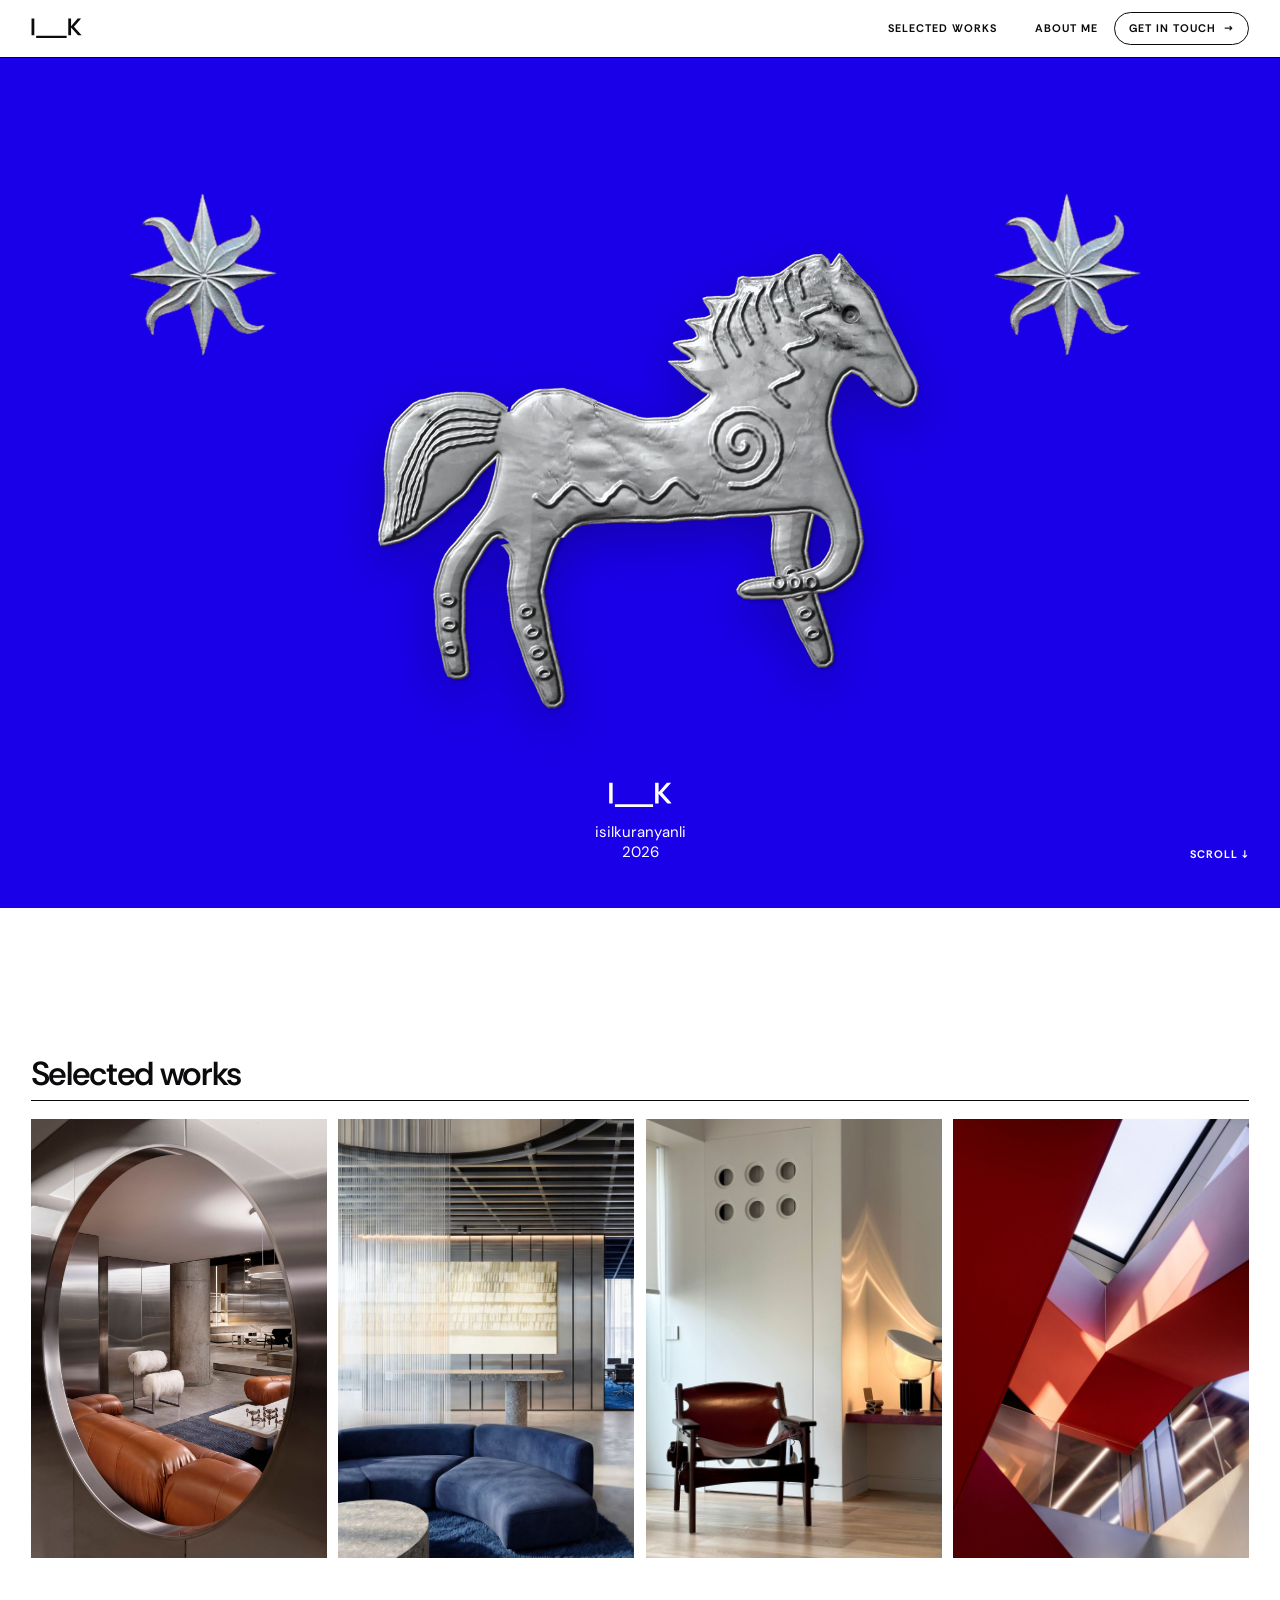
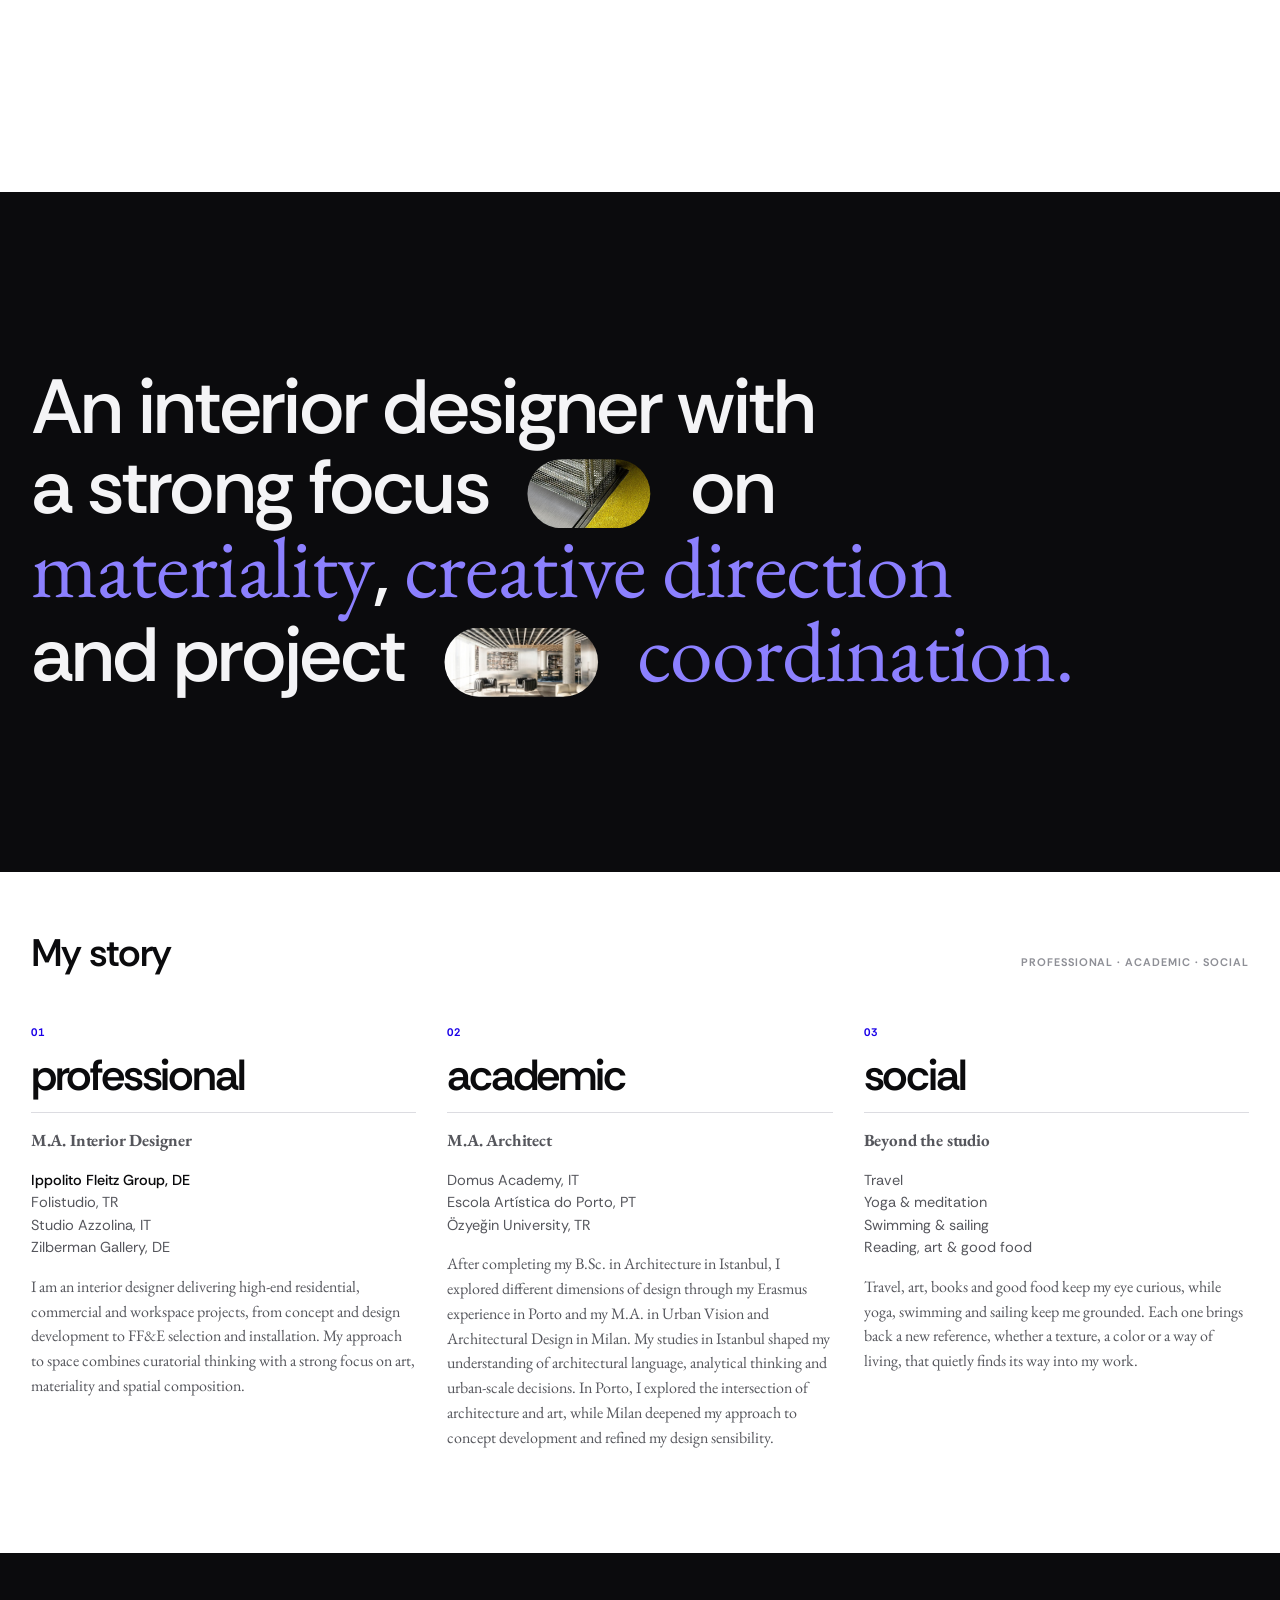
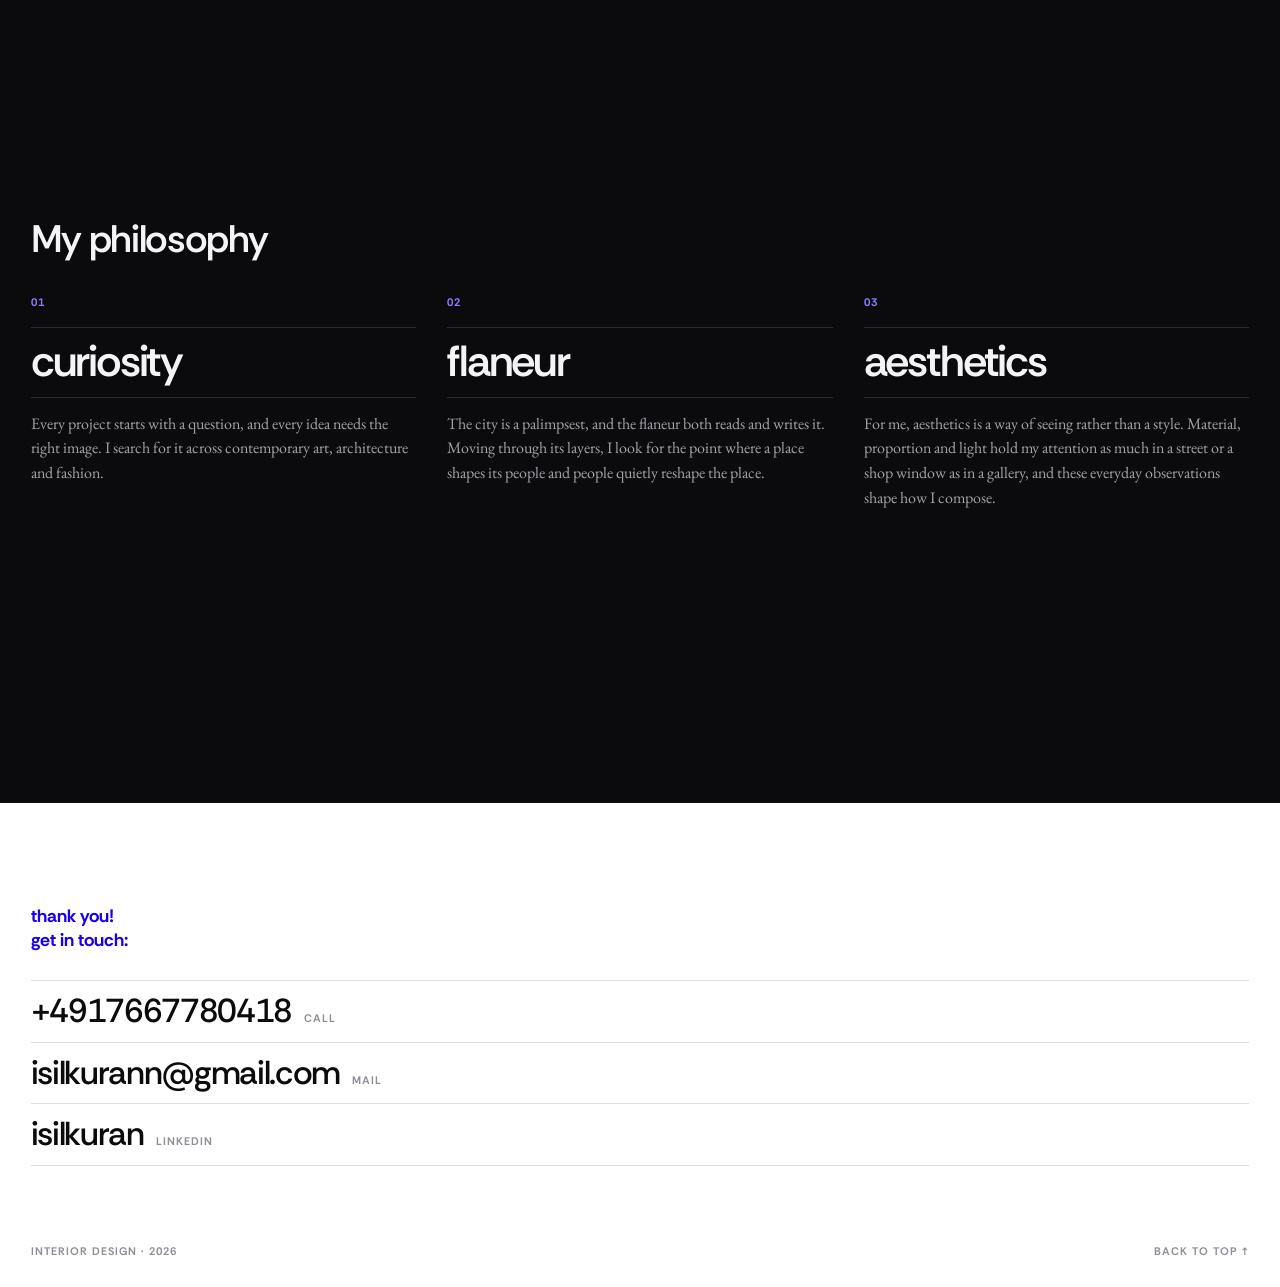
<file: index.html>
<!doctype html>
<html lang="en">
<head>
<meta charset="utf-8">
<meta name="viewport" content="width=device-width,initial-scale=1,viewport-fit=cover">
<title>ısılkuranyanlı · Interior Design Portfolio</title>
<meta name="description" content="Işıl Kuran Yanlı, interior designer. Selected works in retail, workplace and residential interiors.">
<link rel="preconnect" href="https://fonts.googleapis.com">
<link rel="preconnect" href="https://fonts.gstatic.com" crossorigin>
<link rel="stylesheet" href="https://fonts.googleapis.com/css2?family=Rethink+Sans:wght@400;500;600;700;800&family=DM+Sans:opsz,wght@9..40,400;9..40,800&family=EB+Garamond:ital,wght@0,400;0,500;1,400&display=swap">
<link rel="stylesheet" href="site.css">
<style>:root{color-scheme:light;padding-top:env(safe-area-inset-top,0px);padding-bottom:env(safe-area-inset-bottom,0px)}body{margin:0}img{max-width:100%}[hidden]{display:none!important}</style>
</head>
<body>
<nav class="nav" aria-label="Main">
  <div class="wrap in label">
    <a class="logo" href="index.html" aria-label="ısılkuranyanlı, home"><h1><svg class="logo-mark" viewBox="68.2 44.4 46.4 18.6" role="img" aria-label="ısılkuranyanlı"><path fill="currentColor" d="M 68.679688 60 L 68.679688 44.878906 L 71.210938 44.878906 L 71.210938 60 Z M 72.886719 62.5625 L 72.886719 60.578125 L 86.746094 60.578125 L 86.746094 62.5625 Z M 86.75 62.5625 L 86.75 60.578125 L 100.609375 60.578125 L 100.609375 62.5625 Z M 102.082031 60 L 102.082031 44.878906 L 104.613281 44.878906 L 104.613281 51.894531 L 110.648438 44.878906 L 113.757812 44.878906 L 107.257812 52.292969 L 114.199219 60 L 110.984375 60 L 104.613281 52.945312 L 104.613281 60 Z"/></svg></h1></a>
    <ul>
      <li><a href="#work">Selected works</a></li>
      <li><a href="#about">About me</a></li>
    </ul>
    <a class="pill" href="#contact">Get in touch <span class="ar">→</span></a>
  </div>
</nav>

<main>
  <section class="hz" id="hz" aria-label="Portfolio 2026">
    <div class="hz-stage" id="hzStage">
      <img class="hz-star" src="img/horse/star-l.webp" alt="" style="left:-4.751%;top:0.000%;width:17.496%">
      <img class="hz-star" src="img/horse/star-r.webp" alt="" style="left:79.663%;top:0.000%;width:15.631%">
      <img class="hz-horse" id="hzHorse" src="img/horse/h0.webp" alt="Hand-embossed silver tin horse with spiral and zigzag motifs, cut out like a collage" style="left:17.673%;top:12.069%;width:56.128%">
    </div>
    <div class="hz-brand">
      <svg class="hz-logo" viewBox="68.2 44.4 46.4 18.6" aria-hidden="true"><path fill="currentColor" d="M 68.679688 60 L 68.679688 44.878906 L 71.210938 44.878906 L 71.210938 60 Z M 72.886719 62.5625 L 72.886719 60.578125 L 86.746094 60.578125 L 86.746094 62.5625 Z M 86.75 62.5625 L 86.75 60.578125 L 100.609375 60.578125 L 100.609375 62.5625 Z M 102.082031 60 L 102.082031 44.878906 L 104.613281 44.878906 L 104.613281 51.894531 L 110.648438 44.878906 L 113.757812 44.878906 L 107.257812 52.292969 L 114.199219 60 L 110.984375 60 L 104.613281 52.945312 L 104.613281 60 Z"/></svg>
      <p>isilkuranyanli<br>2026</p>
    </div>
    <a class="hz-scroll label" href="#work">Scroll ↓</a>
  </section>



  <section id="work" class="pjs wrap" aria-label="Selected works">
    <div class="pjs-h"><h2 class="pjs-title">Selected works</h2></div>
    <div class="pjs-grid">
      <a class="pj" id="w-mozaik" href="mozaik.html">
        <figure><img src="img/cover-02.jpg" alt="Mozaik Design Showroom seen through a stainless steel circular opening" style="object-position:50% 50%"></figure>
        <div class="pj-cap">
          <span class="pj-n label">01</span>
          <h3 class="pj-t">Mozaik Design Showroom</h3>
          <span class="pj-m">Retail · Istanbul</span>
          <span class="pj-y label">2023–2025</span>
        </div>
      </a>
      <a class="pj" id="w-abdi-ibrahim" href="abdi-ibrahim.html">
        <figure><img src="img/cover-01.jpg" alt="Abdi Ibrahim workplace lounge with blue curved sofa and glass tube partition" style="object-position:30% 50%"></figure>
        <div class="pj-cap">
          <span class="pj-n label">02</span>
          <h3 class="pj-t">Abdi Ibrahim Workplace</h3>
          <span class="pj-m">Workplace · Istanbul</span>
          <span class="pj-y label">2026–ongoing</span>
        </div>
      </a>
      <a class="pj" id="w-kanyon" href="kanyon.html">
        <figure><img src="img/cover-03.jpg" alt="Kanyon Residence leather armchair beside a glowing table lamp" style="object-position:50% 50%"></figure>
        <div class="pj-cap">
          <span class="pj-n label">03</span>
          <h3 class="pj-t">Kanyon Residence</h3>
          <span class="pj-m">Residence · Istanbul</span>
          <span class="pj-y label">2022–2023</span>
        </div>
      </a>
      <a class="pj" id="w-publicis" href="publicis.html">
        <figure><img src="img/cover-04.jpg" alt="Publicis Group HQ red stair void under a skylight" style="object-position:50% 50%"></figure>
        <div class="pj-cap">
          <span class="pj-n label">04</span>
          <h3 class="pj-t">Publicis Group HQ</h3>
          <span class="pj-m">Workplace · Shanghai</span>
          <span class="pj-y label">2024</span>
        </div>
      </a>
    </div>
  </section>


  <!-- ===== ABOUT ===== -->
  <section id="about" aria-label="About me">
  <div class="dark about-stmt" role="region" aria-label="Statement">
    <div class="wrap statement">
      <p>An interior designer with a strong focus <span class="inl a"><img src="img/statement-a.jpg" alt=""></span> on <em>materiality</em>, <em>creative direction</em> and project <span class="inl b"><img src="img/statement-b.jpg" alt=""></span> <em>coordination.</em></p>
    </div>
  </div>
    <div class="wrap">


      <div class="part"><h3>My story</h3><span class="label">professional · academic · social</span></div>
      <div class="cols">
        <div class="col">
          <span class="label ix">01</span>
          <p class="word">professional</p>
          <p class="role">M.A. Interior Designer</p>
          <ul><li class="lead">Ippolito Fleitz Group, DE</li><li>Folistudio, TR</li><li>Studio Azzolina, IT</li><li>Zilberman Gallery, DE</li></ul>
          <p>I am an interior designer delivering high-end residential, commercial and workspace projects, from concept and design development to FF&amp;E selection and installation. My approach to space combines curatorial thinking with a strong focus on art, materiality and spatial composition.</p>
        </div>
        <div class="col">
          <span class="label ix">02</span>
          <p class="word">academic</p>
          <p class="role">M.A. Architect</p>
          <ul><li>Domus Academy, IT</li><li>Escola Artística do Porto, PT</li><li>Özyeğin University, TR</li></ul>
          <p>After completing my B.Sc. in Architecture in Istanbul, I explored different dimensions of design through my Erasmus experience in Porto and my M.A. in Urban Vision and Architectural Design in Milan. My studies in Istanbul shaped my understanding of architectural language, analytical thinking and urban-scale decisions. In Porto, I explored the intersection of architecture and art, while Milan deepened my approach to concept development and refined my design sensibility.</p>
        </div>
        <div class="col">
          <span class="label ix">03</span>
          <p class="word">social</p>
          <p class="role">Beyond the studio</p>
          <ul><li>Travel</li><li>Yoga &amp; meditation</li><li>Swimming &amp; sailing</li><li>Reading, art &amp; good food</li></ul>
          <p>Travel, art, books and good food keep my eye curious, while yoga, swimming and sailing keep me grounded. Each one brings back a new reference, whether a texture, a color or a way of living, that quietly finds its way into my work.</p>
        </div>
      </div>
    </div>

    <div class="dark">
      <div class="wrap philo">
        <div class="part part-plain"><h3>My philosophy</h3></div>
        <div class="cols">
          <div class="col">
            <span class="label ix">01</span>
            <p class="word">curiosity</p>
            <p>Every project starts with a question, and every idea needs the right image. I search for it across contemporary art, architecture and fashion.</p>
          </div>
          <div class="col">
            <span class="label ix">02</span>
            <p class="word">flaneur</p>
            <p>The city is a palimpsest, and the flaneur both reads and writes it. Moving through its layers, I look for the point where a place shapes its people and people quietly reshape the place.</p>
          </div>
          <div class="col">
            <span class="label ix">03</span>
            <p class="word">aesthetics</p>
            <p>For me, aesthetics is a way of seeing rather than a style. Material, proportion and light hold my attention as much in a street or a shop window as in a gallery, and these everyday observations shape how I compose.</p>
          </div>
        </div>
      </div>
    </div>
  </section>

  <section class="wrap contact" id="contact" aria-label="Contact">
    <p class="hi">thank you!<br>get in touch:</p>
    <ul>
      <li><span class="v">+4917667780418</span><span class="k label">Call</span></li>
      <li><span class="v">isilkurann@gmail.com</span><span class="k label">Mail</span></li>
      <li><a class="v" href="https://www.linkedin.com/in/isilkuran" target="_blank" rel="noopener" data-cur="Open">isilkuran</a><span class="k label">LinkedIn</span></li>
    </ul>
    <div class="foot label"><span>Interior design · 2026</span><a href="#top" onclick="window.scrollTo({top:0});return false;">Back to top ↑</a></div>
  </section>
</main>

<div class="cur label" aria-hidden="true"><span id="curTxt">View</span></div>

<script src="site.js"></script>
</body>
</html>
</file>
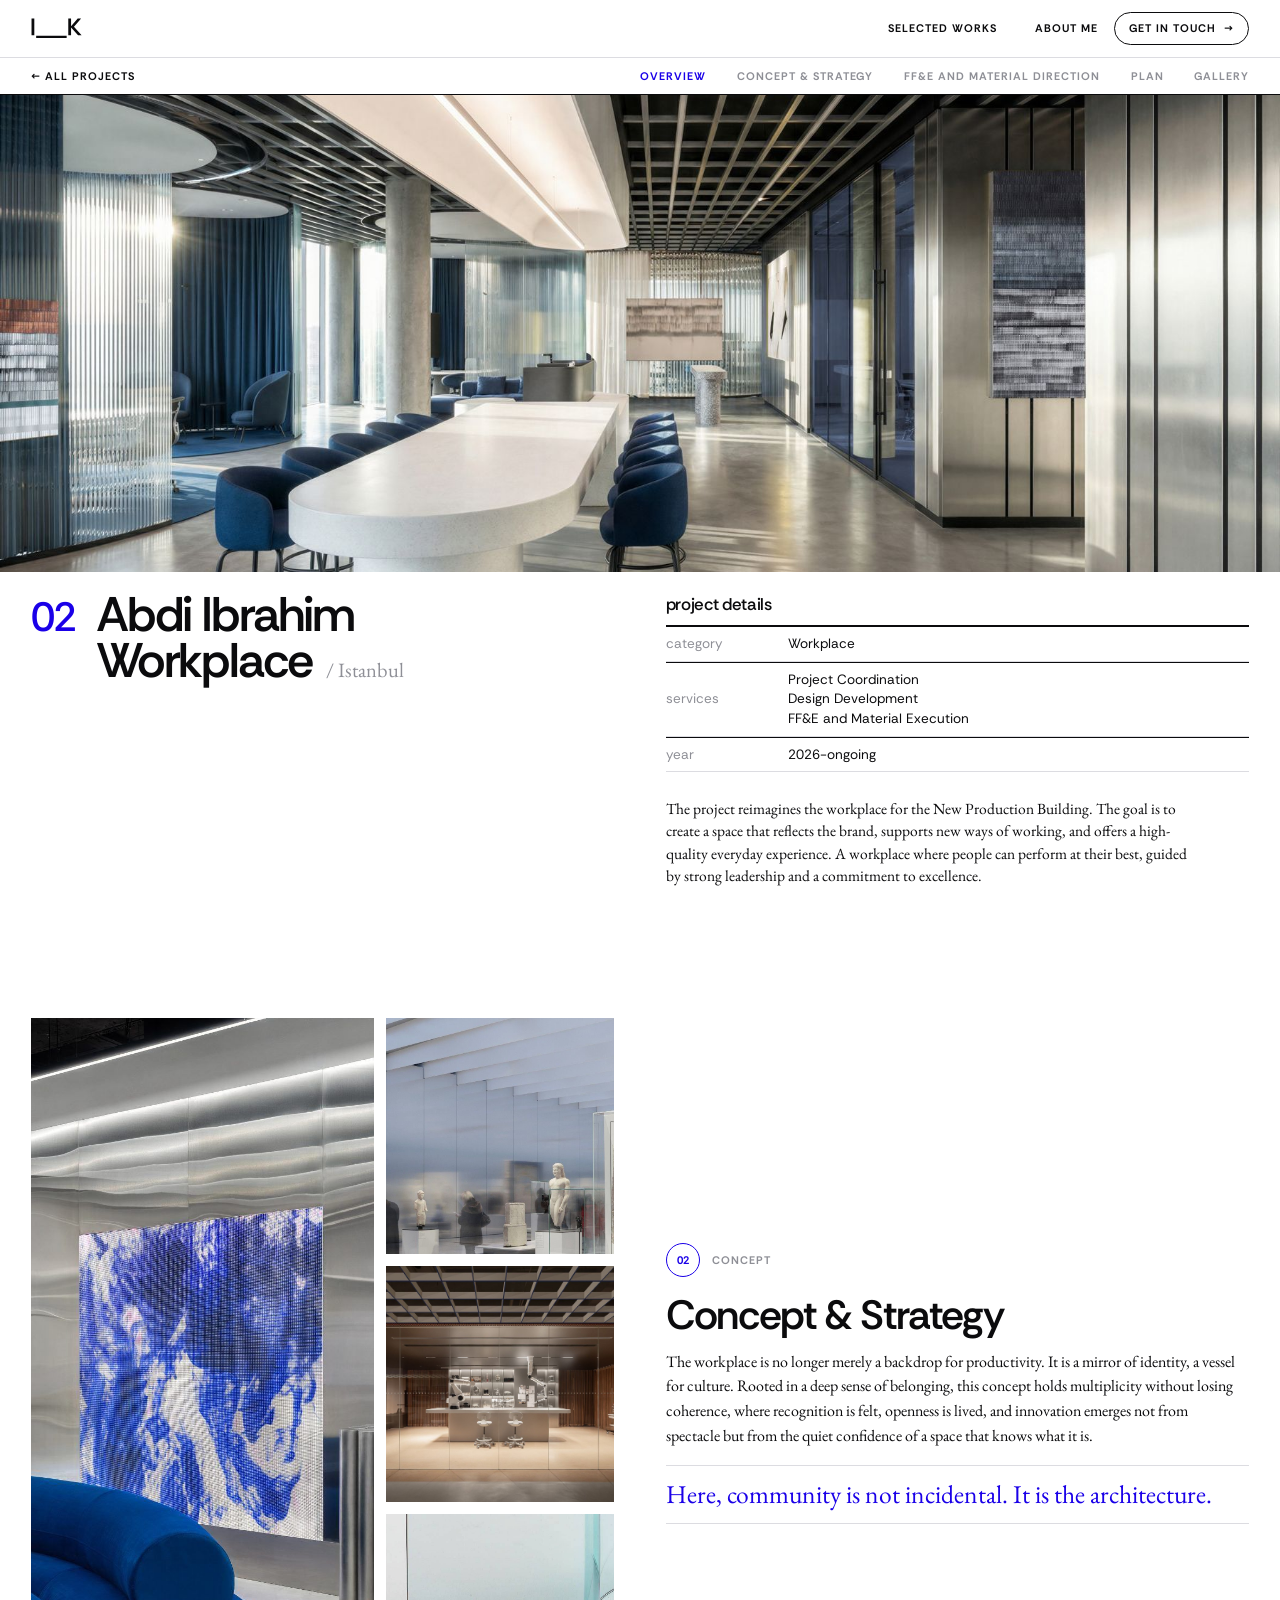
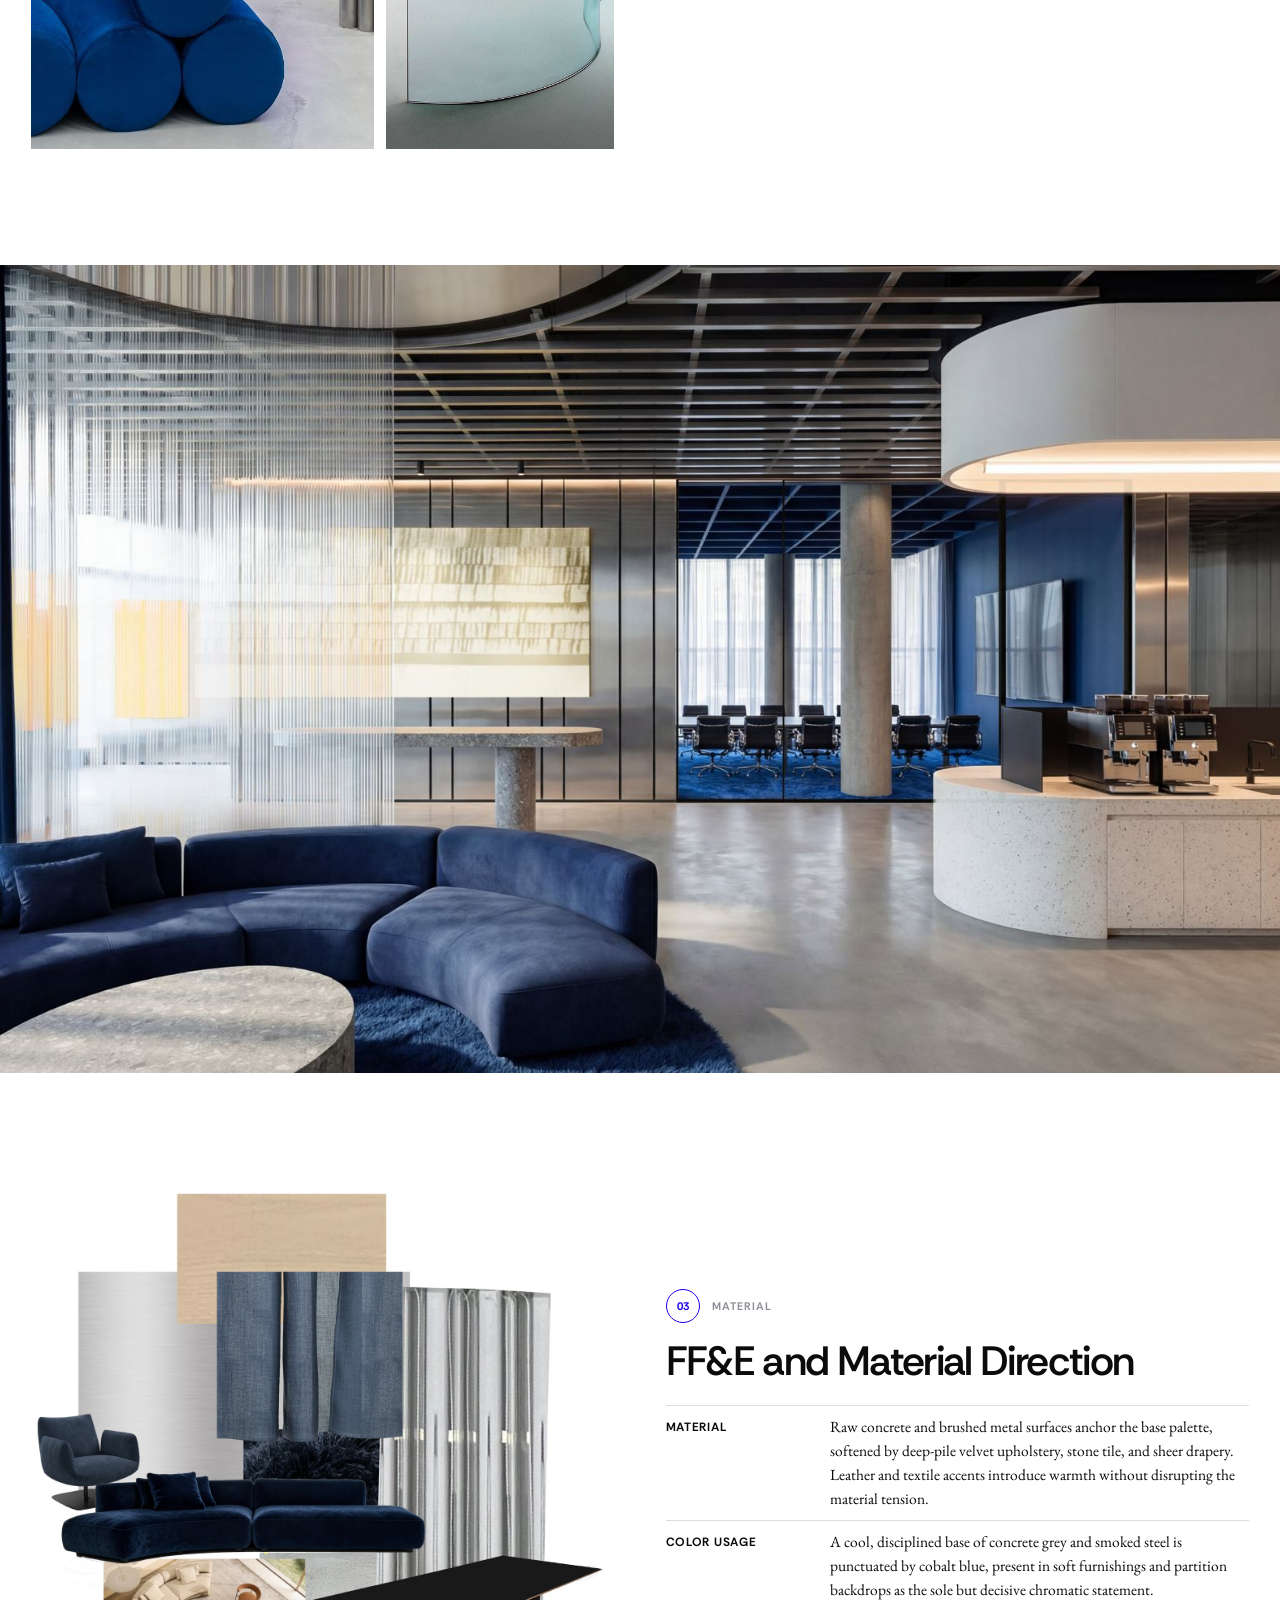
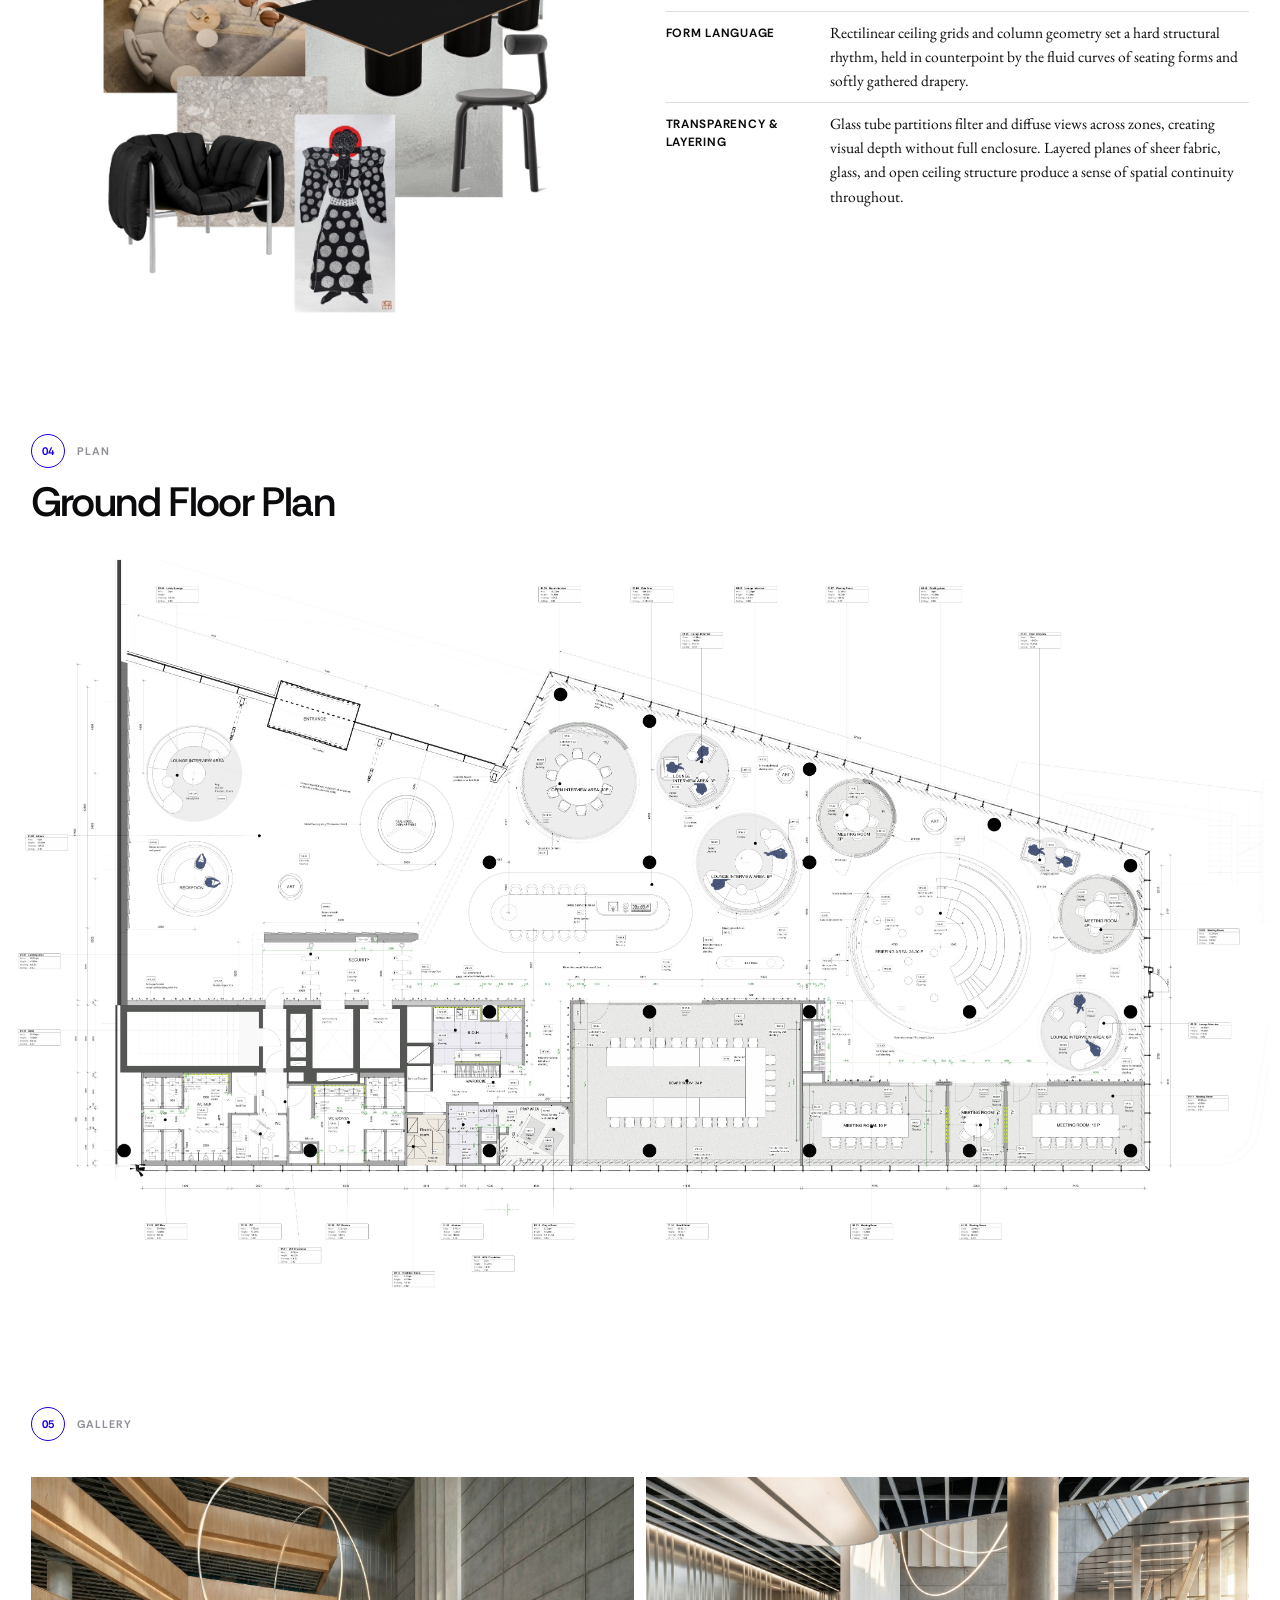
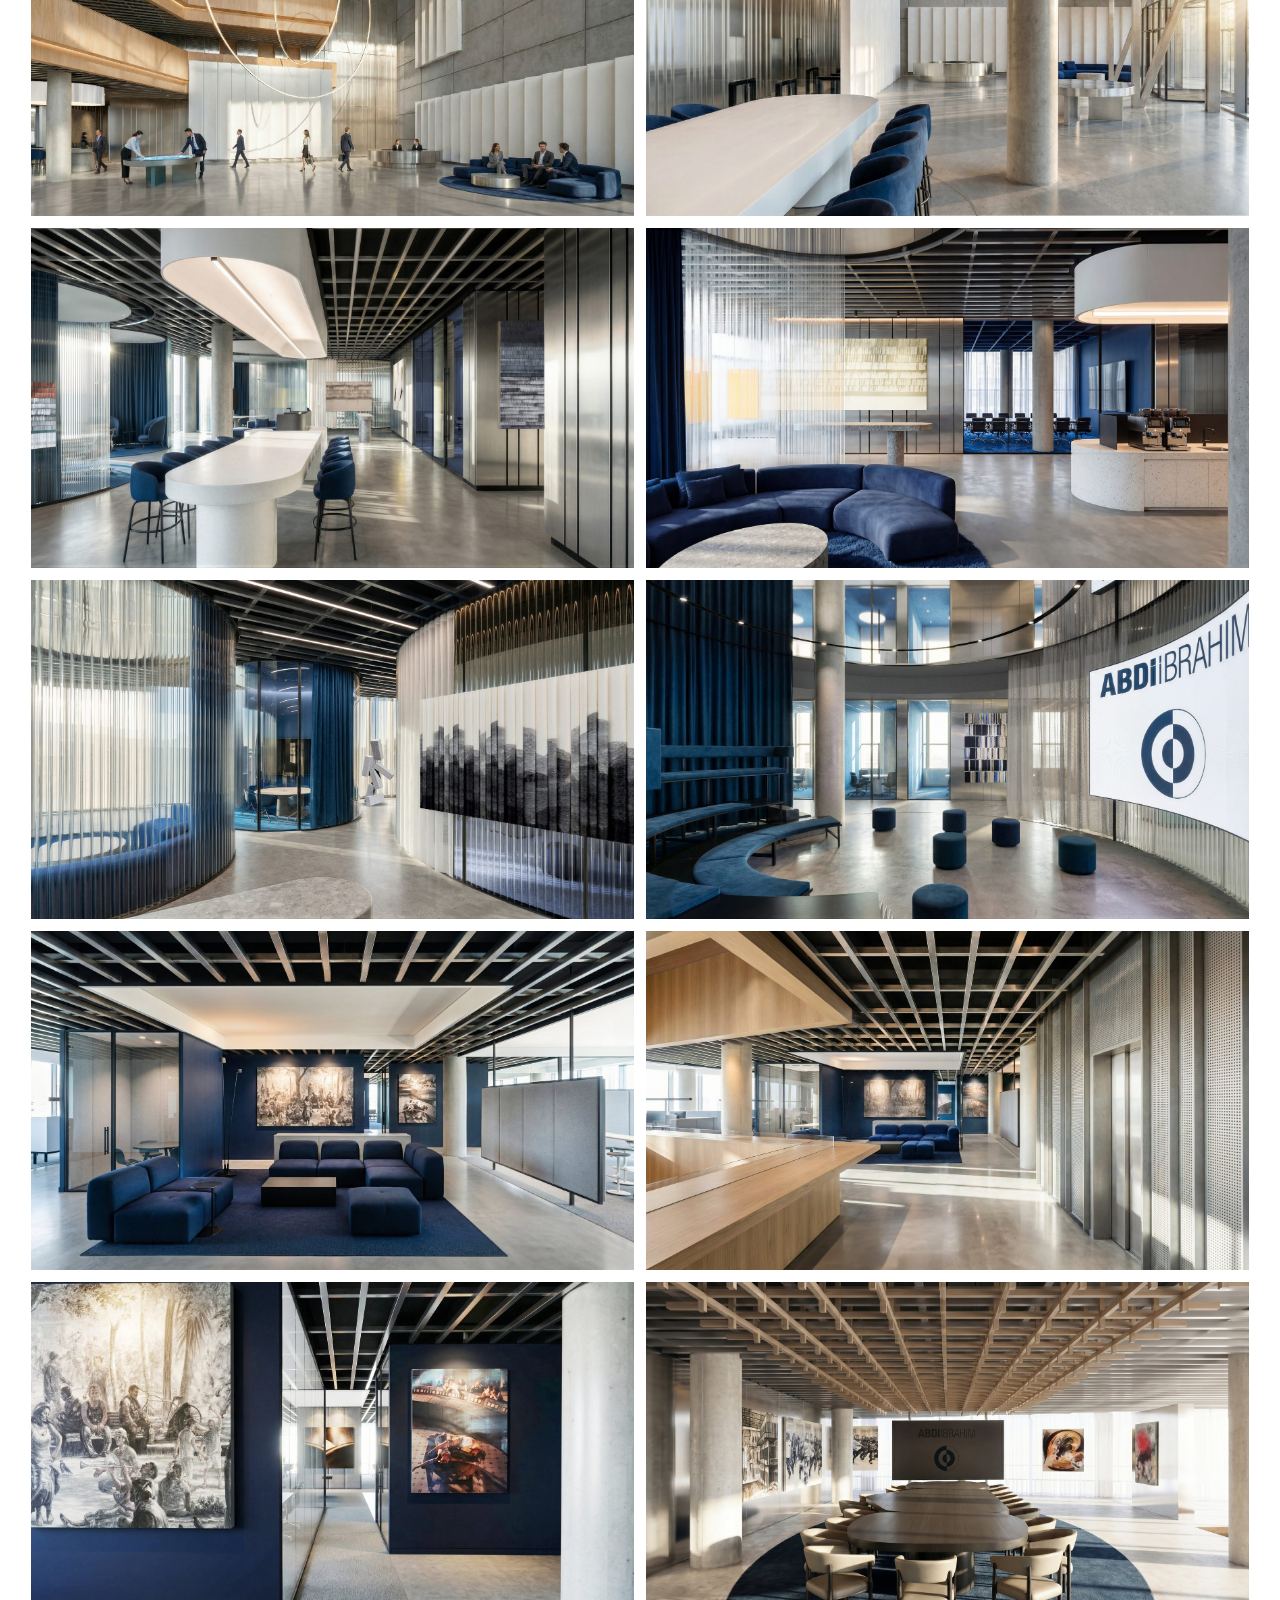
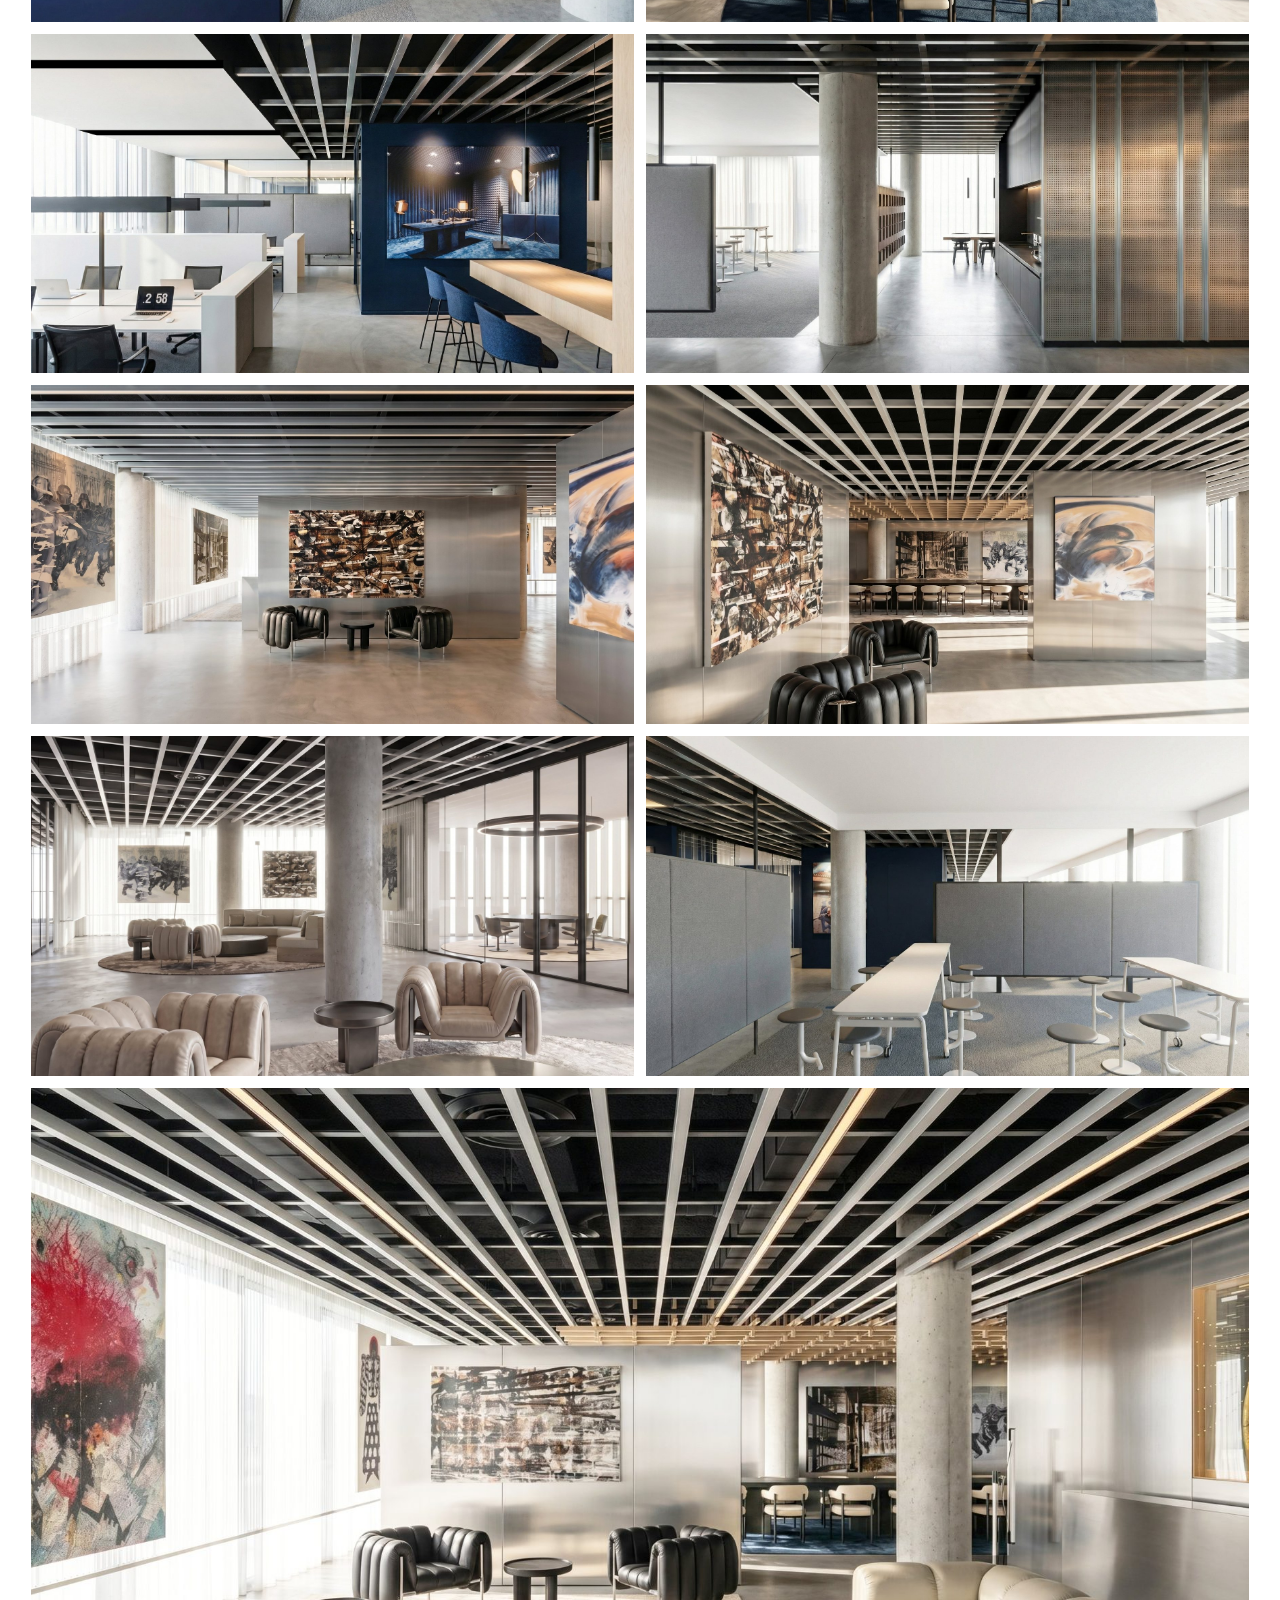
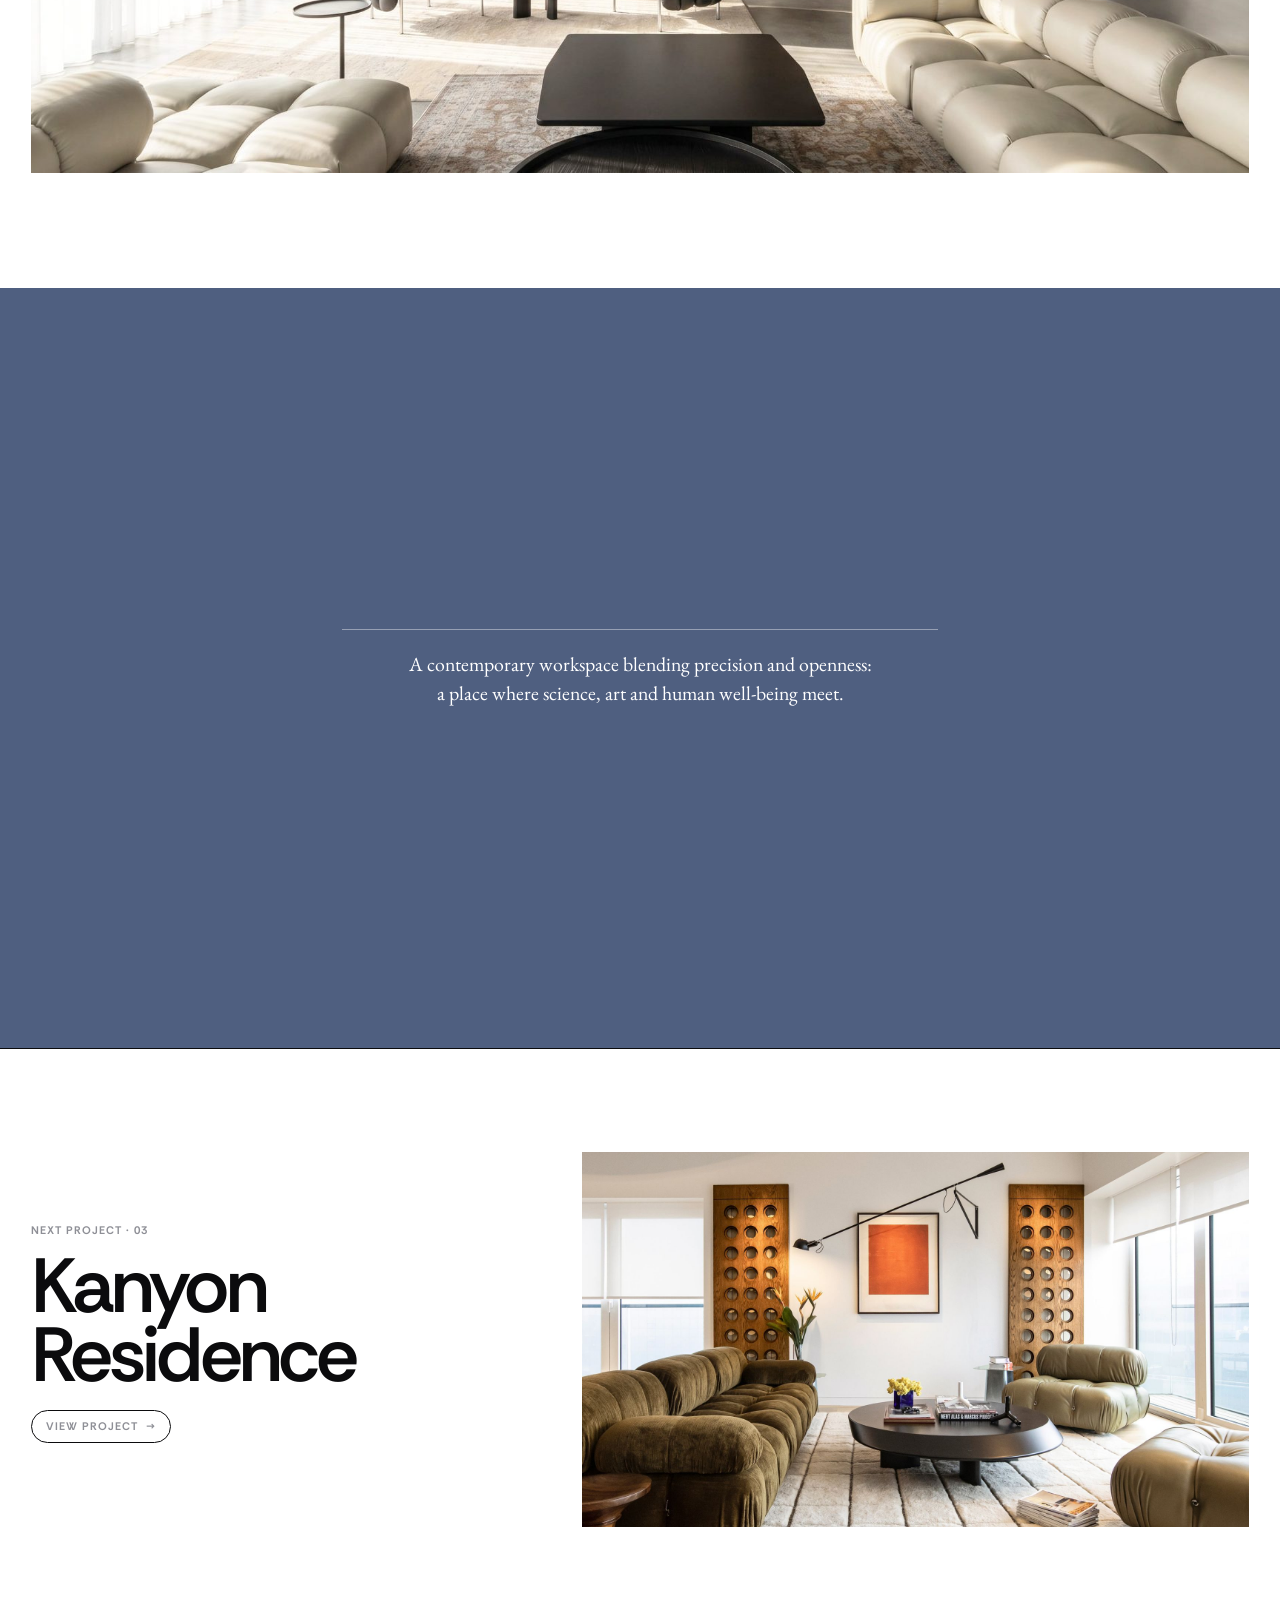
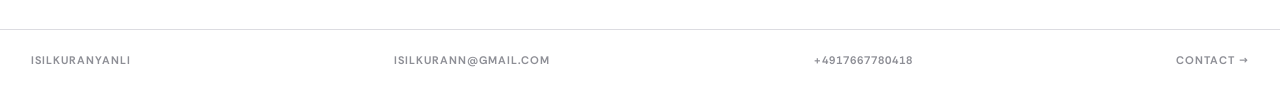
<file: abdi-ibrahim.html>
<!doctype html>
<html lang="en"><head><meta charset="utf-8"><meta name="viewport" content="width=device-width,initial-scale=1,viewport-fit=cover">
<title>Abdi Ibrahim Workplace</title>
<link rel="preconnect" href="https://fonts.googleapis.com">
<link rel="preconnect" href="https://fonts.gstatic.com" crossorigin>
<link rel="stylesheet" href="https://fonts.googleapis.com/css2?family=Rethink+Sans:wght@400;500;600;700;800&family=DM+Sans:opsz,wght@9..40,800&family=EB+Garamond:ital,wght@0,400;0,500;1,400&display=swap">
<link rel="stylesheet" href="site.css">
<style>:root{padding-top:env(safe-area-inset-top,0px);padding-bottom:env(safe-area-inset-bottom,0px)}body{margin:0}[hidden]{display:none!important}</style>
</head><body>
<nav class="nav" aria-label="Main">
  <div class="wrap in label">
    <a class="logo" href="index.html" aria-label="ısılkuranyanlı, home"><h1><svg class="logo-mark" viewBox="68.2 44.4 46.4 18.6" role="img" aria-label="ısılkuranyanlı"><path fill="currentColor" d="M 68.679688 60 L 68.679688 44.878906 L 71.210938 44.878906 L 71.210938 60 Z M 72.886719 62.5625 L 72.886719 60.578125 L 86.746094 60.578125 L 86.746094 62.5625 Z M 86.75 62.5625 L 86.75 60.578125 L 100.609375 60.578125 L 100.609375 62.5625 Z M 102.082031 60 L 102.082031 44.878906 L 104.613281 44.878906 L 104.613281 51.894531 L 110.648438 44.878906 L 113.757812 44.878906 L 107.257812 52.292969 L 114.199219 60 L 110.984375 60 L 104.613281 52.945312 L 104.613281 60 Z"/></svg></h1></a>
    <ul>
      <li><a href="index.html#work">Selected works</a></li>
      <li><a href="index.html#about">About me</a></li>
    </ul>
    <a class="pill" href="index.html#contact">Get in touch <span class="ar">→</span></a>
  </div>
  <div class="wrap sub label">
    <a class="back" href="index.html#work">← All projects</a>
    <a href="#overview">Overview</a>
    <a href="#concept">Concept &amp; Strategy</a>
    <a href="#ffe">FF&amp;E and Material Direction</a>
    <a href="#plan">Plan</a>
    <a href="#gallery">Gallery</a>
  </div>
</nav>
<main>
  <article class="chap" aria-labelledby="t02">

    
  <section id="overview" class="ov-big">
    <figure class="ch-open"><img src="img/a-hero.jpg" alt="Abdi Ibrahim workplace with long white table, blue chairs and fluted glass"></figure>
<div class="wrap ch-head">
      <div><div class="ch-num">02</div><h2 class="ch-title" id="t02">Abdi Ibrahim<br> Workplace <span class="city">/ Istanbul</span></h2></div>
      <dl class="facts">
        <div class="hd">project details</div>
        <div class="row"><dt>category</dt><dd>Workplace</dd></div>
        <div class="row"><dt>services</dt><dd>Project Coordination<br>Design Development<br>FF&amp;E and Material Execution</dd></div>
        <div class="row"><dt>year</dt><dd>2026-ongoing</dd></div>
        <p class="desc">The project reimagines the workplace for the New Production Building. The goal is to create a space that reflects the brand, supports new ways of working, and offers a high-quality everyday experience. A workplace where people can perform at their best, guided by strong leadership and a commitment to excellence.</p>
      </dl>
    </div>
  </section>

  <section id="concept">
    <div class="wrap sp">
      <div class="m4">
        <figure><img src="img/a-mood-big.jpg" alt="Blue tubular sofa before a blue artwork"></figure>
        <figure><img src="img/a-mood1.jpg" alt="Mood image"></figure>
        <figure><img src="img/a-mood2.jpg" alt="Mood image"></figure>
        <figure><img src="img/a-mood3.jpg" alt="Mood image"></figure>
      </div>
      <div>
        <div class="feat-kicker label"><span class="feat-n">02</span><span>Concept</span></div>
        <h3>Concept &amp; Strategy</h3>
        <div class="prose"><p>The workplace is no longer merely a backdrop for productivity. It is a mirror of identity, a vessel for culture. Rooted in a deep sense of belonging, this concept holds multiplicity without losing coherence, where recognition is felt, openness is lived, and innovation emerges not from spectacle but from the quiet confidence of a space that knows what it is.</p></div>
        <blockquote class="feat-quote">Here, community is not incidental. It is the architecture.</blockquote>
      </div>
    </div>
  </section>

  <section id="community">
    <figure class="full screen"><img src="img/a-full.jpg" alt="Lounge with blue curved sofa, fluted glass, steel wall and blue boardroom"></figure>
  </section>

  <section id="ffe">
    <div class="wrap sp">
      <figure class="collage"><img src="img/a-ffe.jpg" alt="FF&amp;E moodboard with blue velvet sofa, armchair, black table, drapery, stone and artwork" style="object-fit:contain;height:auto"></figure>
      <div>
        <div class="feat-kicker label"><span class="feat-n">03</span><span>Material</span></div>
        <h3>FF&amp;E and Material Direction</h3>
        <dl class="notes">
          <div><dt>Material</dt><dd>Raw concrete and brushed metal surfaces anchor the base palette, softened by deep-pile velvet upholstery, stone tile, and sheer drapery. Leather and textile accents introduce warmth without disrupting the material tension.</dd></div>
          <div><dt>Color usage</dt><dd>A cool, disciplined base of concrete grey and smoked steel is punctuated by cobalt blue, present in soft furnishings and partition backdrops as the sole but decisive chromatic statement.</dd></div>
          <div><dt>Form language</dt><dd>Rectilinear ceiling grids and column geometry set a hard structural rhythm, held in counterpoint by the fluid curves of seating forms and softly gathered drapery.</dd></div>
          <div><dt>Transparency &amp; layering</dt><dd>Glass tube partitions filter and diffuse views across zones, creating visual depth without full enclosure. Layered planes of sheer fabric, glass, and open ceiling structure produce a sense of spatial continuity throughout.</dd></div>
        </dl>
      </div>
    </div>
  </section>

  <section id="plan">
    <div class="wrap plan-sec">
      <div class="plan-head">
        <div><div class="feat-kicker label"><span class="feat-n">04</span><span>Plan</span></div>
        <h3>Ground Floor Plan</h3></div>
      </div>
    </div>
    <figure class="plan-full"><img src="img/a-plan.jpg" width="4317" height="2528" alt="Ground floor plan with reception, lounge interview areas, briefing amphitheatre, boardroom and meeting rooms"></figure>
  </section>

  <section id="gallery">
    <div class="wrap gal-head"><div class="feat-kicker label"><span class="feat-n">05</span><span>Gallery</span></div></div>
    <div class="wrap mgal">
      <div class="gduo">
        <figure><img src="img/ag-01.jpg" alt="Full-height atrium with suspended ring lights and people crossing" loading="lazy"></figure>
        <figure><img src="img/ag-02.jpg" alt="Long white table with blue stools beside a concrete column" loading="lazy"></figure>
        <figure><img src="img/ag-06.jpg" alt="White bar table with blue stools under a linear ceiling" loading="lazy"></figure>
        <figure><img src="img/ag-03.jpg" alt="Curved blue sofa lounge with coffee bar and fluted glass" loading="lazy"></figure>
        <figure><img src="img/ag-04.jpg" alt="Curved fluted glass rooms with blue curtain and artwork" loading="lazy"></figure>
        <figure><img src="img/ag-05.jpg" alt="Amphitheatre steps with blue poufs and Abdi Ibrahim screen" loading="lazy"></figure>
        <figure><img src="img/ag-08.jpg" alt="Blue lounge with modular sofas and two artworks" loading="lazy"></figure>
        <figure><img src="img/ag-07.jpg" alt="Oak stair landing looking into a blue lounge" loading="lazy"></figure>
        <figure><img src="img/ag-09.jpg" alt="Blue walls with large artworks along a glass corridor" loading="lazy"></figure>
        <figure><img src="img/ag-11.jpg" alt="Boardroom under a wooden ceiling grid with Abdi Ibrahim screen" loading="lazy"></figure>
        <figure><img src="img/ag-10.jpg" alt="Open desks beside a blue meeting box with artwork" loading="lazy"></figure>
        <figure><img src="img/ag-17.jpg" alt="Concrete column and brushed steel pantry" loading="lazy"></figure>
        <figure><img src="img/ag-13.jpg" alt="Black puff chairs before a collage artwork on a steel wall" loading="lazy"></figure>
        <figure><img src="img/ag-14.jpg" alt="Black leather chairs with view into the boardroom" loading="lazy"></figure>
        <figure><img src="img/ag-16.jpg" alt="Beige lounge with round glass meeting room behind" loading="lazy"></figure>
        <figure><img src="img/ag-18.jpg" alt="Grey acoustic panels with white tables and stools" loading="lazy"></figure>
      </div>
      <figure class="wide"><img src="img/ag-12.jpg" alt="Cream sofas and black chairs among expressive paintings" loading="lazy"></figure>
    </div>
    <div class="moz-end abdi solo">
      <p>A contemporary workspace blending precision and openness: a place where science, art and human well-being meet.</p>
    </div>
  </section>

  </article>

  <a class="wrap next" href="kanyon.html" data-cur="Next">
    <div><div class="label">Next project · 03</div><h2>Kanyon Residence</h2><span class="pill label">View project <span class="ar">→</span></span></div>
    <figure><img src="img/k-living.jpg" alt="Kanyon Residence living room with olive sofa and perforated oak panels"></figure>
  </a>

  <footer class="wrap minifoot label">
    <a href="index.html">ısılkuranyanlı</a>
    <span>isilkurann@gmail.com</span>
    <span>+4917667780418</span>
    <a href="index.html#contact">Contact →</a>
  </footer>
</main>
<div class="lb" id="lb" hidden role="dialog" aria-modal="true" aria-label="Drawing"><button type="button" class="lb-x label" id="lbX">Close ✕</button><div class="lb-in" id="lbIn"><img id="lbImg" alt=""></div><span class="lb-tip label">Select drawing to zoom</span></div>
<div class="cur label" aria-hidden="true"><span id="curTxt">View</span></div>
<script src="site.js"></script>
</body></html>
</file>
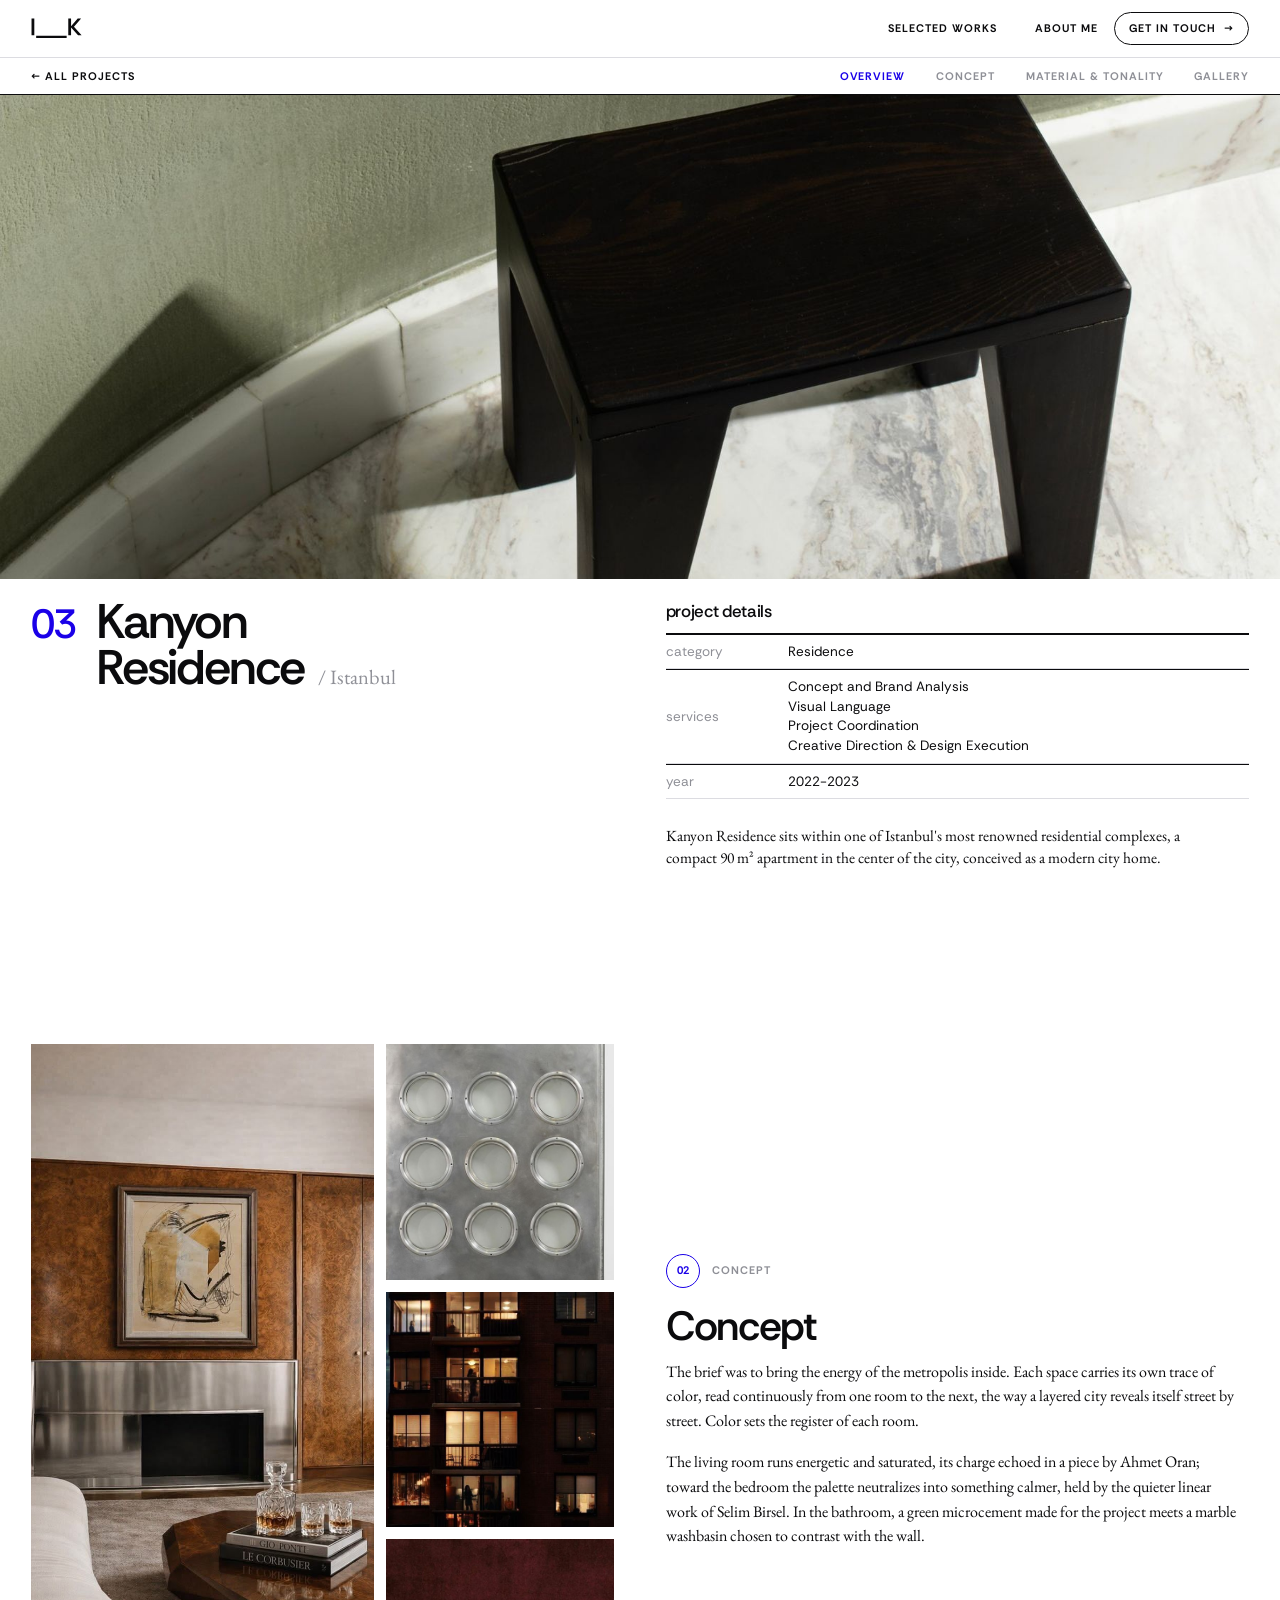
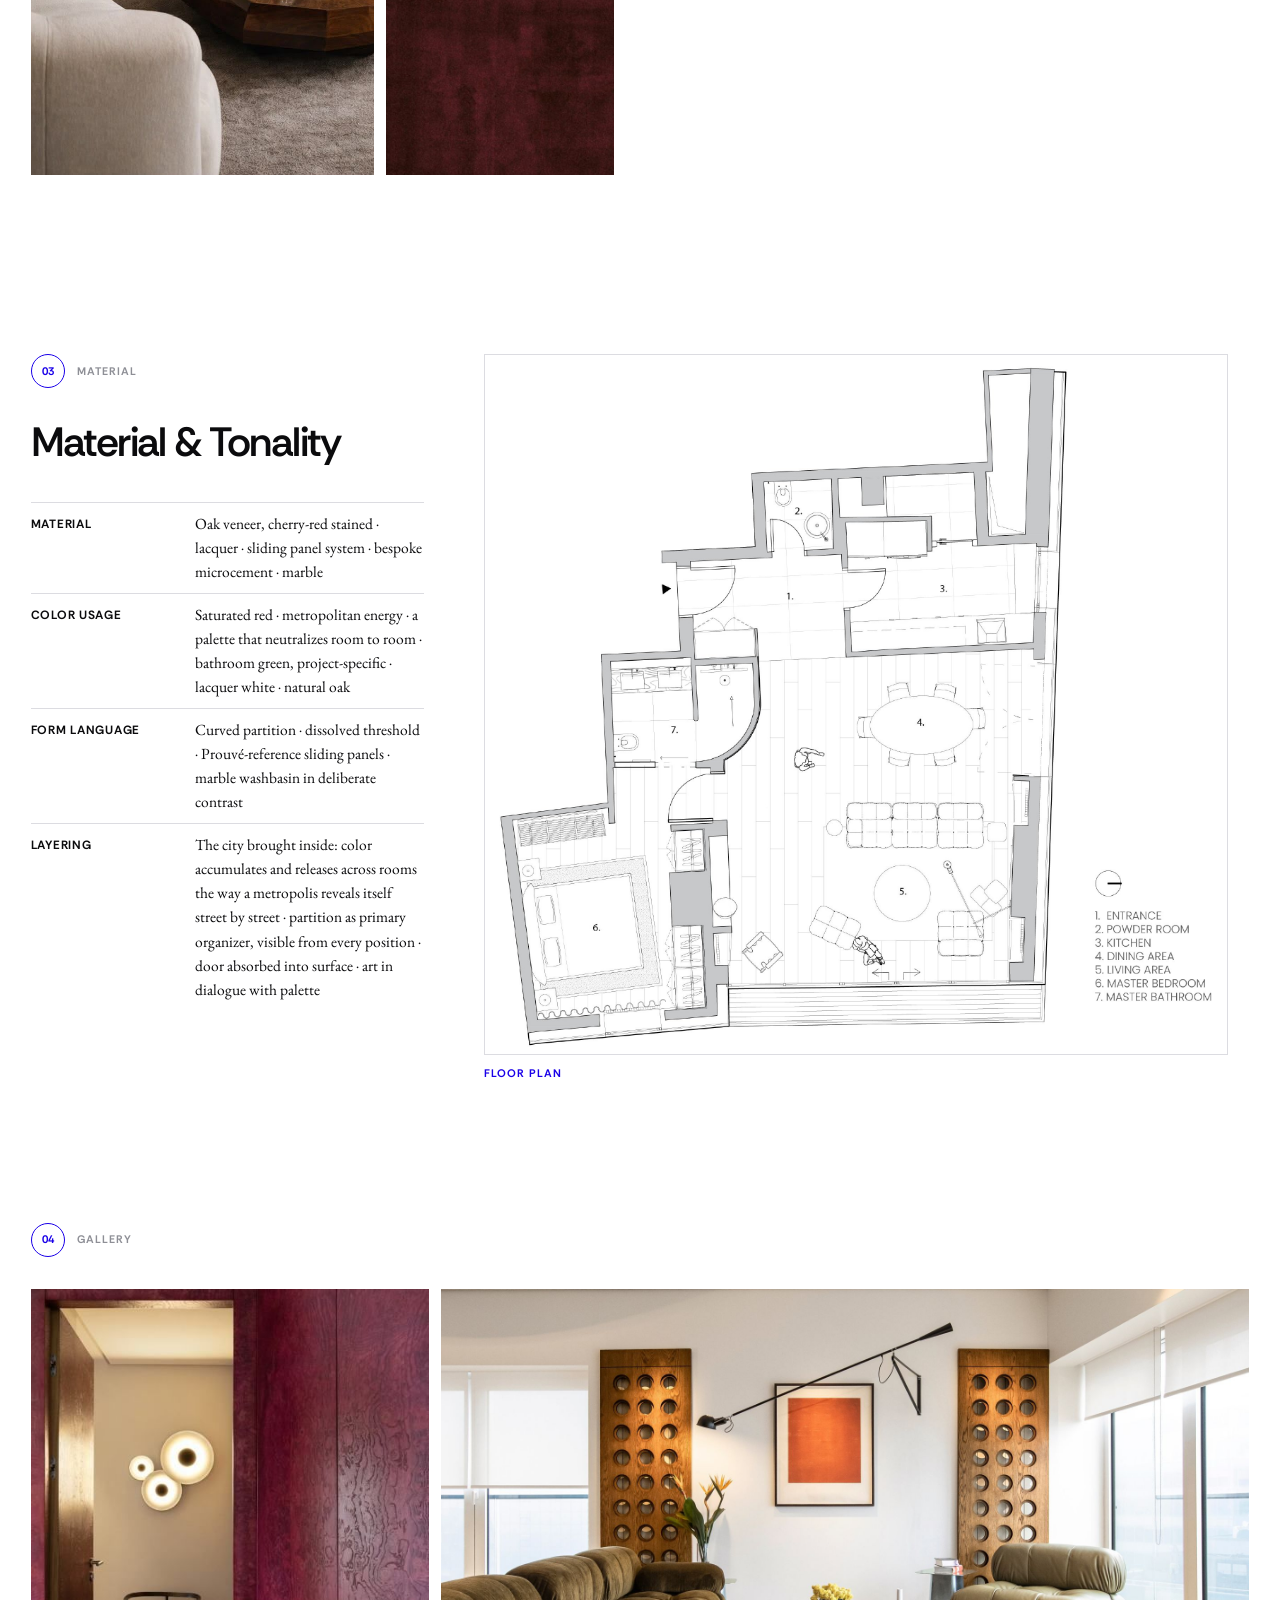
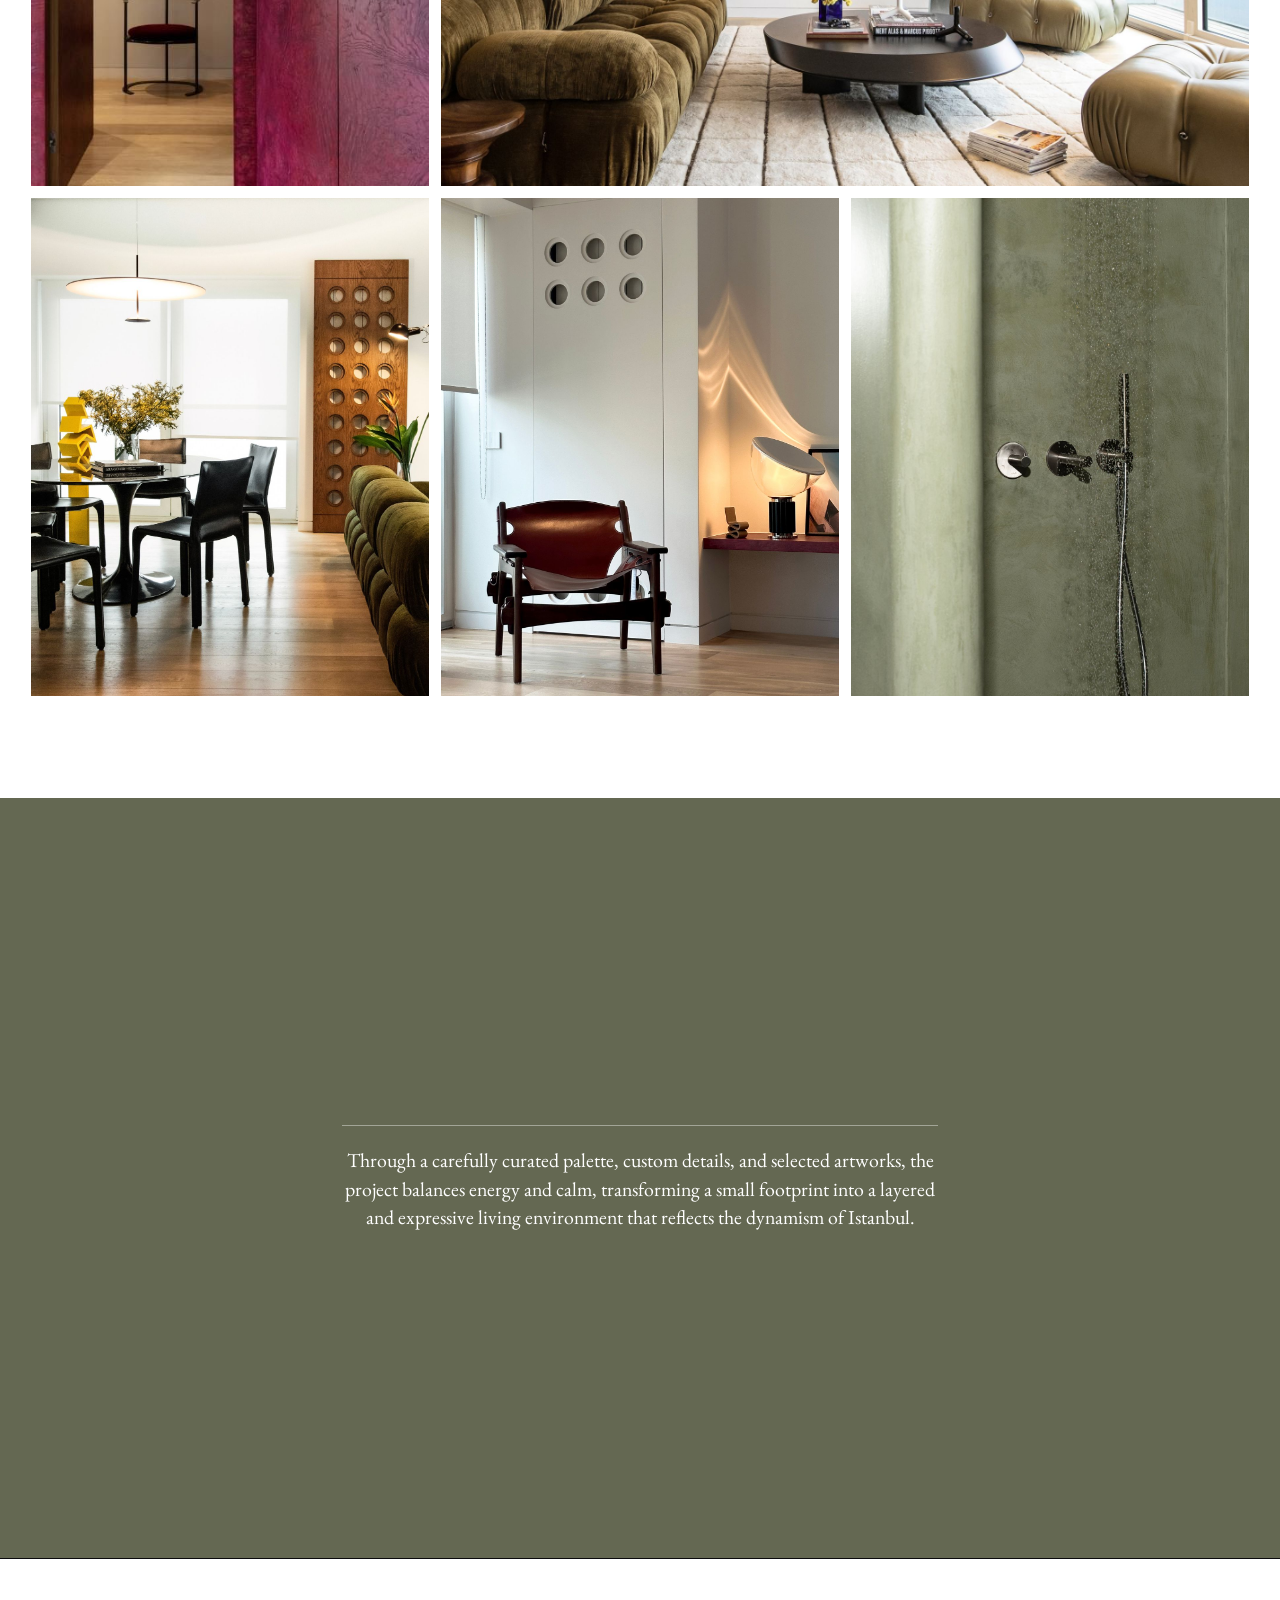
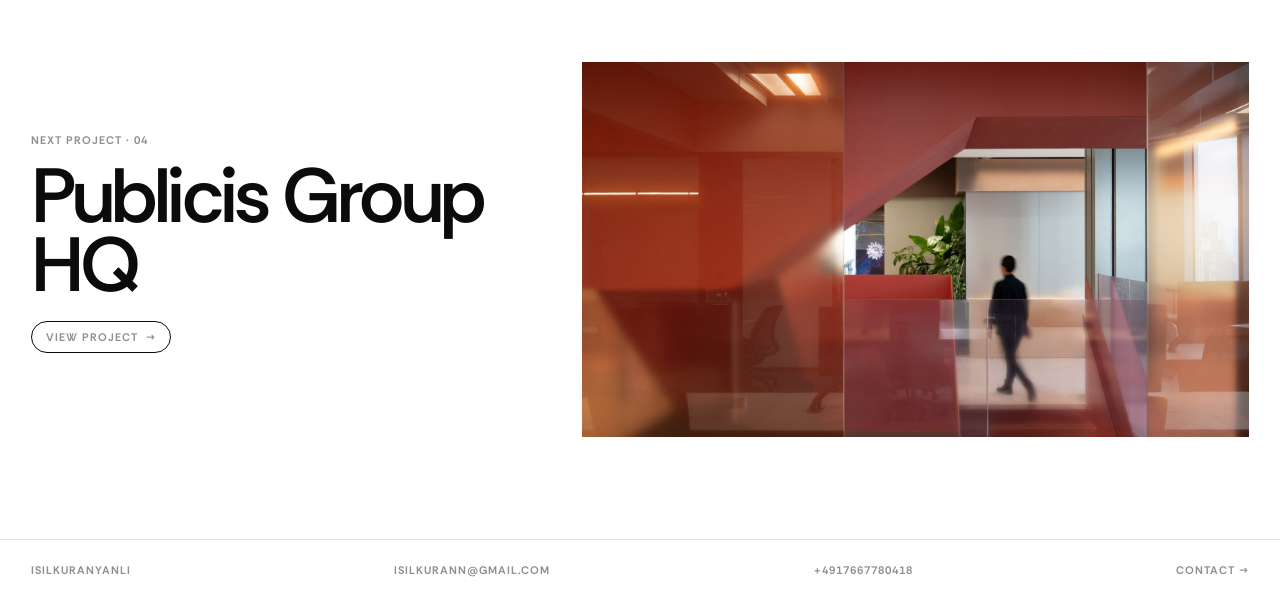
<file: kanyon.html>
<!doctype html>
<html lang="en"><head><meta charset="utf-8"><meta name="viewport" content="width=device-width,initial-scale=1,viewport-fit=cover">
<title>Kanyon Residence</title>
<link rel="preconnect" href="https://fonts.googleapis.com">
<link rel="preconnect" href="https://fonts.gstatic.com" crossorigin>
<link rel="stylesheet" href="https://fonts.googleapis.com/css2?family=Rethink+Sans:wght@400;500;600;700;800&family=DM+Sans:opsz,wght@9..40,800&family=EB+Garamond:ital,wght@0,400;0,500;1,400&display=swap">
<link rel="stylesheet" href="site.css">
<style>:root{padding-top:env(safe-area-inset-top,0px);padding-bottom:env(safe-area-inset-bottom,0px)}body{margin:0}[hidden]{display:none!important}</style>
</head><body>
<nav class="nav" aria-label="Main">
  <div class="wrap in label">
    <a class="logo" href="index.html" aria-label="ısılkuranyanlı, home"><h1><svg class="logo-mark" viewBox="68.2 44.4 46.4 18.6" role="img" aria-label="ısılkuranyanlı"><path fill="currentColor" d="M 68.679688 60 L 68.679688 44.878906 L 71.210938 44.878906 L 71.210938 60 Z M 72.886719 62.5625 L 72.886719 60.578125 L 86.746094 60.578125 L 86.746094 62.5625 Z M 86.75 62.5625 L 86.75 60.578125 L 100.609375 60.578125 L 100.609375 62.5625 Z M 102.082031 60 L 102.082031 44.878906 L 104.613281 44.878906 L 104.613281 51.894531 L 110.648438 44.878906 L 113.757812 44.878906 L 107.257812 52.292969 L 114.199219 60 L 110.984375 60 L 104.613281 52.945312 L 104.613281 60 Z"/></svg></h1></a>
    <ul>
      <li><a href="index.html#work">Selected works</a></li>
      <li><a href="index.html#about">About me</a></li>
    </ul>
    <a class="pill" href="index.html#contact">Get in touch <span class="ar">→</span></a>
  </div>
  <div class="wrap sub label">
    <a class="back" href="index.html#work">← All projects</a>
    <a href="#overview">Overview</a>
    <a href="#concept">Concept</a>
    <a href="#material">Material &amp; Tonality</a>
    <a href="#gallery">Gallery</a>
  </div>
</nav>
<main>
  <article class="chap" aria-labelledby="t03">

    
  <section id="overview" class="ov-big">
    <figure class="ch-open"><img src="img/k-hero.jpg" alt="Dark wooden stool on marble against green plaster" style="object-position:50% 65%"></figure>
<div class="wrap ch-head">
      <div><div class="ch-num">03</div><h2 class="ch-title" id="t03">Kanyon<br> Residence <span class="city">/ Istanbul</span></h2></div>
      <dl class="facts">
        <div class="hd">project details</div>
        <div class="row"><dt>category</dt><dd>Residence</dd></div>
        <div class="row"><dt>services</dt><dd>Concept and Brand Analysis<br>Visual Language<br>Project Coordination<br>Creative Direction &amp; Design Execution</dd></div>
        <div class="row"><dt>year</dt><dd>2022-2023</dd></div>
        <p class="desc">Kanyon Residence sits within one of Istanbul's most renowned residential complexes, a compact 90 m² apartment in the center of the city, conceived as a modern city home.</p>
      </dl>
    </div>
  </section>

  <section id="concept">
    <div class="wrap sp">
      <div class="m4">
        <figure><img src="img/k-mood-big.jpg" alt="Burl wood panelled living room with steel fireplace"></figure>
        <figure><img src="img/k-mood1-crop.jpg" alt="Brushed steel panel with nine porthole openings"></figure>
        <figure><img src="img/k-mood2.jpg" alt="Mood image"></figure>
        <figure><img src="img/k-mood3.jpg" alt="Mood image"></figure>
      </div>
      <div>
        <div class="feat-kicker label"><span class="feat-n">02</span><span>Concept</span></div>
        <h3>Concept</h3>
        <div class="prose"><p>The brief was to bring the energy of the metropolis inside. Each space carries its own trace of color, read continuously from one room to the next, the way a layered city reveals itself street by street. Color sets the register of each room.</p><p>The living room runs energetic and saturated, its charge echoed in a piece by Ahmet Oran; toward the bedroom the palette neutralizes into something calmer, held by the quieter linear work of Selim Birsel. In the bathroom, a green microcement made for the project meets a marble washbasin chosen to contrast with the wall.</p></div>
      </div>
    </div>
  </section>

  <section id="material">
    <div class="wrap sp axo">
      <div class="axo-txt">
        <div class="feat-kicker label"><span class="feat-n">03</span><span>Material</span></div>
        <h3>Material &amp; Tonality</h3>
        <dl class="notes">
          <div><dt>Material</dt><dd>Oak veneer, cherry-red stained · lacquer · sliding panel system · bespoke microcement · marble</dd></div>
          <div><dt>Color usage</dt><dd>Saturated red · metropolitan energy · a palette that neutralizes room to room · bathroom green, project-specific · lacquer white · natural oak</dd></div>
          <div><dt>Form language</dt><dd>Curved partition · dissolved threshold · Prouvé-reference sliding panels · marble washbasin in deliberate contrast</dd></div>
          <div><dt>Layering</dt><dd>The city brought inside: color accumulates and releases across rooms the way a metropolis reveals itself street by street · partition as primary organizer, visible from every position · door absorbed into surface · art in dialogue with palette</dd></div>
        </dl>
      </div>
      <div class="axo-col">
        <div class="plan-wrap">
          <figure class="axo-fig">
            <div class="mag">
              <img src="img/k-plan.jpg" alt="Floor plan of the apartment with seven numbered rooms">
            </div>
          </figure>
          <span class="label axo-hint">Floor plan</span>
        </div>
      </div>
    </div>
  </section>

  <section id="gallery">
    <div class="wrap gal-head"><div class="feat-kicker label"><span class="feat-n">04</span><span>Gallery</span></div></div>
    <div class="wrap mgal">
      <div class="duo12">
        <figure><img src="img/k-hall.jpg" alt="Burgundy plaster hallway with wall lights"></figure>
        <figure><img src="img/k-living.jpg" alt="Living room with olive modular sofa, perforated oak panels and black coffee table"></figure>
      </div>
      <div class="trio">
        <figure><img src="img/k-dining.jpg" alt="Dining area with black chairs, yellow sculpture and oak panel"></figure>
        <figure><img src="img/k-chair.jpg" alt="Leather armchair, round wall openings and glowing table lamp"></figure>
        <figure><img src="img/k-shower.jpg" alt="Green microcement shower with steel fittings"></figure>
      </div>
    </div>
    <div class="moz-end kan solo">
      <p>Through a carefully curated palette, custom details, and selected artworks, the project balances energy and calm, transforming a small footprint into a layered and expressive living environment that reflects the dynamism of Istanbul.</p>
    </div>
  </section>

  </article>

  <a class="wrap next" href="publicis.html" data-cur="Next">
    <div><div class="label">Next project · 04</div><h2>Publicis Group HQ</h2><span class="pill label">View project <span class="ar">→</span></span></div>
    <figure><img src="img/p-hero.jpg" alt="Publicis Group HQ office with red glass partitions and a person walking"></figure>
  </a>

  <footer class="wrap minifoot label">
    <a href="index.html">ısılkuranyanlı</a>
    <span>isilkurann@gmail.com</span>
    <span>+4917667780418</span>
    <a href="index.html#contact">Contact →</a>
  </footer>
</main>
<div class="cur label" aria-hidden="true"><span id="curTxt">View</span></div>
<script src="site.js"></script>
</body></html>
</file>
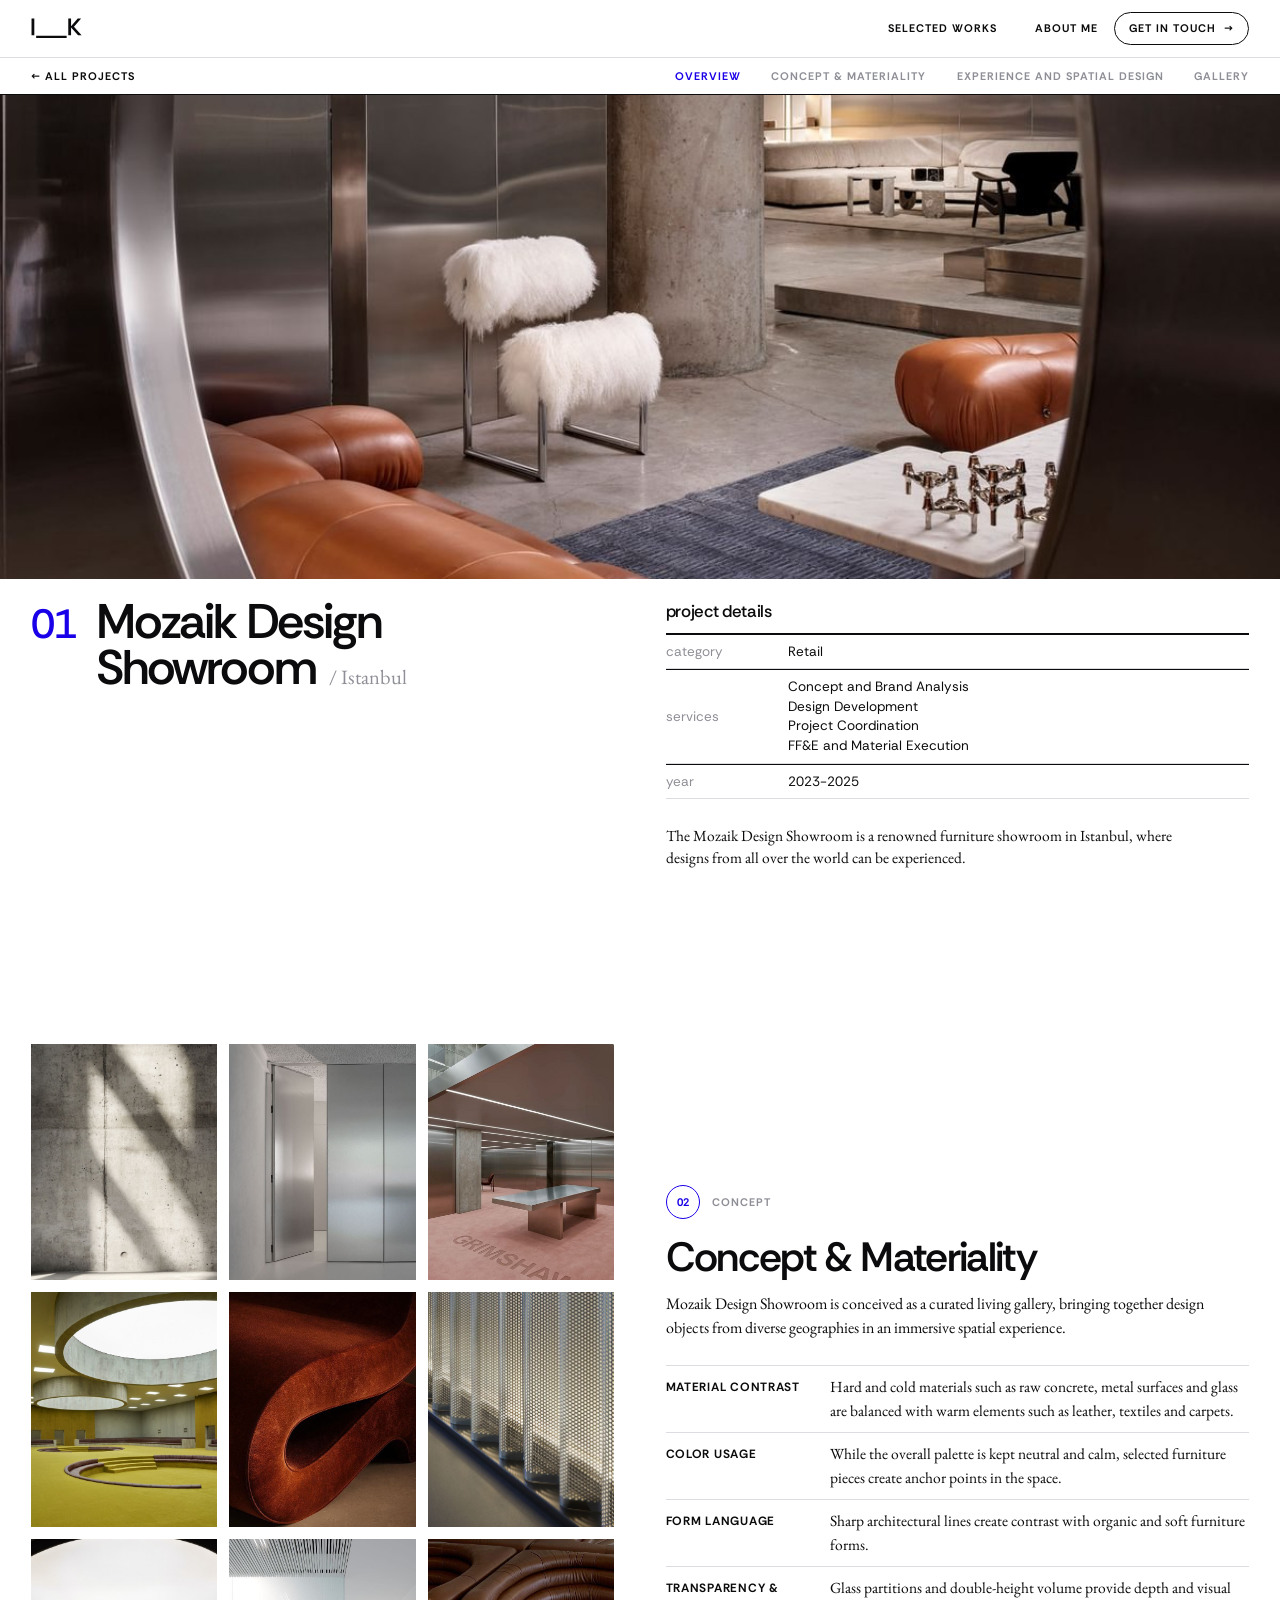
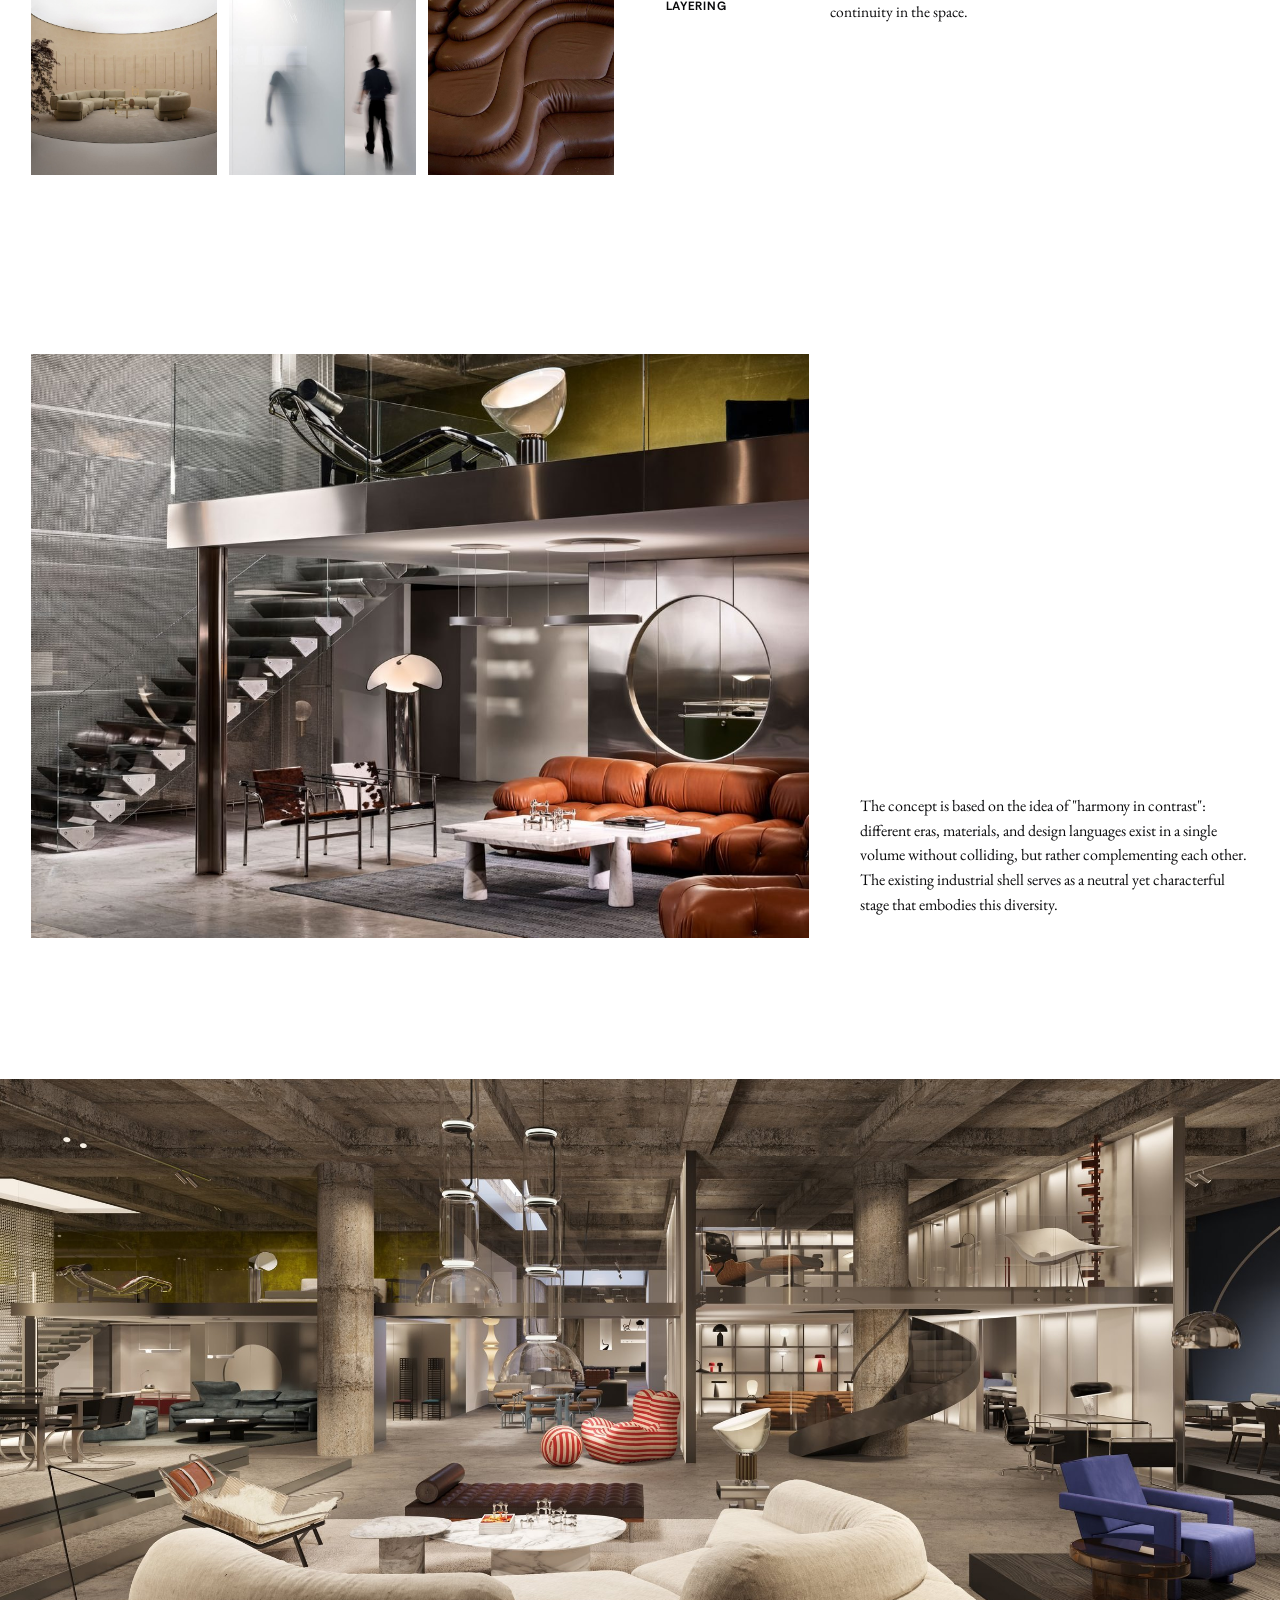
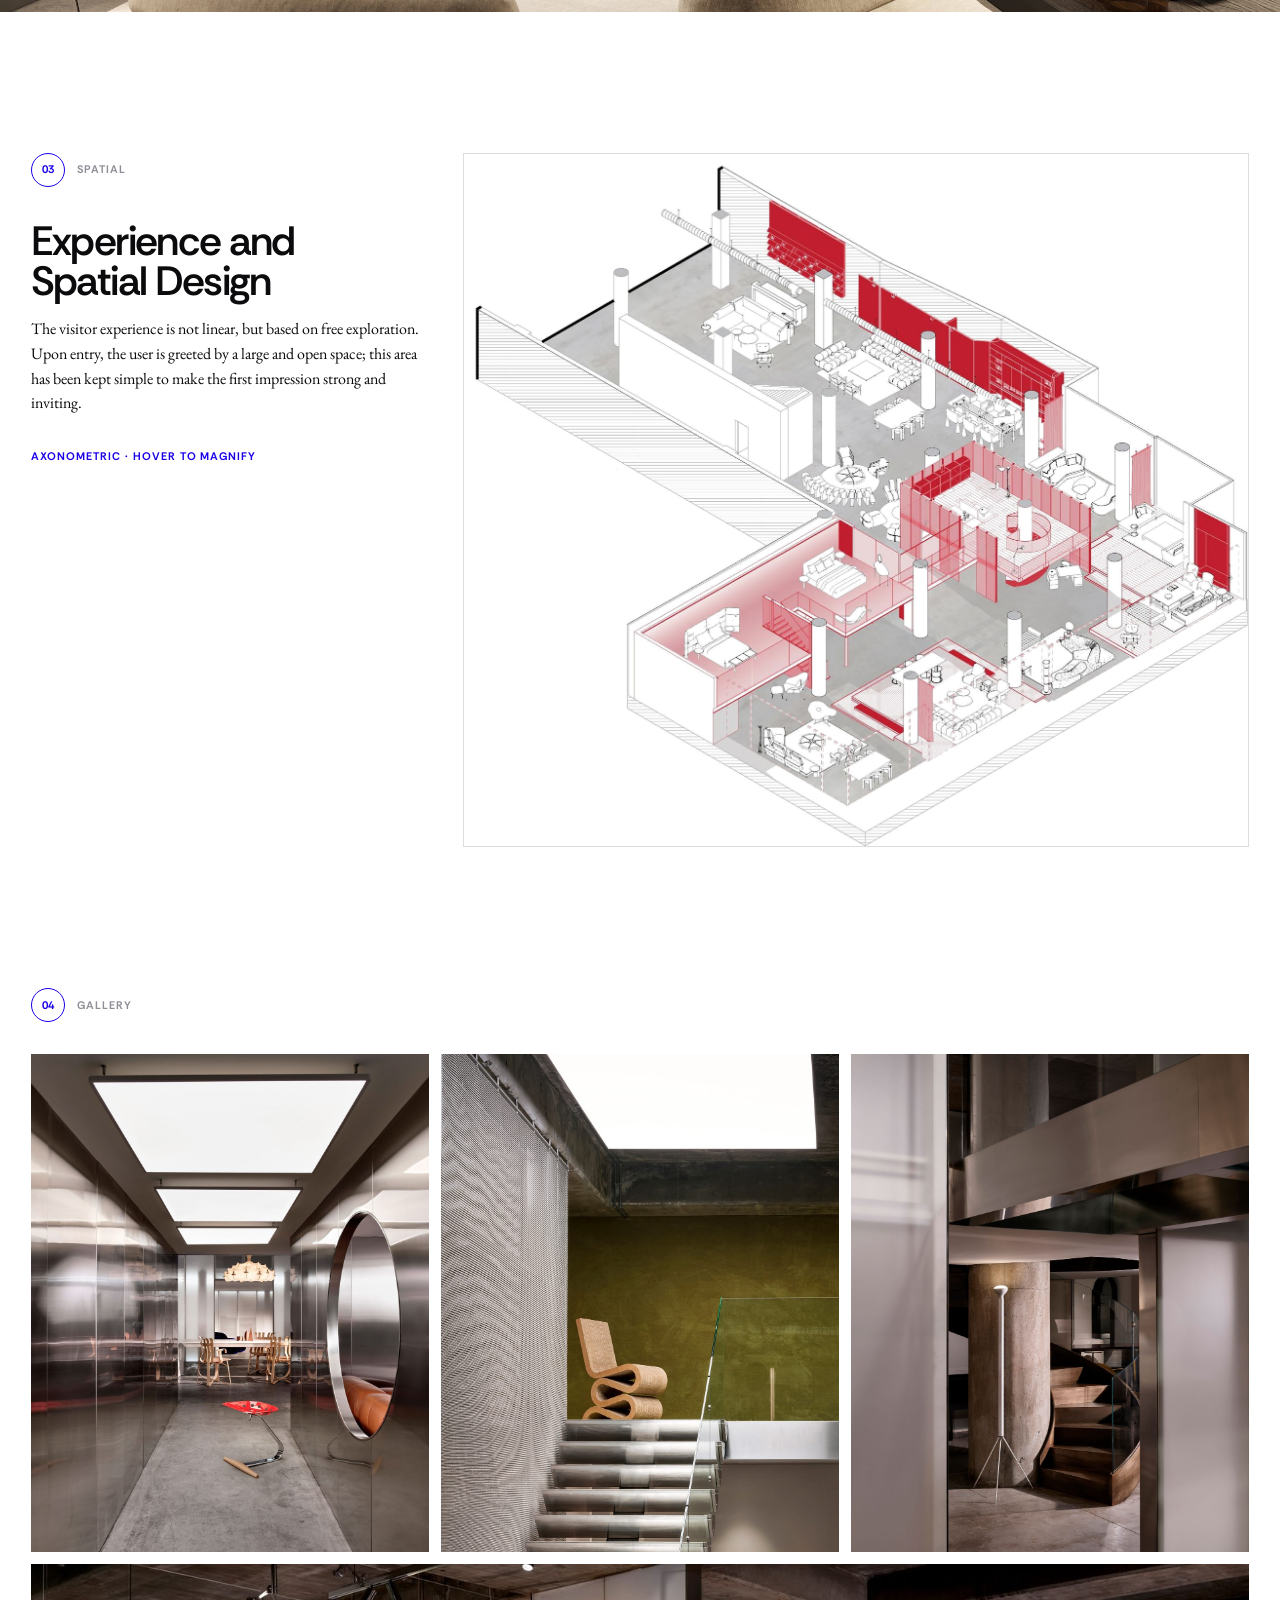
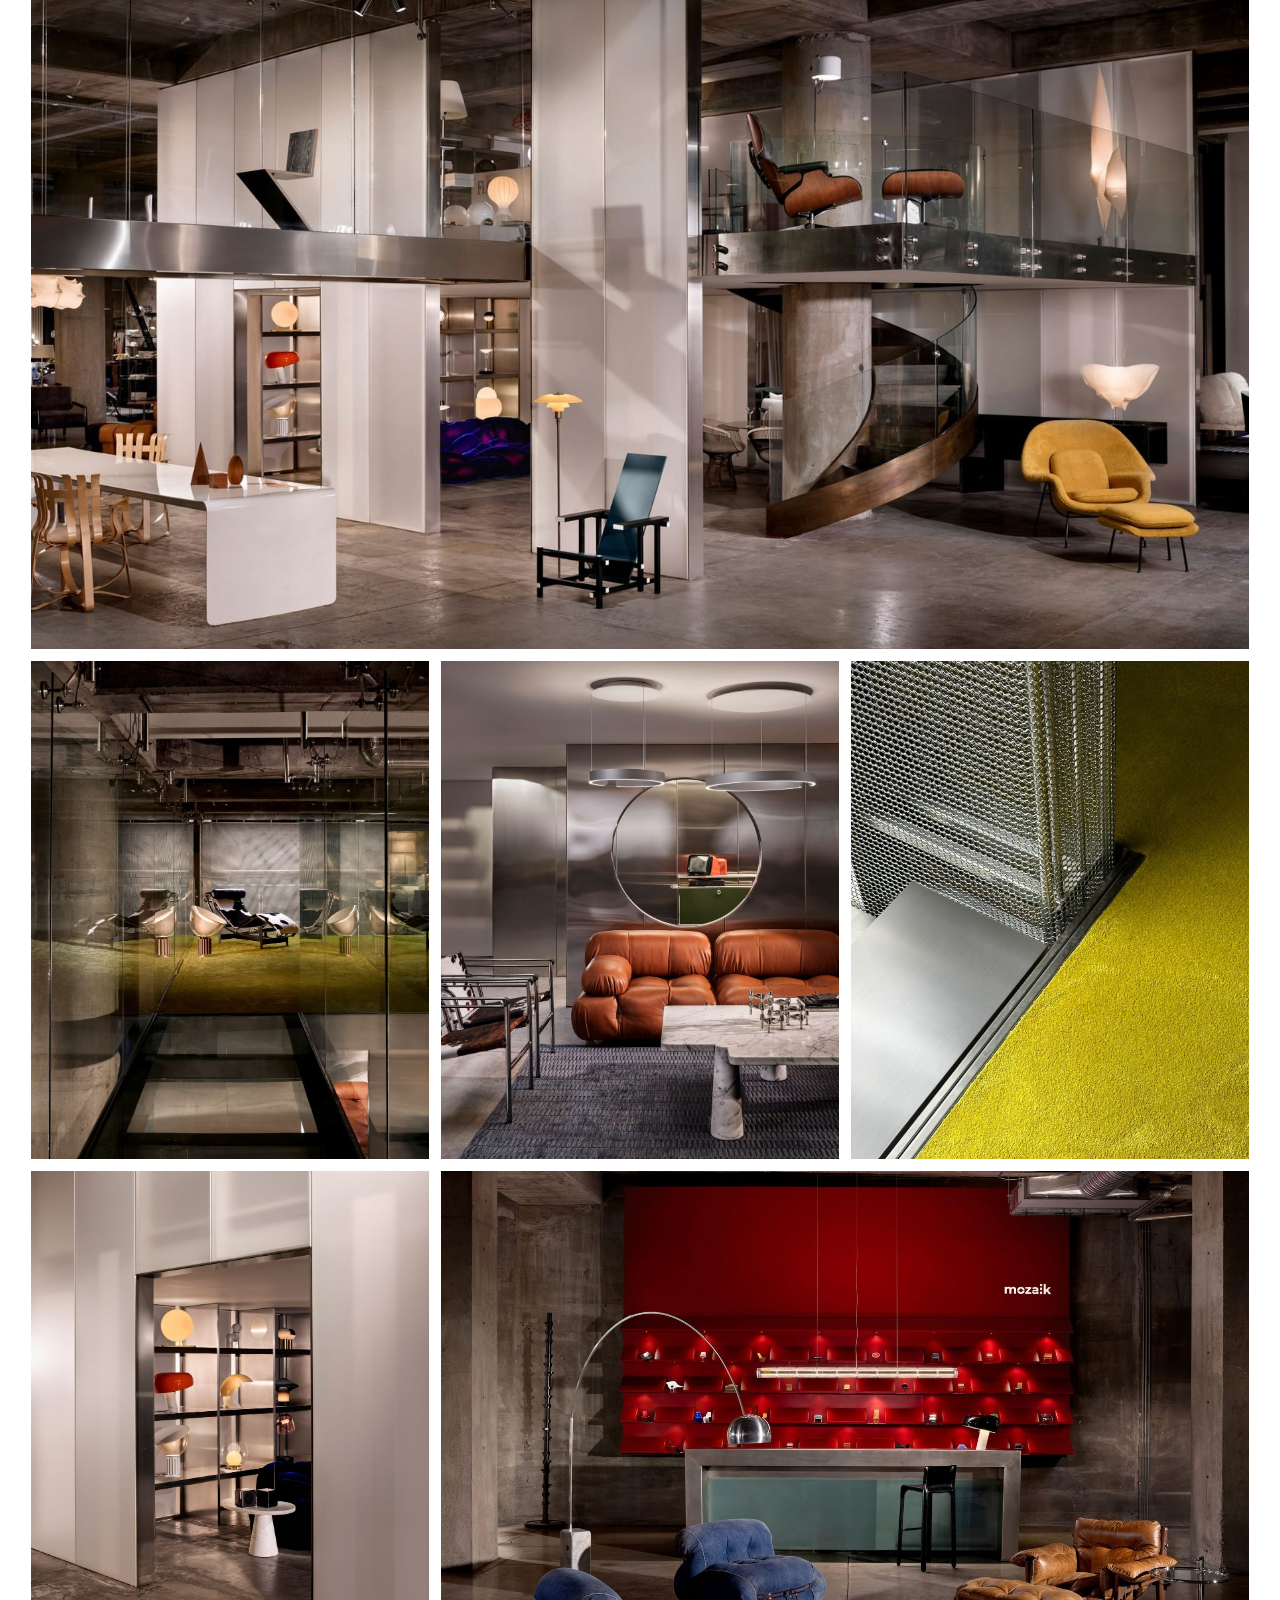
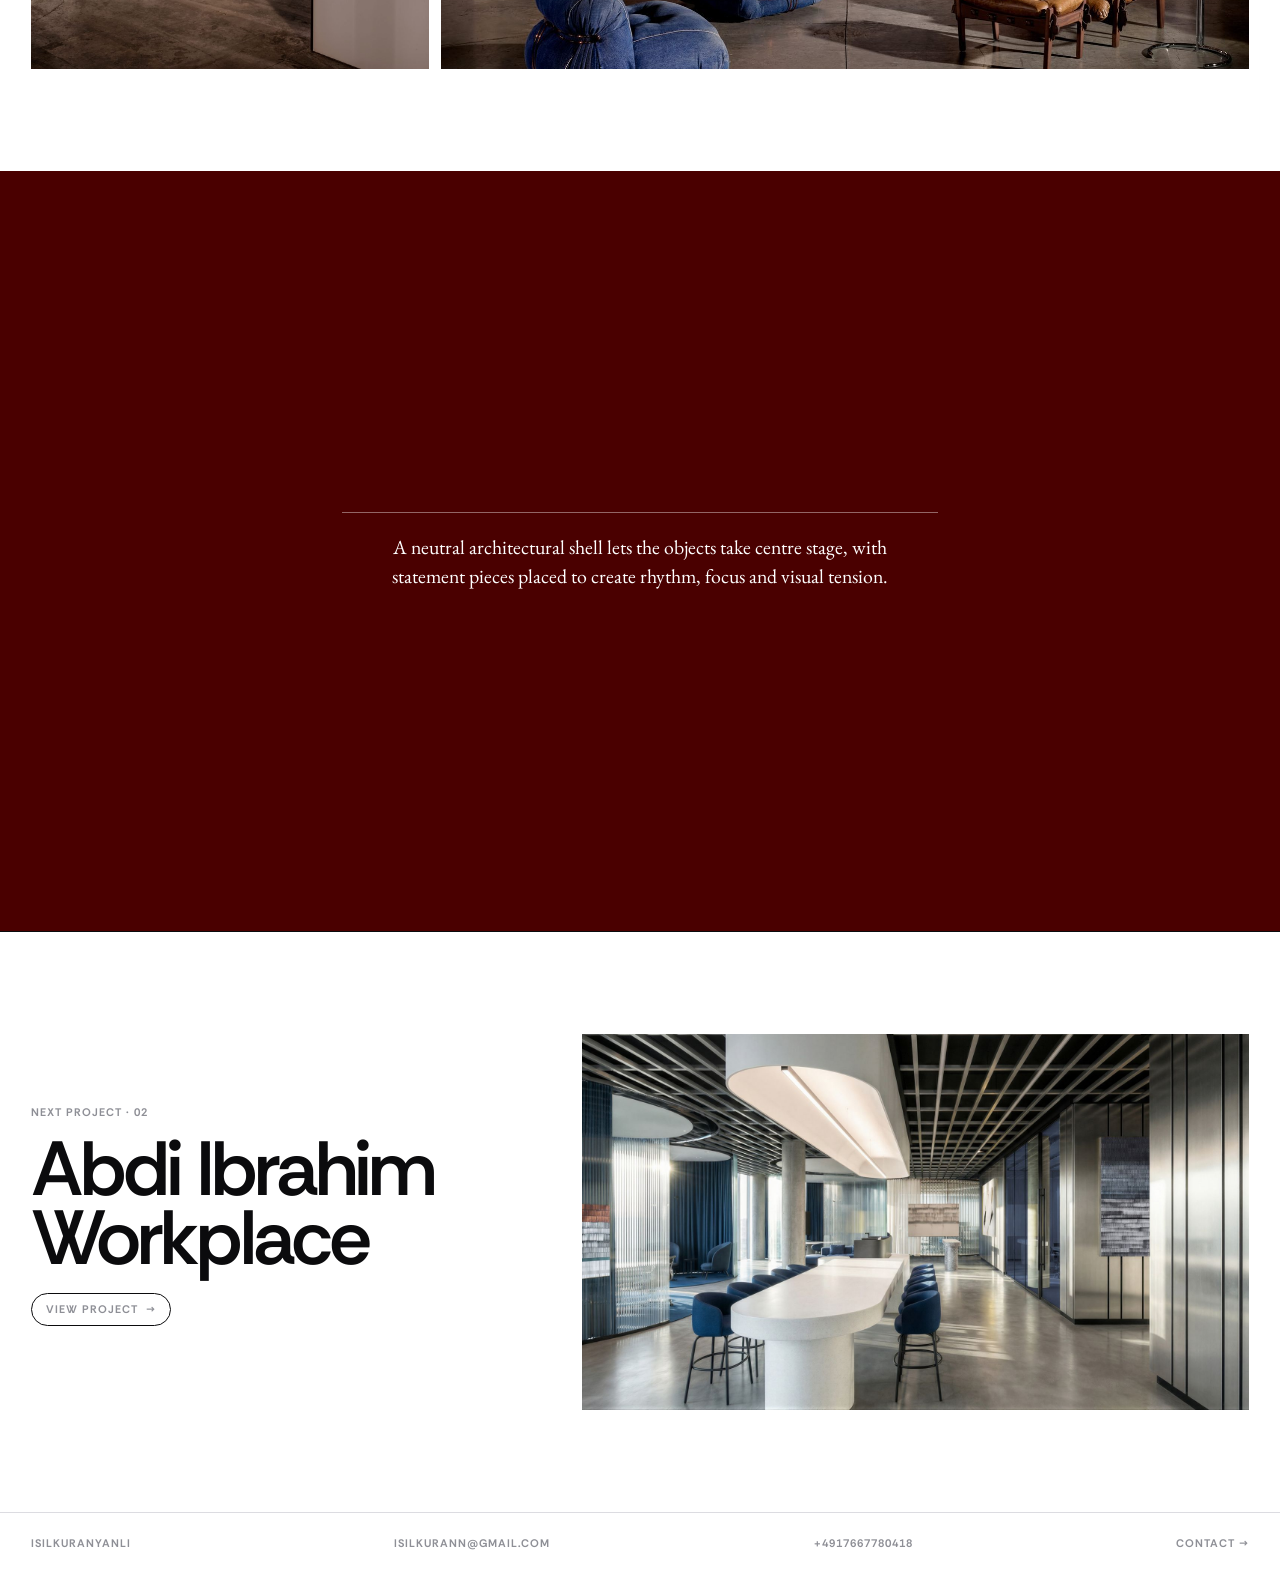
<file: mozaik.html>
<!doctype html>
<html lang="en"><head><meta charset="utf-8"><meta name="viewport" content="width=device-width,initial-scale=1,viewport-fit=cover">
<title>Mozaik Design Showroom</title>
<link rel="preconnect" href="https://fonts.googleapis.com">
<link rel="preconnect" href="https://fonts.gstatic.com" crossorigin>
<link rel="stylesheet" href="https://fonts.googleapis.com/css2?family=Rethink+Sans:wght@400;500;600;700;800&family=DM+Sans:opsz,wght@9..40,800&family=EB+Garamond:ital,wght@0,400;0,500;1,400&display=swap">
<link rel="stylesheet" href="site.css">
<style>:root{padding-top:env(safe-area-inset-top,0px);padding-bottom:env(safe-area-inset-bottom,0px)}body{margin:0}[hidden]{display:none!important}</style>
</head><body>
<nav class="nav" aria-label="Main">
  <div class="wrap in label">
    <a class="logo" href="index.html" aria-label="ısılkuranyanlı, home"><h1><svg class="logo-mark" viewBox="68.2 44.4 46.4 18.6" role="img" aria-label="ısılkuranyanlı"><path fill="currentColor" d="M 68.679688 60 L 68.679688 44.878906 L 71.210938 44.878906 L 71.210938 60 Z M 72.886719 62.5625 L 72.886719 60.578125 L 86.746094 60.578125 L 86.746094 62.5625 Z M 86.75 62.5625 L 86.75 60.578125 L 100.609375 60.578125 L 100.609375 62.5625 Z M 102.082031 60 L 102.082031 44.878906 L 104.613281 44.878906 L 104.613281 51.894531 L 110.648438 44.878906 L 113.757812 44.878906 L 107.257812 52.292969 L 114.199219 60 L 110.984375 60 L 104.613281 52.945312 L 104.613281 60 Z"/></svg></h1></a>
    <ul>
      <li><a href="index.html#work">Selected works</a></li>
      <li><a href="index.html#about">About me</a></li>
    </ul>
    <a class="pill" href="index.html#contact">Get in touch <span class="ar">→</span></a>
  </div>
  <div class="wrap sub label">
    <a class="back" href="index.html#work">← All projects</a>
    <a href="#overview">Overview</a>
    <a href="#concept">Concept &amp; Materiality</a>
    <a href="#spatial">Experience and Spatial Design</a>
    <a href="#gallery">Gallery</a>
  </div>
</nav>
<main>
  <article class="chap" aria-labelledby="t01">

    
  <section id="overview" class="ov-big">
    <figure class="ch-open"><img src="img/m-open.jpg" alt="Mozaik Design Showroom seen through a stainless steel circular opening, with a white sheepskin chair and leather sofa" style="object-position:50% 62%"></figure>
<div class="wrap ch-head">
      <div><div class="ch-num">01</div><h2 class="ch-title" id="t01">Mozaik Design<br> Showroom <span class="city">/ Istanbul</span></h2></div>
      <dl class="facts">
        <div class="hd">project details</div>
        <div class="row"><dt>category</dt><dd>Retail</dd></div>
        <div class="row"><dt>services</dt><dd>Concept and Brand Analysis<br>Design Development<br>Project Coordination<br>FF&amp;E and Material Execution</dd></div>
        <div class="row"><dt>year</dt><dd>2023-2025</dd></div>
        <p class="desc">The Mozaik Design Showroom is a renowned furniture showroom in Istanbul, where designs from all over the world can be experienced.</p>
      </dl>
    </div>
  </section>

  <section id="concept">
    <div class="wrap sp">
      <div class="m9">
        <figure><img src="img/m-c1.jpg" alt="Raw concrete wall with light"></figure>
        <figure><img src="img/m-c2.jpg" alt="Brushed steel door"></figure>
        <figure><img src="img/m-c3.jpg" alt="Steel table in a pink showroom"></figure>
        <figure><img src="img/m-c4.jpg" alt="Yellow carpeted circular room"></figure>
        <figure><img src="img/m-c5.jpg" alt="Curved rust leather form"></figure>
        <figure><img src="img/m-c6.jpg" alt="Perforated metal mesh"></figure>
        <figure><img src="img/m-c7.jpg" alt="Round room with sofa under skylight"></figure>
        <figure><img src="img/m-c8.jpg" alt="Figures behind frosted glass"></figure>
        <figure><img src="img/m-c9.jpg" alt="Brown leather modular sofa"></figure>
      </div>
      <div>
        <div class="feat-kicker label"><span class="feat-n">02</span><span>Concept</span></div>
        <h3>Concept &amp; Materiality</h3>
        <div class="prose"><p>Mozaik Design Showroom is conceived as a curated living gallery, bringing together design objects from diverse geographies in an immersive spatial experience.</p></div>
        <dl class="notes">
          <div><dt>Material contrast</dt><dd>Hard and cold materials such as raw concrete, metal surfaces and glass are balanced with warm elements such as leather, textiles and carpets.</dd></div>
          <div><dt>Color usage</dt><dd>While the overall palette is kept neutral and calm, selected furniture pieces create anchor points in the space.</dd></div>
          <div><dt>Form language</dt><dd>Sharp architectural lines create contrast with organic and soft furniture forms.</dd></div>
          <div><dt>Transparency &amp; layering</dt><dd>Glass partitions and double-height volume provide depth and visual continuity in the space.</dd></div>
        </dl>
      </div>
    </div>
  </section>

  <section id="harmony">
    <div class="wrap sp h23">
      <figure class="h23-img"><img src="img/m-stair.jpg" alt="Mezzanine with Le Corbusier chaise, steel stair and leather sofa" style="object-position:50% 46%"></figure>
      <div class="h23-txt">
        <div class="prose"><p>The concept is based on the idea of "harmony in contrast": different eras, materials, and design languages exist in a single volume without colliding, but rather complementing each other. The existing industrial shell serves as a neutral yet characterful stage that embodies this diversity.</p></div>
      </div>
    </div>

    <figure class="full" style="aspect-ratio:12/5"><img src="img/m-hero.jpg" alt="Showroom render with concrete structure, mezzanine and design furniture from different eras"></figure>
  </section>

  <section id="spatial">
    <div class="wrap sp axo">
      <div class="axo-txt">
        <div class="feat-kicker label"><span class="feat-n">03</span><span>Spatial</span></div>
        <h3>Experience and Spatial Design</h3>
        <div class="prose"><p>The visitor experience is not linear, but based on free exploration. Upon entry, the user is greeted by a large and open space; this area has been kept simple to make the first impression strong and inviting.</p></div>
        <span class="label axo-hint">Axonometric · hover to magnify</span>
      </div>
      <figure class="axo-fig">
        <div class="mag" data-mag>
          <img src="img/m-axo-hi.jpg" width="3216" height="2838" alt="Axonometric drawing of the showroom with landing point, space anchor, soft and hard spaces marked in red">
          <span class="mag-lens" aria-hidden="true"></span>
        </div>
      </figure>
    </div>
  </section>

  <section id="gallery">
    <div class="wrap gal-head"><div class="feat-kicker label"><span class="feat-n">04</span><span>Gallery</span></div></div>
    <div class="wrap mgal">
      <div class="trio">
        <figure><img src="img/m-g03.jpg" alt="Stainless steel corridor with skylight and a red stool"></figure>
        <figure><img src="img/m-g05.jpg" alt="Staircase rising past a chartreuse carpet-wrapped room"></figure>
        <figure><img src="img/m-g09.jpg" alt="Spiral staircase enclosed in translucent panels"></figure>
      </div>
      <figure class="wide"><img src="img/m-g06.jpg" alt="Double-height showroom with floating steel mezzanine and designer furniture"></figure>
      <div class="trio">
        <figure><img src="img/m-g13.jpg" alt="Glass bridge with reflections over the exhibition core"></figure>
        <figure><img src="img/m-g14.jpg" alt="Leather sofa against a brushed steel circular opening"></figure>
        <figure><img src="img/m-g15.jpg" alt="Steel mesh curtain meeting the chartreuse carpet"></figure>
      </div>
      <div class="duo12">
        <figure><img src="img/m-insta.jpg" alt="Showroom niche with lamps on dark shelving"></figure>
        <figure><img src="img/m-g11.jpg" alt="Red display wall with arc lamp and leather lounge chairs"></figure>
      </div>
    </div>
    <div class="moz-end solo">
      <p>A neutral architectural shell lets the objects take centre stage, with statement pieces placed to create rhythm, focus and visual tension.</p>
    </div>
  </section>

  </article>

  <a class="wrap next" href="abdi-ibrahim.html" data-cur="Next">
    <div><div class="label">Next project · 02</div><h2>Abdi Ibrahim Workplace</h2><span class="pill label">View project <span class="ar">→</span></span></div>
    <figure><img src="img/a-hero.jpg" alt="Abdi Ibrahim workplace with long white table, blue chairs and fluted glass"></figure>
  </a>

  <footer class="wrap minifoot label">
    <a href="index.html">ısılkuranyanlı</a>
    <span>isilkurann@gmail.com</span>
    <span>+4917667780418</span>
    <a href="index.html#contact">Contact →</a>
  </footer>
</main>
<div class="cur label" aria-hidden="true"><span id="curTxt">View</span></div>
<script src="site.js"></script>
</body></html>
</file>
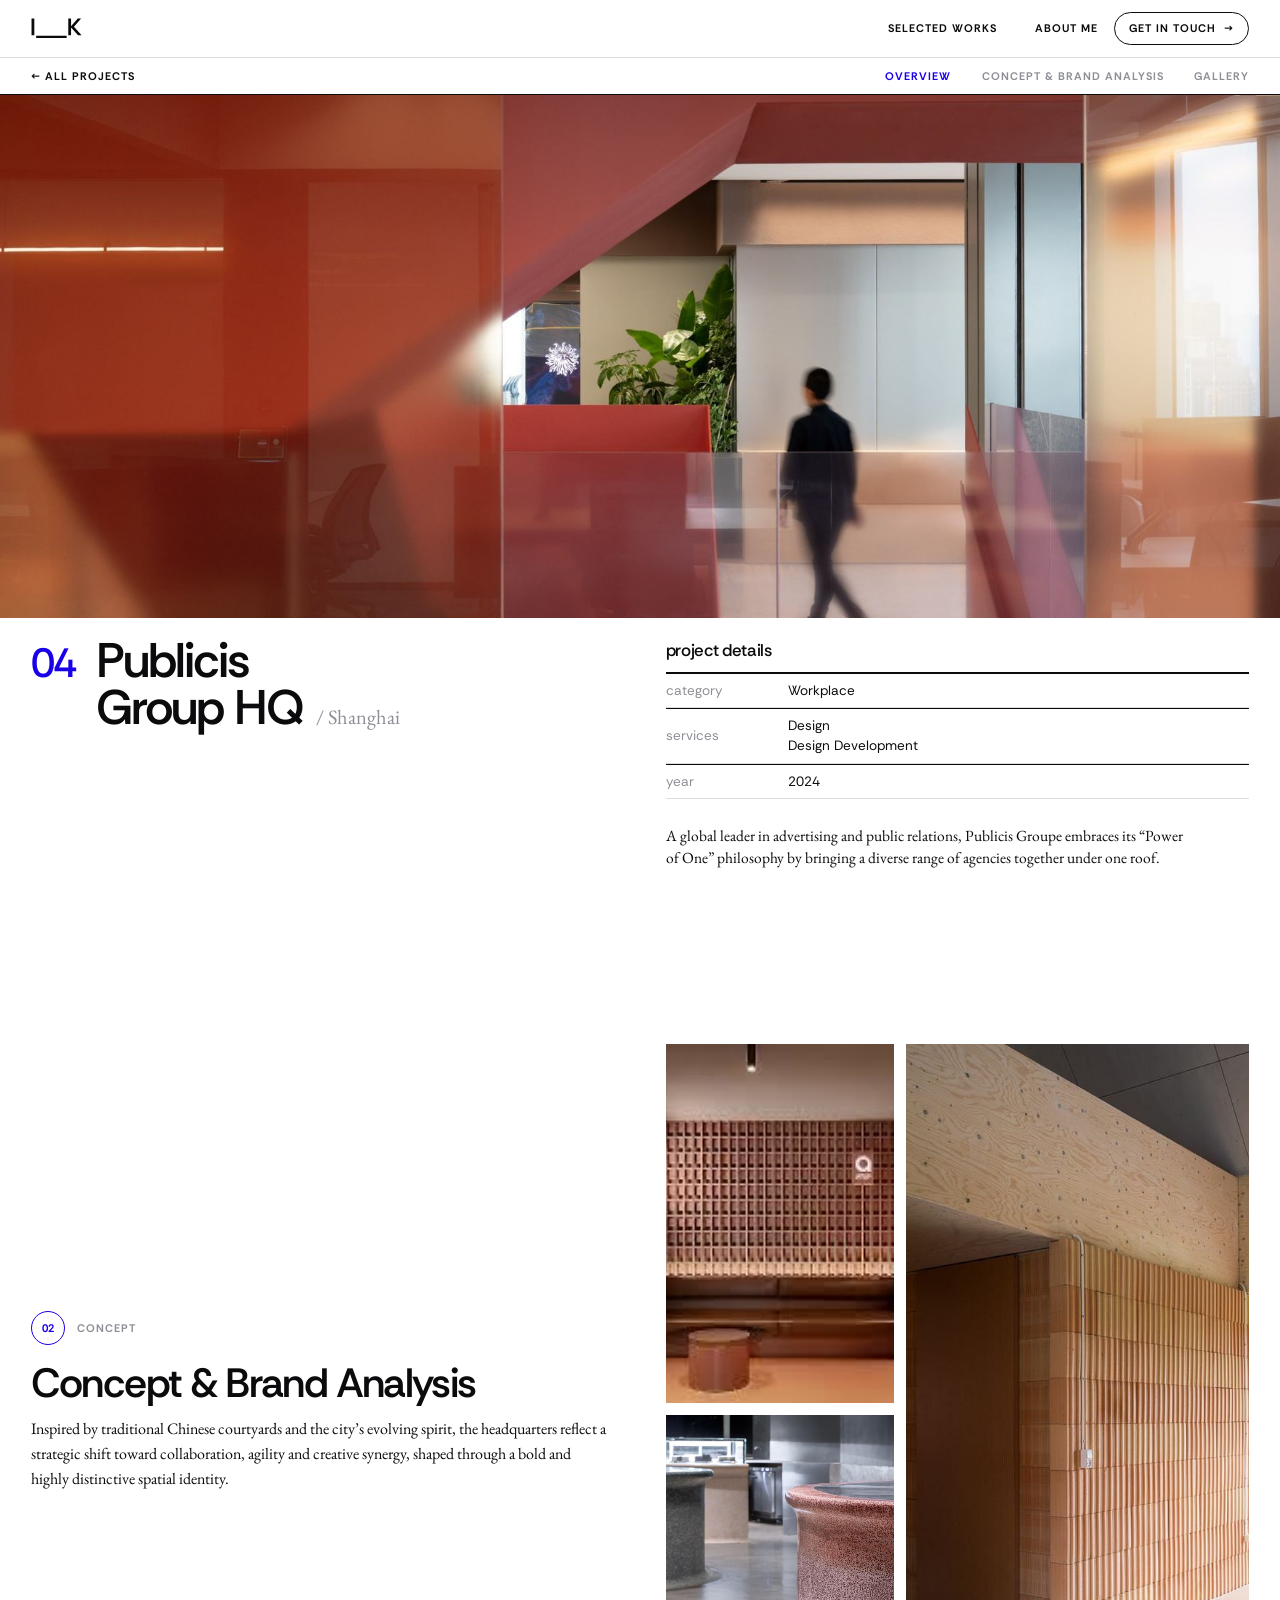
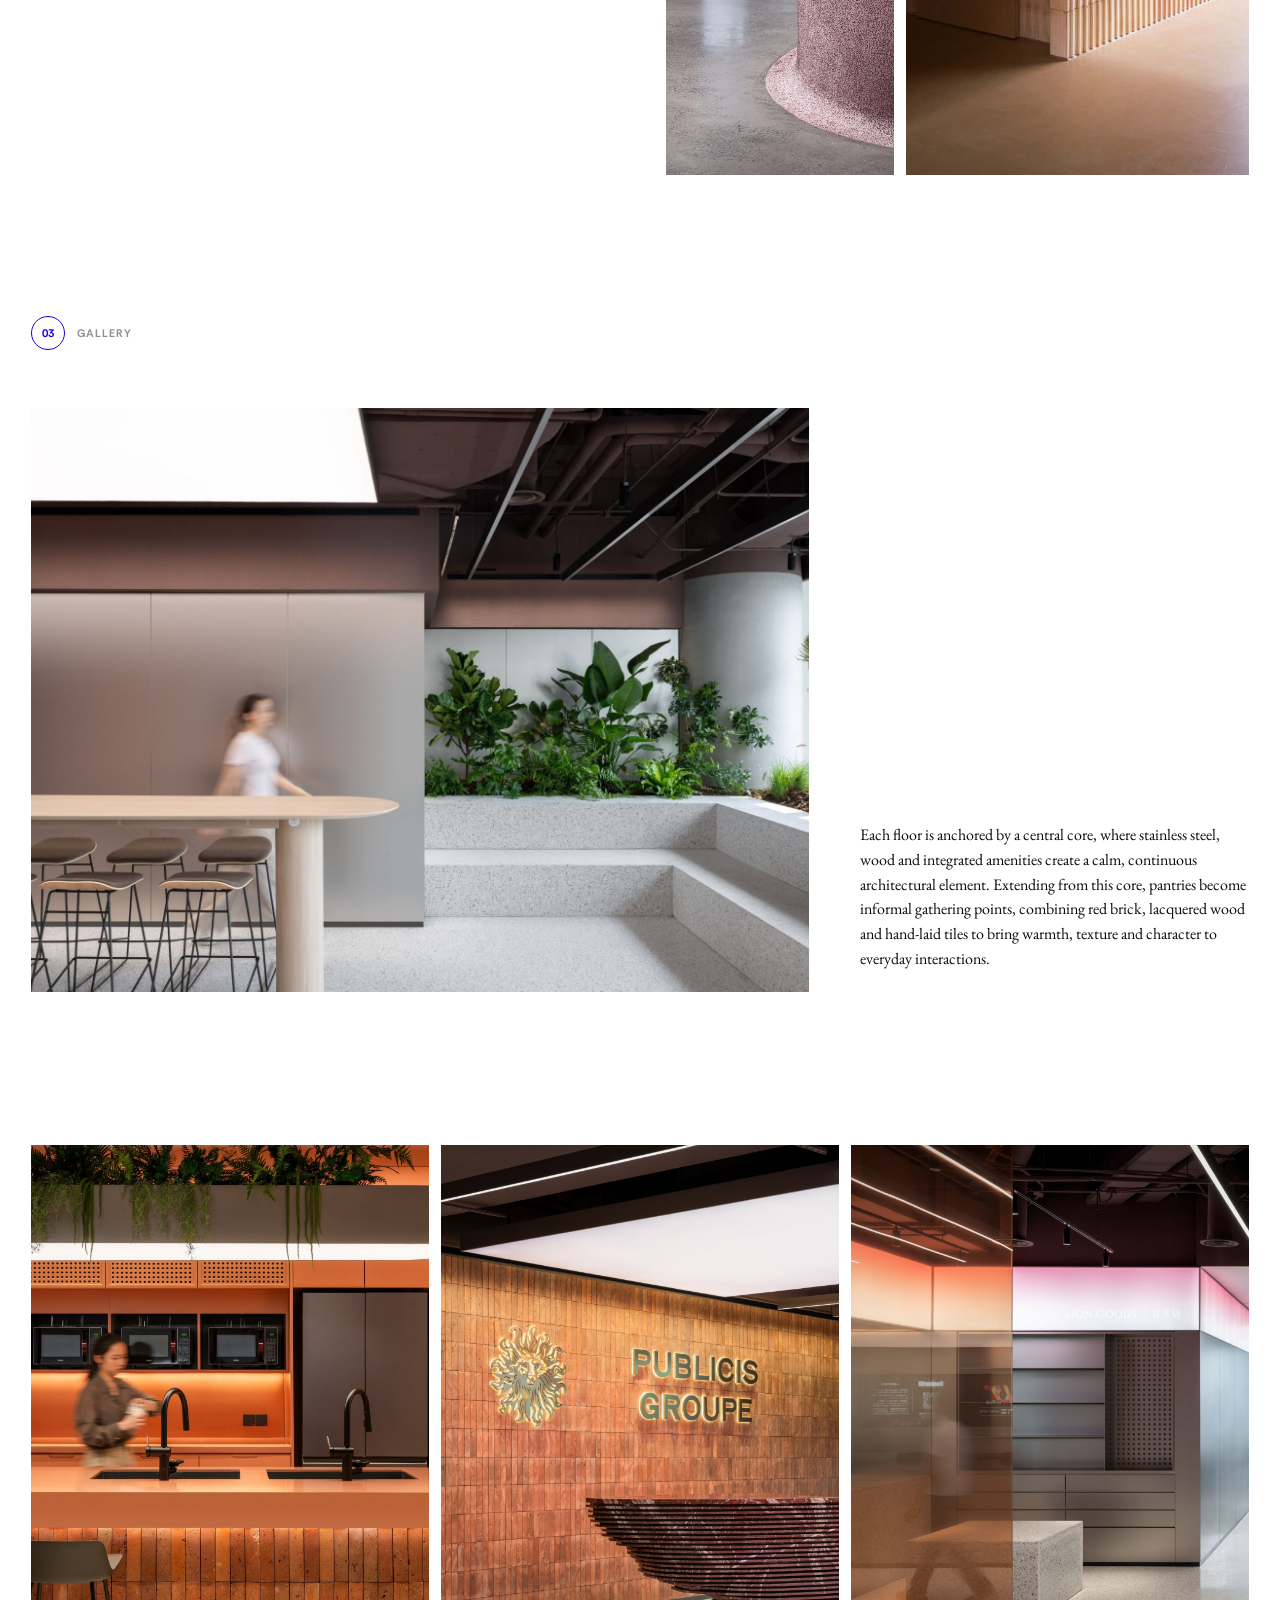
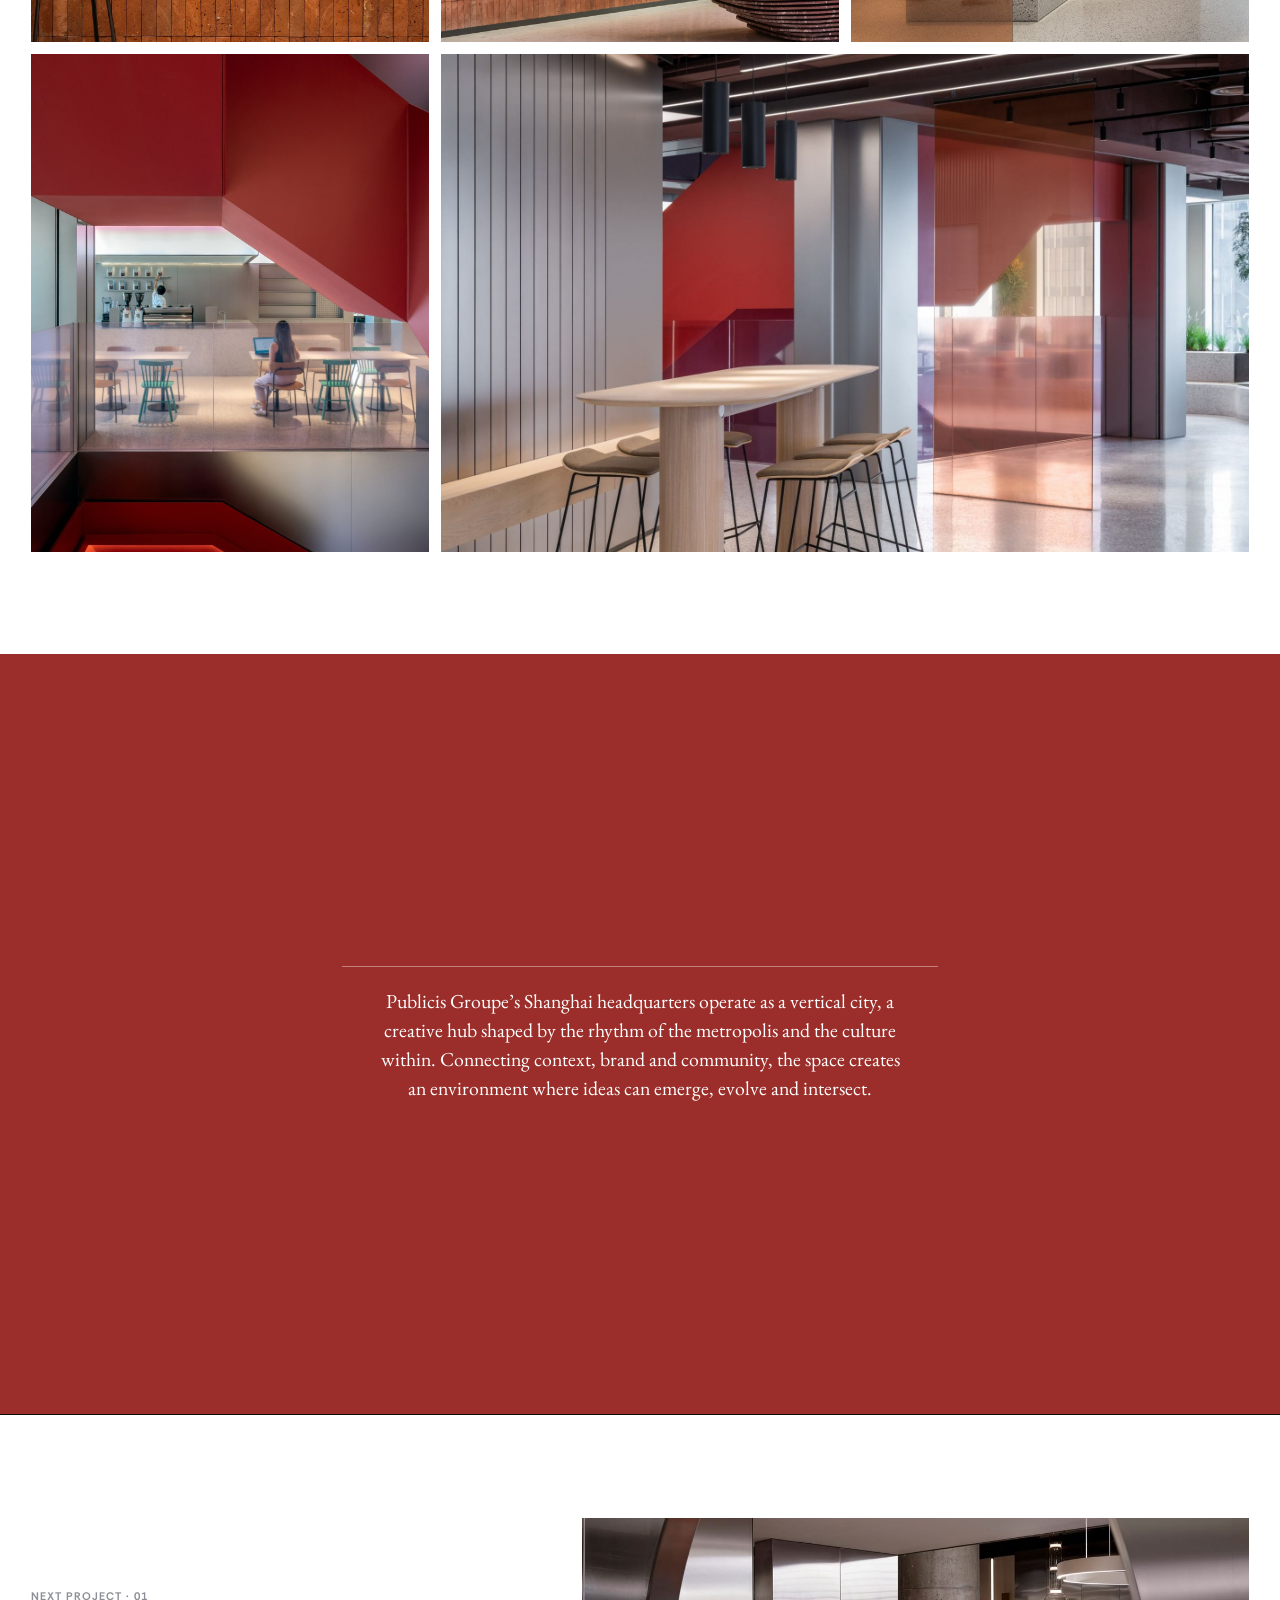
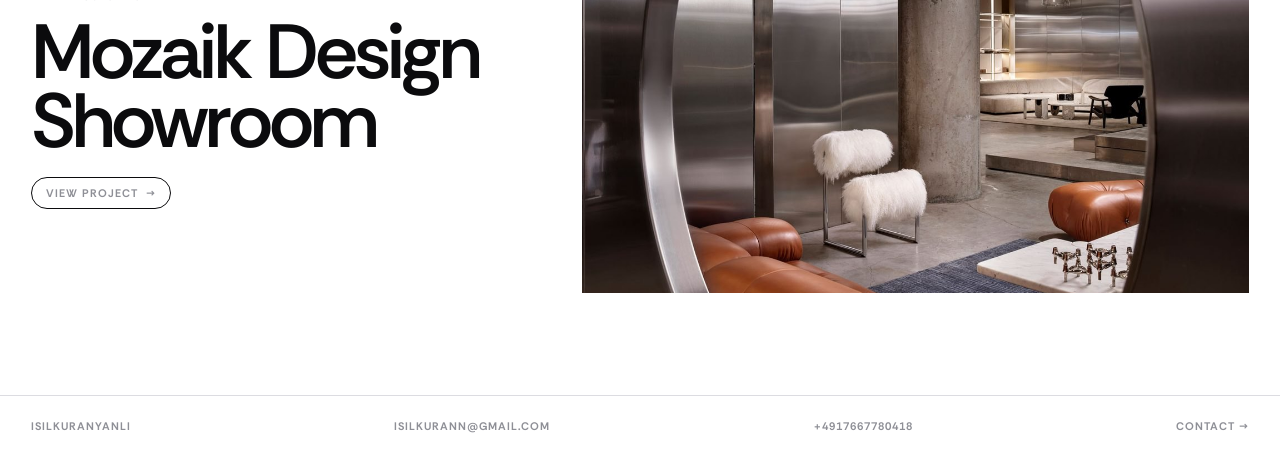
<file: publicis.html>
<!doctype html>
<html lang="en"><head><meta charset="utf-8"><meta name="viewport" content="width=device-width,initial-scale=1,viewport-fit=cover">
<title>Publicis Group HQ</title>
<link rel="preconnect" href="https://fonts.googleapis.com">
<link rel="preconnect" href="https://fonts.gstatic.com" crossorigin>
<link rel="stylesheet" href="https://fonts.googleapis.com/css2?family=Rethink+Sans:wght@400;500;600;700;800&family=DM+Sans:opsz,wght@9..40,800&family=EB+Garamond:ital,wght@0,400;0,500;1,400&display=swap">
<link rel="stylesheet" href="site.css">
<style>:root{padding-top:env(safe-area-inset-top,0px);padding-bottom:env(safe-area-inset-bottom,0px)}body{margin:0}[hidden]{display:none!important}</style>
</head><body>
<nav class="nav" aria-label="Main">
  <div class="wrap in label">
    <a class="logo" href="index.html" aria-label="ısılkuranyanlı, home"><h1><svg class="logo-mark" viewBox="68.2 44.4 46.4 18.6" role="img" aria-label="ısılkuranyanlı"><path fill="currentColor" d="M 68.679688 60 L 68.679688 44.878906 L 71.210938 44.878906 L 71.210938 60 Z M 72.886719 62.5625 L 72.886719 60.578125 L 86.746094 60.578125 L 86.746094 62.5625 Z M 86.75 62.5625 L 86.75 60.578125 L 100.609375 60.578125 L 100.609375 62.5625 Z M 102.082031 60 L 102.082031 44.878906 L 104.613281 44.878906 L 104.613281 51.894531 L 110.648438 44.878906 L 113.757812 44.878906 L 107.257812 52.292969 L 114.199219 60 L 110.984375 60 L 104.613281 52.945312 L 104.613281 60 Z"/></svg></h1></a>
    <ul>
      <li><a href="index.html#work">Selected works</a></li>
      <li><a href="index.html#about">About me</a></li>
    </ul>
    <a class="pill" href="index.html#contact">Get in touch <span class="ar">→</span></a>
  </div>
  <div class="wrap sub label">
    <a class="back" href="index.html#work">← All projects</a>
    <a href="#overview">Overview</a>
    <a href="#concept">Concept &amp; Brand Analysis</a>
    <a href="#gallery">Gallery</a>
  </div>
</nav>
<main>
  <article class="chap" aria-labelledby="t04">

    
  <section id="overview" class="ov-big">
    <figure class="ch-open"><img src="img/p-hero.jpg" alt="Office with red glass partitions and a person walking"></figure>
<div class="wrap ch-head">
      <div><div class="ch-num">04</div><h2 class="ch-title" id="t04">Publicis<br> Group HQ <span class="city">/ Shanghai</span></h2></div>
      <dl class="facts">
        <div class="hd">project details</div>
        <div class="row"><dt>category</dt><dd>Workplace</dd></div>
        <div class="row"><dt>services</dt><dd>Design<br>Design Development</dd></div>
        <div class="row"><dt>year</dt><dd>2024</dd></div>
        <p class="desc">A global leader in advertising and public relations, Publicis Groupe embraces its “Power of One” philosophy by bringing a diverse range of agencies together under one roof.</p>
      </dl>
    </div>
  </section>

  <section id="concept">
    <div class="wrap sp">
      <div>
        <div class="feat-kicker label"><span class="feat-n">02</span><span>Concept</span></div>
        <h3>Concept &amp; Brand Analysis</h3>
        <div class="prose"><p>Inspired by traditional Chinese courtyards and the city’s evolving spirit, the headquarters reflect a strategic shift toward collaboration, agility and creative synergy, shaped through a bold and highly distinctive spatial identity.</p></div>
      </div>
      <div class="m3">
        <figure><img src="img/p-c3.jpg" alt="Terracotta fluted tiles and plywood ceiling"></figure>
        <figure><img src="img/p-c1.jpg" alt="Terracotta lounge with tile wall"></figure>
        <figure><img src="img/p-c2.jpg" alt="Pink terrazzo column base"></figure>
      </div>
    </div>
  </section>

  <section id="gallery">
    <div class="wrap gal-head"><div class="feat-kicker label"><span class="feat-n">03</span><span>Gallery</span></div></div>
    <div class="wrap sp h23">
      <figure class="h23-img"><img src="img/p-full.jpg" alt="Pantry with high table, stainless steel core and planted terrazzo steps"></figure>
      <div class="h23-txt">
        <div class="prose"><p>Each floor is anchored by a central core, where stainless steel, wood and integrated amenities create a calm, continuous architectural element. Extending from this core, pantries become informal gathering points, combining red brick, lacquered wood and hand-laid tiles to bring warmth, texture and character to everyday interactions.</p></div>
      </div>
    </div>
    <div class="wrap mgal">
      <div class="trio">
        <figure><img src="img/p-t2.jpg" alt="Orange pantry with brick counter"></figure>
        <figure><img src="img/p-t3.jpg" alt="Publicis Groupe reception with brick wall and carved stone desk"></figure>
        <figure><img src="img/p-red.jpg" alt="Lion Goods shop counter behind amber glass"></figure>
      </div>
      <div class="duo12">
        <figure><img src="img/p-cafe.jpg" alt="Café seen from a red stair void"></figure>
        <figure><img src="img/p-t1.jpg" alt="High table against fluted wall and red stair"></figure>
      </div>
    </div>
    <div class="moz-end pub solo">
      <p>Publicis Groupe’s Shanghai headquarters operate as a vertical city, a creative hub shaped by the rhythm of the metropolis and the culture within. Connecting context, brand and community, the space creates an environment where ideas can emerge, evolve and intersect.</p>
    </div>
  </section>

  </article>

  <a class="wrap next" href="mozaik.html" data-cur="Next">
    <div><div class="label">Next project · 01</div><h2>Mozaik Design Showroom</h2><span class="pill label">View project <span class="ar">→</span></span></div>
    <figure><img src="img/m-open.jpg" alt="Mozaik Design Showroom seen through a stainless steel circular opening"></figure>
  </a>

  <footer class="wrap minifoot label">
    <a href="index.html">ısılkuranyanlı</a>
    <span>isilkurann@gmail.com</span>
    <span>+4917667780418</span>
    <a href="index.html#contact">Contact →</a>
  </footer>
</main>
<div class="cur label" aria-hidden="true"><span id="curTxt">View</span></div>
<script src="site.js"></script>
</body></html>
</file>
<file: site.css>
/* Layout: magazine issue. Sticky nav → cover strip → black statement → works index with two
   infographics (timeline, services matrix) → four project chapters, each paced like a magazine
   feature (opener, concept spread, material/drawing spread, full-bleed photo, colored caption band)
   → blue services band → About (story + black philosophy, with a route infographic) → contact.
   Headlines in a magazine display serif (AD reference), labels in a bold sans, body in a text serif.
   Single deliberate light look; colored bands come from each project's own PDF spread. */
:root{
  --paper:#ffffff;
  --paper-2:#f3f3f5;
  --ink:#0b0b0d;
  --ink-2:#55565c;
  --ink-3:#8e8f96;
  --rule:#dcdce1;
  --rule-dark:#2a2a30;
  --on-ink:#f4f4f6;
  --on-ink-2:#a3a3ad;
  --blue:#1a00e8;
  --blue-soft:#8c80ff;
  --band-moz:#4a0000;
  --band-abdi:#4f5f80;
  --band-kan:#550a1e;
  --band-pub:#9b2e2a;
  --band-sand:#c6ae9c;
  --display:"Rethink Sans",ui-sans-serif,system-ui,-apple-system,"Helvetica Neue",Arial,sans-serif;
  --serif:"Adobe Garamond Pro","AGaramondPro-Regular","EB Garamond",Garamond,Georgia,serif;
  --head:"Rethink Sans",ui-sans-serif,system-ui,-apple-system,"Helvetica Neue",Arial,sans-serif;
  --mag:"Adobe Garamond Pro","AGaramondPro-Regular","EB Garamond",Garamond,Georgia,serif;
  --gutter:clamp(16px,2.4vw,32px);
  --ease:cubic-bezier(.2,.7,.2,1);
  color-scheme:light;
}
*{box-sizing:border-box}
html{scroll-behavior:smooth}
body{background:var(--paper);color:var(--ink);font-family:var(--display);font-size:15px;line-height:1.5;-webkit-font-smoothing:antialiased}
a{color:inherit;text-decoration:none}
a:focus-visible{outline:2px solid var(--blue);outline-offset:3px}
img{display:block;width:100%;height:100%;object-fit:cover;max-width:100%}
figure{margin:0}
.wrap{padding-inline:var(--gutter)}
.label{font-size:11px;font-weight:700;letter-spacing:.09em;text-transform:uppercase}
.dark{background:var(--ink);color:var(--on-ink)}

/* nav */
.nav{position:sticky;top:env(safe-area-inset-top,0px);z-index:20;background:var(--paper);border-bottom:1px solid var(--ink)}
.nav .in{display:flex;align-items:center;gap:16px;padding-block:12px}
.logo h1{margin:0;font-family:"DM Sans",ui-sans-serif,system-ui,-apple-system,"Helvetica Neue",Arial,sans-serif;font-size:clamp(20px,2vw,26px);font-weight:800;letter-spacing:-.05em;line-height:1;text-transform:none}
.nav ul{margin:0 0 0 auto;display:flex;gap:clamp(16px,3vw,40px);list-style:none;padding:0}
.nav a{white-space:nowrap;position:relative}
.nav ul a::after{content:"";position:absolute;left:0;right:0;bottom:-3px;height:1px;background:currentColor;transform:scaleX(0);transform-origin:left;transition:transform .35s var(--ease)}
.nav ul a:hover::after{transform:scaleX(1)}
.pill{display:inline-flex;align-items:center;gap:8px;border:1px solid var(--ink);border-radius:999px;padding:7px 14px;white-space:nowrap;transition:background .25s,color .25s,border-color .25s}
.pill:hover{background:var(--blue);border-color:var(--blue);color:var(--paper)}
.pill .ar{transition:transform .3s var(--ease)}
.pill:hover .ar{transform:translateX(3px)}

/* cover strip */
.cover{display:grid;grid-template-columns:1.25fr 1fr .85fr 1fr;gap:12px;align-items:start;padding-block:28px clamp(36px,5vw,64px)}
.cover a{display:flex;flex-direction:column;gap:8px;min-width:0}
.cover figure{overflow:hidden;background:var(--paper-2)}
.cover a:nth-child(1) figure{aspect-ratio:2/3}
.cover a:nth-child(2) figure{aspect-ratio:4/5}
.cover a:nth-child(3) figure{aspect-ratio:3/4}
.cover a:nth-child(4) figure{aspect-ratio:5/8}
.cover img,.idx-card img{transition:transform 1s var(--ease)}
.cover a:hover img,.idx-card:hover img{transform:scale(1.045)}
.cover .cap{display:flex;justify-content:space-between;gap:8px;align-items:baseline}
.cover .num{font-size:20px;color:var(--ink-2)}
.cover a:hover .num{color:var(--blue)}
.cover .t{font-family:var(--head);font-size:clamp(15px,1.25vw,18px);font-weight:500;letter-spacing:-.015em;line-height:1.15;color:var(--ink-3);opacity:0;transform:translateY(4px);transition:.3s}
.cover a:hover .t,.cover a:focus-visible .t{opacity:1;transform:none;color:var(--ink)}

/* statement */
.statement{padding-block:clamp(72px,11vw,170px)}
.statement .eyebrow{color:var(--on-ink-2);margin-bottom:28px;display:flex;gap:10px;align-items:center}
.statement .eyebrow::before{content:"";width:28px;height:1px;background:var(--blue-soft)}
.statement p{margin:0;max-width:15.5em;font-weight:500;letter-spacing:-.035em;line-height:1.04;font-size:clamp(32px,6vw,92px);text-wrap:balance}
.statement em{font-family:var(--serif);font-style:normal;font-weight:400;letter-spacing:-.01em;font-size:1.12em;line-height:.9;color:var(--blue-soft)}
.statement .inl{display:inline-block;vertical-align:middle;height:.9em;clip-path:inset(0 .3em round 999px);transition:clip-path .6s var(--ease)}
.statement .inl.a{width:2.2em}
.statement .inl.b{width:2.6em}
.statement p:hover .inl{clip-path:inset(0 0 round 999px)}

/* section head */
.sh{display:flex;justify-content:space-between;align-items:end;gap:16px;padding-block:clamp(48px,6vw,88px) 20px;border-bottom:1px solid var(--ink)}
.sh h2{margin:0;font-family:var(--head);font-weight:600;font-size:clamp(48px,8vw,128px);letter-spacing:-.05em;line-height:.88}
.sh h2 sup{font-family:var(--display);font-size:.16em;font-weight:700;letter-spacing:.06em;color:var(--blue);vertical-align:top;margin-left:.3em;position:relative;top:.5em}
.sh .label{color:var(--ink-3);text-align:right}

/* chapter */

.ch-open{aspect-ratio:21/9;overflow:hidden;background:var(--paper-2)}
.ch-head{display:grid;grid-template-columns:minmax(0,1fr) minmax(0,1fr);gap:clamp(20px,4vw,64px);padding-block:clamp(32px,5vw,72px)}
.ch-num{font-weight:500;color:var(--blue);font-size:clamp(40px,5.4vw,84px);line-height:.9;letter-spacing:-.04em}
.ch-title{margin:.08em 0 0;font-family:var(--head);font-weight:600;font-size:clamp(44px,6.2vw,96px);line-height:.92;letter-spacing:-.045em;text-wrap:balance}
.ch-title .city{font-family:var(--serif);font-weight:400;font-size:.32em;color:var(--ink-3);letter-spacing:0;white-space:nowrap}
.facts{margin:0}
.facts .hd{font-size:20px;font-weight:500;letter-spacing:-.02em;padding-bottom:12px;border-bottom:1px solid var(--ink)}
.facts .row{display:grid;grid-template-columns:110px minmax(0,1fr);gap:12px;padding-block:12px;border-bottom:1px solid var(--rule)}
.facts dt{color:var(--ink-3);font-size:15px}
.facts dd{margin:0;font-size:14.5px;line-height:1.55}
.facts .desc{padding-top:16px;font-family:var(--serif);font-size:16.5px;line-height:1.55;color:var(--ink-2);max-width:34em}

.sp{display:grid;grid-template-columns:minmax(0,1fr) minmax(0,1fr);gap:clamp(20px,4vw,64px);padding-block:clamp(40px,6vw,96px);align-items:center}
.sp.top{align-items:start}
.kicker{color:var(--blue);margin-bottom:14px}
.sp h3,.band h3{margin:0 0 20px;font-family:var(--head);font-weight:600;font-size:clamp(34px,4vw,60px);line-height:.98;letter-spacing:-.04em;text-wrap:balance}
.prose{font-family:var(--serif);font-size:17px;line-height:1.6;color:var(--ink-2);max-width:36em}
.prose p{margin:0 0 1em}
.notes{margin:24px 0 0;display:grid;gap:0}
.notes div{display:grid;grid-template-columns:150px minmax(0,1fr);gap:14px;padding-block:12px;border-top:1px solid var(--rule)}
.notes dt{font-size:12px;font-weight:700;letter-spacing:.06em;text-transform:uppercase;padding-top:3px}
.notes dd{margin:0;font-family:var(--serif);font-size:15.5px;line-height:1.55;color:var(--ink-2)}

.mood{display:grid;grid-template-columns:repeat(3,minmax(0,1fr));gap:12px;margin-top:28px}
.mood figure,.m9 figure{position:relative;aspect-ratio:3/4;overflow:hidden;background:var(--paper-2)}
.tag{position:absolute;left:8px;bottom:8px;font-size:10px;font-weight:700;letter-spacing:.08em;text-transform:uppercase;color:#fff;mix-blend-mode:difference}
.m9{display:grid;grid-template-columns:repeat(3,minmax(0,1fr));gap:12px}
.tall{aspect-ratio:4/5;overflow:hidden;position:relative}
.full{aspect-ratio:16/9;overflow:hidden}
.full.cap{position:relative}
.drawing{background:var(--paper);border:1px solid var(--rule);padding:clamp(8px,1.5vw,20px)}
.drawing img{object-fit:contain;height:auto}
.duo{display:grid;grid-template-columns:minmax(0,1fr) minmax(0,1fr);gap:12px;padding-bottom:clamp(40px,6vw,96px)}
.duo figure{aspect-ratio:2/3;overflow:hidden}
.trio{display:grid;grid-template-columns:repeat(3,minmax(0,1fr));gap:12px}
.trio figure{aspect-ratio:4/5;overflow:hidden}
.caption{font-family:var(--serif);font-size:16.5px;line-height:1.55;color:var(--ink-2);max-width:38em;margin:24px auto 0;text-align:left}

/* stat infographic */
.stats{display:grid;grid-template-columns:repeat(3,minmax(0,1fr));border-top:1px solid var(--ink);margin-top:28px}
.stat{padding:14px 12px 0 0;min-width:0}
.stat + .stat{border-left:1px solid var(--rule);padding-left:14px}
.stat .v{font-family:var(--head);font-weight:600;letter-spacing:-.04em;font-size:clamp(40px,4.4vw,64px);line-height:1;color:var(--blue)}
.stat .v small{font-size:.45em}
.stat .k{color:var(--ink-3);margin-top:6px}
.legend{list-style:none;margin:16px 0 0;padding:0;columns:2;column-gap:24px;font-size:13px;color:var(--ink-2)}
.legend li{break-inside:avoid;padding:3px 0;border-bottom:1px solid var(--rule)}
.legend b{color:var(--blue);font-weight:700;margin-right:8px;font-variant-numeric:tabular-nums}

/* colored caption band */
.band{display:grid;grid-template-columns:minmax(0,1fr) minmax(0,1fr);color:var(--on-ink)}
.band > figure{min-height:clamp(420px,52vw,860px);overflow:hidden}
.band .side{display:flex;flex-direction:column;justify-content:center;gap:24px;padding:clamp(28px,6vw,96px) clamp(20px,5vw,88px)}
.band .side figure{width:min(100%,420px);aspect-ratio:4/5;overflow:hidden}
.band .side figure.wide{width:min(100%,520px);aspect-ratio:16/10}
.band .side p{margin:0;padding-top:16px;border-top:1px solid rgba(255,255,255,.4);font-family:var(--serif);font-size:clamp(17px,1.5vw,20px);line-height:1.5;max-width:26em}
.band.moz{background:var(--band-moz)}
.band.abdi{background:var(--band-abdi)}
.band.kan{background:var(--band-kan)}
.band.pub{background:var(--band-pub)}
.sandbox{background:var(--band-sand);display:grid;place-items:center;padding:clamp(28px,5vw,72px);align-self:stretch}
.sandbox figure{width:100%;max-width:520px;aspect-ratio:3/4;overflow:hidden}

/* services band */
.ticker{background:var(--blue);color:var(--paper);overflow:hidden;padding-block:20px}
.ticker .track{display:flex;width:max-content;animation:roll 46s linear infinite}
.ticker span{font-size:clamp(22px,2.8vw,40px);font-weight:500;letter-spacing:-.03em;padding-right:1.2em;white-space:nowrap}
.ticker span::after{content:"✳";font-size:.6em;margin-left:1.2em;vertical-align:.25em;opacity:.8}
@keyframes roll{to{transform:translateX(-50%)}}

/* about */
.part{display:flex;justify-content:space-between;align-items:baseline;gap:16px;border-top:1px solid var(--ink);padding-block:14px 0;margin-top:clamp(28px,4vw,48px)}
.part h3{margin:0;font-family:var(--head);font-weight:600;font-size:clamp(28px,3vw,42px);letter-spacing:-.035em;line-height:1}
.part .label{color:var(--ink-3)}
.route{position:relative;display:grid;grid-template-columns:repeat(4,minmax(0,1fr));gap:16px;padding-block:36px 8px}
.route::before{content:"";position:absolute;left:6px;right:6px;top:42px;height:1px;background:var(--ink)}
.stop{position:relative;padding-top:24px;min-width:0}
.stop::before{content:"";position:absolute;left:0;top:0;width:13px;height:13px;border-radius:50%;background:var(--paper);border:2px solid var(--ink)}
.stop.now::before{background:var(--blue);border-color:var(--blue)}
.stop .c{font-family:var(--head);font-weight:600;letter-spacing:-.04em;font-size:clamp(28px,2.8vw,40px);line-height:1}
.stop .w{color:var(--ink-3);margin-top:6px}
.stop .i{font-size:13.5px;color:var(--ink-2);margin-top:4px}
.cols{display:grid;grid-template-columns:repeat(3,minmax(0,1fr));gap:clamp(16px,2.4vw,36px);padding-block:clamp(28px,4vw,52px) clamp(64px,8vw,120px)}
.col{min-width:0;display:flex;flex-direction:column;gap:16px}
.col .word{margin:0;font-family:var(--head);font-weight:600;letter-spacing:-.05em;line-height:.9;font-size:clamp(34px,3.4vw,52px);color:var(--ink);transition:color .3s}
.col:hover .word{color:var(--blue)}
.col .ix{color:var(--blue)}
.col .role{margin:0;font-size:17px;font-weight:700;letter-spacing:-.01em;padding-top:14px;border-top:1px solid var(--rule)}
.col ul{list-style:none;margin:0;padding:0;color:var(--ink-2);font-size:14.5px;line-height:1.55}
.col ul li.lead{color:var(--ink);font-weight:500}
.col p{margin:0;font-family:var(--serif);font-size:16px;line-height:1.55;color:var(--ink-2);max-width:26em}
.philo{padding-block:clamp(48px,6vw,96px) clamp(64px,8vw,120px)}
.philo .part{margin-top:0;border-color:var(--on-ink)}
.philo .part .label{color:var(--on-ink-2)}
.philo .cols{padding-bottom:0}
.philo .col .word{color:var(--on-ink)}
.philo .col:hover .word{color:var(--blue-soft)}
.philo .col .ix{color:var(--blue-soft)}
.philo .col p{padding-top:14px;border-top:1px solid var(--rule-dark);color:var(--on-ink-2)}
.philo .col:hover p{color:var(--on-ink)}

/* contact */
.contact{padding-block:clamp(56px,8vw,120px) 28px}
.contact .hi{color:var(--blue);font-weight:700;font-size:18px;line-height:1.3;margin:0 0 28px}
.contact ul{list-style:none;margin:0;padding:0;display:grid}
.contact li{display:flex;align-items:flex-start;gap:12px;min-width:0;border-top:1px solid var(--rule);padding-block:6px}
.contact li:last-child{border-bottom:1px solid var(--rule)}
.contact .v{font-weight:500;letter-spacing:-.045em;line-height:1.05;font-size:clamp(28px,6.4vw,96px);overflow-wrap:anywhere;user-select:all;transition:color .25s}
.contact li:hover .v{color:var(--blue)}
.contact .k{color:var(--ink-3);padding-top:.6em}
.foot{display:flex;justify-content:space-between;gap:16px;margin-top:clamp(48px,6vw,90px);color:var(--ink-3)}
.foot a:hover{color:var(--blue)}

/* cursor label */
.cur{position:fixed;left:0;top:0;z-index:50;pointer-events:none;width:84px;height:84px;margin:-42px 0 0 -42px;border-radius:50%;background:var(--blue);color:var(--paper);display:grid;place-items:center;transform:translate3d(-200px,-200px,0) scale(0);transition:transform .35s var(--ease)}
.cur.on{transform:translate3d(var(--x),var(--y),0) scale(1)}
.cur.off{transform:translate3d(var(--x),var(--y),0) scale(0)}
@media (hover:none),(pointer:coarse){.cur{display:none}}

@media (prefers-reduced-motion:no-preference){
  .cover a{animation:up .9s var(--ease) both}
  .cover a:nth-child(2){animation-delay:.08s}.cover a:nth-child(3){animation-delay:.16s}.cover a:nth-child(4){animation-delay:.24s}
  @keyframes up{from{transform:translateY(14px)}to{transform:none}}
}
@media (prefers-reduced-motion:reduce){html{scroll-behavior:auto}.ticker .track{animation:none}*{transition:none!important}.cur{display:none}}

@media (max-width:900px){
  .cover{grid-template-columns:1fr 1fr}
  .cover .t{opacity:1;transform:none}
  .ch-head,.sp,.band{grid-template-columns:1fr}
  .ch-open{aspect-ratio:16/10}
  .band > figure{min-height:0;aspect-ratio:4/5}
  .cols{grid-template-columns:1fr;gap:44px}
  .route{grid-template-columns:1fr 1fr;row-gap:28px}
  .route::before{display:none}
}
@media (max-width:560px){
  .nav .in{flex-wrap:wrap;row-gap:8px}
  .nav ul{margin-left:0}
  .nav .pill{display:none}
  .mood,.m9{gap:8px}
  .trio{grid-template-columns:1fr}
  .trio figure{aspect-ratio:4/5}
  .notes div,.facts .row{grid-template-columns:1fr;gap:4px}
  .stats{grid-template-columns:1fr}
  .stat + .stat{border-left:0;border-top:1px solid var(--rule);padding-left:0}
  .legend{columns:1}
}

/* ---- landing: projects grouped by category ---- */
.cat{padding-block:clamp(48px,7vw,110px)}
.cat.alt{background:var(--paper-2)}
.cat-head{display:flex;justify-content:space-between;align-items:end;gap:16px;border-bottom:1px solid var(--ink);padding-bottom:16px;margin-bottom:clamp(24px,3vw,40px)}
.cat-head h2{margin:0;font-family:var(--head);font-weight:600;font-size:clamp(48px,7.5vw,120px);letter-spacing:-.055em;line-height:.85}
.cat-head .label{color:var(--ink-3);text-align:right}
.cat-head .label b{color:var(--blue)}
.pcard{display:grid;gap:clamp(16px,2.4vw,36px);min-width:0;color:inherit}
.pcard.feature{grid-template-columns:minmax(0,1.7fr) minmax(0,1fr);align-items:end}
.pcard.feature.rev{grid-template-columns:minmax(0,1fr) minmax(0,1.7fr)}
.pcard.feature.rev figure{order:2}
.pcard figure{overflow:hidden;aspect-ratio:16/10;background:var(--paper-2)}
.pcard img{transition:transform 1.1s var(--ease)}
.pcard:hover img{transform:scale(1.035)}
.pair{display:grid;grid-template-columns:minmax(0,1fr) minmax(0,1fr);gap:clamp(16px,2.4vw,36px)}
.pair .pcard figure{aspect-ratio:4/5}
.pmeta{display:flex;gap:14px;color:var(--ink-3);margin-bottom:12px}
.pmeta b{color:var(--blue)}
.pcard h3{margin:0 0 12px;font-family:var(--head);font-weight:600;font-size:clamp(32px,3.6vw,56px);line-height:.95;letter-spacing:-.045em;text-wrap:balance}
.pcard h3 .city{font-family:var(--serif);font-weight:400;font-size:.42em;letter-spacing:0;color:var(--ink-3);white-space:nowrap}
.pcard p{margin:0 0 18px;font-family:var(--serif);font-size:17px;line-height:1.55;color:var(--ink-2);max-width:32em}
.pcard .svc{font-size:12.5px;color:var(--ink-2);border-top:1px solid var(--rule);padding-top:12px;margin-bottom:18px;line-height:1.7}
.pcard:hover h3{color:var(--blue)}
.pcard:hover .pill{background:var(--blue);border-color:var(--blue);color:var(--paper)}

/* ---- project page ---- */
.sub{display:flex;gap:clamp(14px,2.4vw,32px);overflow-x:auto;scrollbar-width:none;padding-block:10px;border-top:1px solid var(--rule)}
.sub a{white-space:nowrap;color:var(--ink-3)}
.sub a:hover,.sub a.on{color:var(--blue)}
.sub .back{color:var(--ink);margin-right:auto}
.sub .back:hover{color:var(--blue)}
.pagehead{padding-block:clamp(28px,4vw,56px) clamp(20px,3vw,32px)}
.crumb{color:var(--ink-3)}
.crumb a:hover{color:var(--blue)}
section[id]{scroll-margin-top:110px}
.next{display:grid;grid-template-columns:minmax(0,1fr) minmax(0,1.3fr);gap:clamp(16px,3vw,48px);align-items:center;padding-block:clamp(56px,8vw,120px);border-top:1px solid var(--ink)}
.next .label{color:var(--ink-3);margin-bottom:14px}
.next h2{margin:0 0 20px;font-family:var(--head);font-weight:600;font-size:clamp(40px,6vw,96px);letter-spacing:-.05em;line-height:.9}
.next figure{aspect-ratio:16/9;overflow:hidden}
.next img{transition:transform 1.1s var(--ease)}
.next:hover img{transform:scale(1.035)}
.next:hover h2{color:var(--blue)}
.minifoot{display:flex;flex-wrap:wrap;justify-content:space-between;gap:16px;padding-block:22px;border-top:1px solid var(--rule);color:var(--ink-3)}
.minifoot span{user-select:all}
.minifoot a:hover{color:var(--blue)}
@media (max-width:900px){
  .pcard.feature,.pcard.feature.rev,.next{grid-template-columns:1fr}
  .pcard.feature.rev figure{order:0}
}
@media (max-width:560px){
  .pair{grid-template-columns:1fr}
  .pair .pcard figure{aspect-ratio:16/10}
}
.works{display:grid;gap:clamp(56px,8vw,120px);padding-block:clamp(56px,8vw,120px)}
.works .pcard + .pcard{border-top:1px solid var(--ink);padding-top:clamp(24px,3vw,40px)}
#about > .wrap .part{border-top:0}
.mgal{display:grid;gap:12px;padding-block:12px clamp(56px,8vw,120px)}
.mgal .wide{aspect-ratio:4/3;overflow:hidden}
@media (min-width:901px){.mgal .wide{aspect-ratio:16/9}}

/* ---- feature spread: sticky image left, editorial column right ---- */
.feat{display:grid;grid-template-columns:repeat(12,minmax(0,1fr));column-gap:clamp(16px,2.4vw,36px);padding-block:clamp(48px,7vw,112px);align-items:start}
.feat-media{grid-column:1/7;position:sticky;top:120px;margin:0}
.feat-media img{aspect-ratio:4/5;height:auto;transition:transform 1.2s var(--ease)}
.feat-media{overflow:hidden}
.feat-media:hover img{transform:scale(1.025)}
.feat-media figcaption{display:flex;justify-content:space-between;gap:12px;padding-top:10px;color:var(--ink-3);border-top:1px solid var(--ink);margin-top:10px}
.feat-body{grid-column:8/13;display:flex;flex-direction:column;gap:clamp(20px,2.4vw,32px);padding-top:clamp(0px,2vw,24px)}
.feat-kicker{display:flex;align-items:center;gap:12px;color:var(--ink-3)}
.feat-n{display:inline-grid;place-items:center;width:34px;height:34px;border:1px solid var(--blue);border-radius:50%;color:var(--blue);letter-spacing:0}
.feat-body h3{margin:0;font-family:var(--head);font-weight:600;font-size:clamp(38px,4.4vw,68px);line-height:.95;letter-spacing:-.045em;text-wrap:balance}
.feat-lead{margin:0;font-family:var(--serif);font-size:clamp(18px,1.45vw,21px);line-height:1.6;color:var(--ink);max-width:32em}
.feat-quote{margin:0;padding:clamp(18px,2vw,28px) 0;border-block:1px solid var(--rule);font-family:var(--serif);font-size:clamp(26px,2.5vw,38px);line-height:1.15;color:var(--blue);text-wrap:balance}
.feat-strip{display:grid;grid-template-columns:repeat(3,minmax(0,1fr));gap:10px}
.feat-strip figure{margin:0;overflow:hidden}
.feat-strip img{aspect-ratio:1/1;height:auto;transition:transform .9s var(--ease),filter .4s}
.feat-strip figure:hover img{transform:scale(1.05)}
.feat-strip figcaption{padding-top:8px;color:var(--ink-3)}
@media (max-width:900px){
  .feat-media{grid-column:1/-1;position:static}
  .feat-body{grid-column:1/-1;padding-top:32px}
}
@media (prefers-reduced-motion:reduce){.feat-media img,.feat-strip img{transition:none}}
.chap .prose,.chap .notes dd,.chap .facts .desc,.chap .caption,.chap .feat-lead{color:var(--ink)}
.sp .feat-kicker{margin-bottom:18px}
.gal-head{padding-block:0 20px}
.pcard[id]{scroll-margin-top:90px}

/* ---- detail drawings ---- */
.dets{display:grid;gap:clamp(16px,2vw,28px);padding-block:clamp(48px,7vw,112px)}
.dets-head{display:flex;justify-content:space-between;align-items:center;gap:16px;padding-bottom:16px;border-bottom:1px solid var(--ink)}
.dets-hint{color:var(--ink-3)}
.dets-pair{display:grid;grid-template-columns:minmax(0,.873fr) minmax(0,.62fr);gap:clamp(16px,2vw,28px);align-items:start}
.dwg{margin:0;display:flex;flex-direction:column;gap:12px;min-width:0}
.zoom{display:block;width:100%;padding:clamp(12px,2vw,28px);margin:0;border:1px solid var(--rule);background:var(--paper);cursor:zoom-in;transition:border-color .25s}
.zoom:hover{border-color:var(--ink)}
.zoom:focus-visible{outline:2px solid var(--blue);outline-offset:3px}
.zoom img{height:auto;object-fit:contain}
.dwg figcaption{display:flex;flex-wrap:wrap;align-items:baseline;gap:6px 14px;font-size:15px;font-weight:500;letter-spacing:-.01em}
.dwg figcaption .label{color:var(--blue)}
.dwg figcaption .where{color:var(--ink-3);font-weight:400;margin-left:auto}
.built{margin:0}
.built img{aspect-ratio:16/9}
.built figcaption{padding-top:10px;color:var(--ink-3)}
.lb{position:fixed;inset:0;z-index:100;background:rgba(255,255,255,.98);display:flex;flex-direction:column}
.lb-x{position:absolute;top:calc(14px + env(safe-area-inset-top,0px));right:16px;z-index:2;border:1px solid var(--ink);border-radius:999px;background:var(--paper);padding:8px 14px;cursor:pointer}
.lb-x:hover{background:var(--blue);border-color:var(--blue);color:var(--paper)}
.lb-in{flex:1;overflow:auto;display:grid;place-items:center;padding:60px 16px 40px;cursor:zoom-in}
.lb-in img{max-width:100%;max-height:calc(100vh - 110px);width:auto;height:auto;object-fit:contain}
.lb.big .lb-in{place-items:start;cursor:zoom-out}
.lb.big .lb-in img{max-width:none;max-height:none;width:auto}
.lb-tip{position:absolute;bottom:14px;left:50%;transform:translateX(-50%);color:var(--ink-3)}
@media (max-width:700px){
  .dets-pair{grid-template-columns:1fr}
  .dwg figcaption .where{margin-left:0;width:100%}
}

/* ===== one block = one screen (project pages, desktop) ===== */
.dets-stack{display:grid;gap:clamp(16px,2vw,28px);align-content:start}
@media (min-width:901px) and (min-height:560px){
  :root{--navh:92px;--vh:calc(100svh - var(--navh));--pad:clamp(24px,3vw,44px)}
  .chap section[id]{scroll-margin-top:var(--navh)}

  /* overview: hero + facts share exactly one screen */
  #overview{height:var(--vh);display:flex;flex-direction:column;overflow:hidden}
  #overview .ch-open{flex:1 1 auto;min-height:0;aspect-ratio:auto}
  #overview .ch-head{flex:none;padding-block:22px 26px;align-items:end}
  #overview .ch-num{font-size:clamp(30px,3.4vw,52px)}
  #overview .ch-title{font-size:clamp(36px,4.4vw,72px)}
  #overview .facts .hd{font-size:17px;padding-bottom:8px}
  #overview .facts .row{padding-block:7px}
  #overview .facts dd,#overview .facts dt{font-size:13.5px;line-height:1.45}
  #overview .facts .desc{padding-top:10px;font-size:15.5px;line-height:1.45}

  /* spreads */
  .chap .sp{padding-block:var(--pad)}
  .chap .sp > .wrap{padding-block:var(--pad)!important}
  .chap .sp .tall{aspect-ratio:auto;height:calc(var(--vh) - 2 * var(--pad))}
  .chap .m9{height:calc(var(--vh) - 2 * var(--pad));grid-template-rows:repeat(3,minmax(0,1fr))}
  .chap .m9 figure{aspect-ratio:auto;height:100%}
  .chap .drawing img{max-height:calc(var(--vh) - 2 * var(--pad) - 60px);width:auto;max-width:100%;margin-inline:auto}
  .chap .collage img{max-height:calc(var(--vh) - 2 * var(--pad));width:auto;max-width:100%;margin-inline:auto;object-fit:contain}
  .chap .sp h3{font-size:clamp(30px,3.2vw,52px);margin-bottom:14px}
  .chap .notes div{padding-block:9px}
  .chap .prose{font-size:16px;line-height:1.55}
  .chap .mood{margin-top:18px}

  /* full-bleed photos and pairs never exceed the screen */
  .chap .full{max-height:var(--vh)!important}
  .chap > .duo figure,.chap .wrap.duo figure{max-height:var(--vh)}
  .chap .sp .duo figure{aspect-ratio:1/1;max-height:24vh}
  .chap .trio figure{max-height:calc(var(--vh) - 2 * var(--pad) - 120px)}
  .mgal .wide{max-height:var(--vh)}
  .mgal .trio figure{max-height:calc(var(--vh) - 24px)}

  /* colored bands = one screen */
  .band{height:var(--vh)}
  .band > figure{min-height:0;height:100%}
  .band .side{padding-block:var(--pad);gap:18px}
  .band .side figure{max-height:calc(var(--vh) * .52)}
  .sandbox{padding:var(--pad)}
  .sandbox figure{max-height:calc(var(--vh) - 2 * var(--pad))}

  /* feature spread */
  .feat{padding-block:var(--pad)}
  .feat-media{top:calc(var(--navh) + 12px)}
  .feat-media img{aspect-ratio:auto;height:calc(var(--vh) - 2 * var(--pad) - 44px);object-fit:cover}
  .feat-body{gap:18px}
  .feat-lead{font-size:17.5px;line-height:1.55}
  .feat-quote{font-size:clamp(22px,2vw,32px);padding-block:14px}

  /* Kanyon plan spread */
  #material .drawing img{max-height:calc(var(--vh) * .48)}
  #material .stats{margin-top:14px}
  #material .stat .v{font-size:clamp(30px,3vw,46px)}
  #material .legend{margin-top:10px;font-size:12px}

  /* details: three drawings + as-built on one screen */
  .dets{grid-template-columns:minmax(0,.87fr) minmax(0,.62fr) minmax(0,1fr);align-items:start;padding-block:var(--pad)}
  .dets-head{grid-column:1/-1}
  .dets-pair{display:contents}
  .zoom{padding:12px}
  .dwg figcaption{font-size:13.5px;gap:4px 10px}
  .dwg figcaption .where{margin-left:0;width:100%}
  .built img{aspect-ratio:16/9;max-height:calc((var(--vh) - 2 * var(--pad) - 200px) * .52)}
  .dets .zoom img{max-height:calc(var(--vh) - 2 * var(--pad) - 190px);width:auto;max-width:100%;margin-inline:auto}
  
  .dets-head{padding-bottom:10px}
  .chap .wrap.duo{padding-bottom:var(--pad)}
  .chap .wrap.duo figure{max-height:calc(var(--vh) - 2 * var(--pad) - 4px)}
  .chap section > .wrap[style]{padding-block:var(--pad)!important}
  .chap .trio figure{max-height:calc(var(--vh) - 2 * var(--pad) - 150px)}
  .feat-strip img{aspect-ratio:4/3}
}
@media (min-width:901px) and (max-height:780px){
  .feat-lead{font-size:16px;line-height:1.5}
  .feat-body h3{font-size:clamp(30px,3.4vw,52px)}
  .feat-strip figcaption{display:none}
  #material .drawing img{max-height:calc(var(--vh) * .4)}
  .chap .sp .duo figure{max-height:19vh}
  .chap .notes dd{font-size:14.5px;line-height:1.45}
}

/* as-built photo: full bleed, one screen */
.built-full{position:relative;margin:0;overflow:hidden;aspect-ratio:16/9}
.built-full img{height:100%}
.built-full figcaption{position:absolute;left:var(--gutter);bottom:18px;color:#fff;background:rgba(11,11,13,.55);padding:6px 10px;border-radius:999px}
@media (min-width:901px) and (min-height:560px){
  .built-full{aspect-ratio:auto;height:var(--vh)}
}
/* breathing room between project sections */
.chap section + section{margin-top:clamp(56px,8vw,128px)}

/* details v3: drawings enlarged, each block exactly one screen */
.dets-scr{display:grid;gap:clamp(16px,2vw,28px);align-content:start}
@media (min-width:901px) and (min-height:560px){
  .dets{display:block;padding-block:0;grid-template-columns:none}
  .dets-scr{box-sizing:border-box;height:var(--vh);padding-block:var(--pad);display:flex;flex-direction:column;gap:18px;overflow:hidden}
  .dets-s2{justify-content:center}
  .dets-s2 .dwg{align-self:center}
  .dets .dets-pair{display:flex;justify-content:center;align-items:flex-start;gap:clamp(20px,2.4vw,40px)}
  .dets .dwg{flex:none;align-items:center}
  .dets .dwg figcaption{width:0;min-width:100%;font-size:14px}
  .dets .zoom{width:auto;padding:12px}
  .dets .zoom img{max-height:none;max-width:none;width:auto}
  .dets-s1 .zoom img{height:min(calc(var(--vh) - 2 * var(--pad) - 135px),calc((100vw - 2 * var(--gutter) - 40px - 80px) / 1.493))}
  .dets-s2 .zoom img{height:min(calc(var(--vh) - 2 * var(--pad) - 100px),calc((100vw - 2 * var(--gutter) - 60px) / 2.233))}
}

/* Mozaik harmony: image 2/3, text 1/3 on one screen */
.sp.h23{grid-template-columns:minmax(0,2fr) minmax(0,1fr);align-items:end}
.h23-img{margin:0;overflow:hidden;aspect-ratio:4/3}
.h23-txt{display:flex;flex-direction:column;gap:18px;padding-bottom:4px}
.h23-txt .feat-kicker{margin-bottom:0}
@media (min-width:901px) and (min-height:560px){
  .chap .sp.h23 .h23-img{aspect-ratio:auto;height:calc(var(--vh) - 2 * var(--pad))}
}
@media (max-width:900px){.sp.h23{grid-template-columns:1fr}}

/* Mozaik spatial: axonometric as hero, 1/3 text + 2/3 drawing, magnifier */
.sp.axo{grid-template-columns:minmax(0,1fr) minmax(0,2fr);align-items:center}
.axo-txt{display:flex;flex-direction:column;gap:16px}
.axo-txt h3{margin:0!important}
.axo-hint{color:var(--blue)}
.axo-fig{margin:0;justify-self:center;max-width:100%;background:#fff;border:1px solid var(--rule);line-height:0}
.mag{position:relative;display:block;line-height:0;max-width:100%;overflow:hidden}
.mag img{width:auto;max-width:100%;height:auto;object-fit:contain}
.mag-on{cursor:none}
.mag-lens{position:absolute;left:0;top:0;width:clamp(180px,16vw,260px);aspect-ratio:1;border-radius:50%;pointer-events:none;background-color:#fff;background-repeat:no-repeat;border:2px solid var(--blue);box-shadow:0 14px 40px rgba(11,11,13,.28),inset 0 0 0 4px rgba(255,255,255,.85);opacity:0;scale:.6;transition:opacity .2s,scale .25s var(--ease);will-change:transform}
.mag-lens.show{opacity:1;scale:1}
.mag-lens::after{content:"";position:absolute;left:50%;top:50%;width:8px;height:8px;margin:-4px 0 0 -4px;border-radius:50%;background:var(--blue);opacity:.7}
@media (min-width:901px) and (min-height:560px){
  .chap .sp.axo .mag img{max-height:calc(var(--vh) - 2 * var(--pad) - 4px)}
}
@media (max-width:900px){.sp.axo{grid-template-columns:1fr}.axo-hint{display:none}}


/* Mozaik overview: hero + title + details on the first screen, title aligned with details */
@media (min-width:901px) and (min-height:560px){
  #overview.ov-big{height:auto;min-height:var(--vh);display:flex;flex-direction:column;overflow:visible}
  #overview.ov-big .ch-open{flex:1 1 auto;height:auto;min-height:calc(100vw / 3.05);aspect-ratio:auto}
  #overview.ov-big .ch-head{flex:none;align-items:start;padding-block:20px 18px}
  #overview.ov-big .ch-head > div:first-child{display:flex;align-items:baseline;gap:clamp(14px,1.6vw,24px)}
  #overview.ov-big .ch-num{font-size:clamp(30px,3.2vw,48px);line-height:1}
  #overview.ov-big .ch-title{margin:0;font-size:clamp(34px,3.8vw,62px);line-height:.95;white-space:nowrap}
  #overview.ov-big .ch-title .city{display:inline;margin-left:.2em;font-size:.42em}
}
@media (max-width:900px){#overview.ov-big .ch-open{aspect-ratio:4/5}}

/* Mozaik gallery grid: images always span the full content width (page margins left and right);
   height is capped to one screen by cropping, never by narrowing */
.mgal .trio figure,.mgal .wide{width:100%;max-width:none}
@media (min-width:901px) and (min-height:560px){
  .mgal .trio figure{aspect-ratio:auto;max-height:none;height:min(calc((100vw - 2 * var(--gutter) - 24px) / 3 * 1.25),calc(var(--vh) - 24px))}
  .mgal .wide{aspect-ratio:auto;max-height:none;height:min(calc((100vw - 2 * var(--gutter)) * .5625),var(--vh))}
}

/* Mozaik axo: drawing fills the full 2/3 column width */
.sp.axo{grid-template-columns:minmax(0,1fr) minmax(0,2fr);gap:clamp(20px,3vw,48px)}
.axo-fig{justify-self:stretch;width:100%}
.axo-fig .mag img{width:100%;max-width:none}
@media (min-width:901px) and (min-height:560px){
  .chap .sp.axo .mag img{max-height:none}
  .axo-txt{position:sticky;top:calc(var(--navh) + var(--pad));align-self:start}
}

/* Mozaik gallery band: image centred in the colour field, caption column aligned to it */
.band.moz .side{align-items:center;justify-content:center;text-align:left}
.band.moz .side figure{width:min(100%,380px);aspect-ratio:4/5;margin:0}
.band.moz .side p{width:min(100%,380px);max-width:none;margin:0;padding-top:16px;border-top:1px solid rgba(255,255,255,.35);font-family:var(--serif);font-size:16px;line-height:1.55;color:var(--on-ink)}
@media (min-width:901px) and (min-height:560px){
  .band.moz .side{padding:var(--pad) clamp(28px,4vw,72px);gap:20px}
  .band.moz .side figure{height:min(calc(var(--vh) * .6),475px);width:auto;aspect-ratio:4/5;max-height:none}
  .band.moz .side p{width:calc(min(var(--vh) * .6,475px) * .8)}
}
@media (min-width:901px) and (min-height:560px){
  #overview.ov-big .ch-open{position:relative}
  #overview.ov-big .ch-open img{position:absolute;inset:0;width:100%;height:100%}
}

/* Mozaik harmony image: 2/3 of the content width, uncropped 4:3 frame, equal space above and below */
@media (min-width:901px) and (min-height:560px){
  .sp.h23{grid-template-columns:minmax(0,2fr) minmax(0,1fr)}
  .chap .sp.h23 .h23-img{width:100%;height:auto;aspect-ratio:4/3}
}
.chap .sp.h23{padding-bottom:calc(var(--pad,40px) + clamp(56px,8vw,128px))!important}

/* ===== selected works: index rows, expand on hover (no colour change) ===== */
.rows-wrap{padding-block:clamp(56px,8vw,120px)}
.rows-head{display:flex;justify-content:space-between;gap:16px;color:var(--ink-3);padding-bottom:14px}
.rows{border-bottom:1px solid var(--ink)}
.row{display:grid;grid-template-columns:minmax(48px,1fr) minmax(0,10fr) 40px;column-gap:clamp(16px,2vw,32px);align-items:center;padding-block:clamp(22px,2.2vw,32px);border-top:1px solid var(--ink);color:var(--ink)}
.row[id]{scroll-margin-top:90px}
.rw-n{color:var(--blue);align-self:start;padding-top:.7em}
.rw-head{display:flex;align-items:baseline;justify-content:space-between;gap:24px;min-width:0}
.rw-t{margin:0;font-family:var(--head);font-weight:600;font-size:clamp(28px,3.1vw,48px);line-height:1.02;letter-spacing:-.035em;transition:transform .5s var(--ease)}
.rw-tag{font-family:var(--serif);font-size:clamp(16px,1.2vw,19px);color:var(--ink-3);white-space:nowrap}
.rw-tog{position:relative;width:40px;height:40px;border:1px solid var(--ink);border-radius:50%;justify-self:end;transition:transform .5s var(--ease)}
.rw-tog::before,.rw-tog::after{content:"";position:absolute;left:50%;top:50%;width:12px;height:1px;margin-left:-6px;background:var(--ink);transition:transform .5s var(--ease)}
.rw-tog::after{transform:rotate(90deg)}
.rw-more{grid-column:2/-1;display:grid;grid-template-rows:0fr;transition:grid-template-rows .6s var(--ease)}
.rw-in{min-height:0;overflow:hidden;display:grid;grid-template-columns:minmax(0,5fr) minmax(0,3fr) minmax(0,2fr);column-gap:clamp(16px,2.4vw,40px);opacity:0;transition:opacity .35s var(--ease)}
.rw-d{margin:0;padding-top:clamp(18px,1.8vw,26px);font-family:var(--serif);font-size:clamp(16px,1.2vw,18.5px);line-height:1.5;max-width:34em}
.rw-svc,.rw-meta{padding-top:clamp(18px,1.8vw,26px);display:flex;flex-direction:column;gap:10px}
.rw-svc .label,.rw-meta > .label{color:var(--ink-3)}
.rw-list{list-style:none;margin:0;padding:0;display:grid;gap:3px;font-size:14.5px;font-weight:500;line-height:1.35}
.rw-yr{font-size:14.5px;font-weight:500;font-variant-numeric:tabular-nums}
.rw-go{margin-top:auto;padding-top:14px;display:inline-flex;gap:8px;align-items:center}
.rw-go .ar{display:inline-block;transition:transform .35s var(--ease)}

.row:hover .rw-more,.row:focus-visible .rw-more{grid-template-rows:1fr}
.row:hover .rw-in,.row:focus-visible .rw-in{opacity:1;transition-delay:.12s}
.row:hover .rw-t,.row:focus-visible .rw-t{transform:translateX(10px)}
.row:hover .rw-tog,.row:focus-visible .rw-tog{transform:rotate(180deg)}
.row:hover .rw-tog::after,.row:focus-visible .rw-tog::after{transform:rotate(0deg)}
.row:hover .rw-go .ar{transform:translateX(4px)}
.row:focus-visible{outline:2px solid var(--blue);outline-offset:4px}

/* touch screens and narrow widths: always open, simpler grid */
@media (hover:none),(max-width:900px){
  .rw-more{grid-template-rows:1fr}
  .rw-in{opacity:1}
  .rw-tog{display:none}
  .row{grid-template-columns:minmax(36px,auto) minmax(0,1fr)}
}
@media (max-width:900px){
  .rw-head{flex-direction:column;align-items:flex-start;gap:6px}
  .rw-in{grid-template-columns:1fr 1fr}
  .rw-d{grid-column:1/-1}
}
@media (max-width:520px){
  .row{grid-template-columns:1fr;row-gap:8px}
  .rw-n{padding-top:0}
  .rw-more{grid-column:1}
  .rw-in{grid-template-columns:1fr}
}
@media (prefers-reduced-motion:reduce){.row *,.row *::before,.row *::after{transition:none!important}}

/* full-bleed images always span edge to edge; height capped by cropping, never by narrowing */
.chap .full{width:100%}
#harmony .full{aspect-ratio:auto!important;height:calc(100vw * 5 / 12)}
@media (min-width:901px) and (min-height:560px){
  #harmony .full{height:min(calc(100vw * 5 / 12),var(--vh))}
}

/* logo mark I__K */
.logo{display:inline-flex;align-items:center;color:var(--ink)}
.logo h1{display:flex;line-height:0}
.logo-mark{display:block;height:clamp(18px,1.6vw,22px);width:auto}
.logo:hover{color:var(--blue)}

/* landing cover: all four images and their numbers fit on the first screen (same layout, scaled to height) */
@media (min-width:901px){
  .cover{max-width:calc((100svh - 160px) * 2.19 + 36px);margin-inline:auto}
}

/* About me title: scaled to the site's heading scale (one step above project titles) */
.sh h2{font-size:clamp(36px,4vw,60px);letter-spacing:-.04em;line-height:.95}

/* ===== landing showreel ===== */
.reel{position:relative;height:calc(100svh - 50px);min-height:420px;background:var(--ink);overflow:hidden}
.reel video{position:absolute;inset:0;width:100%;height:100%;object-fit:cover;display:block}
.reel::after{content:"";position:absolute;inset:auto 0 0 0;height:30%;background:linear-gradient(to top,rgba(11,11,13,.45),rgba(11,11,13,0));pointer-events:none}
.reel-ui{position:absolute;left:0;right:0;bottom:0;z-index:1;display:flex;justify-content:space-between;align-items:center;gap:16px;padding-block:18px;color:#fff}
.reel-r{display:flex;align-items:center;gap:18px}
.reel-btn{font:inherit;letter-spacing:inherit;text-transform:inherit;color:#fff;background:transparent;border:1px solid rgba(255,255,255,.7);border-radius:999px;padding:6px 12px;cursor:pointer}
.reel-btn:hover{background:#fff;color:var(--ink)}
.reel-ui a:hover{opacity:.7}
@media (max-width:560px){.reel{height:72svh}.reel-ui > span:first-child{display:none}.reel-ui{justify-content:flex-end}}

/* ===== landing hero: tin horse (runs on hover) ===== */
.hz{position:relative;height:calc(100svh - 50px);min-height:520px;background:var(--blue);color:#fff;overflow:hidden;display:flex;flex-direction:column;align-items:center;justify-content:center}
.hz-stage{position:relative;width:min(80vw,calc((100svh - 50px - 280px) * 1.941));aspect-ratio:1126/580;transform:translate(4.263%,-6.034%)}
.hz-stage img{position:absolute;height:auto;max-width:none;user-select:none;-webkit-user-drag:none}
.hz-horse{filter:drop-shadow(0 18px 24px rgba(5,5,30,.28))}
.hz.run .hz-star{animation:hzspin 6s steps(24) infinite}
.hz.run .hz-star + .hz-star{animation-direction:reverse}
@keyframes hzspin{to{transform:rotate(360deg)}}
.hz-brand{position:absolute;left:50%;bottom:clamp(24px,5vh,56px);transform:translateX(-50%);display:flex;flex-direction:column;align-items:center;gap:14px;text-align:center}
.hz-logo{display:block;height:clamp(20px,2vw,26px);width:auto}
.hz-brand p{margin:0;font-family:"DM Sans",var(--display);font-weight:400;font-size:clamp(15px,1.15vw,18px);line-height:1.35;letter-spacing:0}
.hz-scroll{position:absolute;right:var(--gutter);bottom:clamp(24px,5vh,56px);color:#fff}
.hz-scroll:hover{opacity:.7}
@media (max-width:700px){
  .hz{height:78svh;min-height:480px}
  .hz-stage{width:90vw;margin-top:-70px}
}
@media (prefers-reduced-motion:reduce){.hz.run .hz-star{animation:none}}

/* ===== selected works: gallery index ===== */
.gal{padding-block:clamp(48px,7vw,104px) clamp(56px,8vw,120px)}
.gal-h{display:flex;justify-content:space-between;align-items:baseline;gap:16px;padding-bottom:14px;margin-bottom:clamp(20px,2.4vw,32px);border-bottom:1px solid var(--ink)}
.gal-h h2{margin:0}
.gal-h > span{color:var(--ink-3)}
.gal-grid{display:grid;grid-template-columns:repeat(2,minmax(0,1fr));gap:clamp(40px,5vw,72px) clamp(16px,2vw,28px)}
.gt{display:flex;flex-direction:column;gap:14px;min-width:0;color:var(--ink)}
.gt.wide{grid-column:1/-1}
.gt figure{position:relative;margin:0;overflow:hidden;background:var(--paper-2)}
.gt.wide figure{aspect-ratio:21/9;max-height:calc(100svh - 190px)}
.gt.half figure{aspect-ratio:5/4}
.gt img{height:100%;transition:transform 1.2s var(--ease)}
.gt:hover img,.gt:focus-visible img{transform:scale(1.035)}
.gt-go{position:absolute;left:16px;bottom:16px;display:inline-flex;gap:8px;align-items:center;padding:8px 14px;border-radius:999px;background:var(--paper);color:var(--ink);opacity:0;transform:translateY(8px);transition:opacity .35s var(--ease),transform .35s var(--ease)}
.gt:hover .gt-go,.gt:focus-visible .gt-go{opacity:1;transform:none}
.gt-cap{display:grid;grid-template-columns:auto minmax(0,1fr) auto;align-items:baseline;column-gap:clamp(12px,1.6vw,24px);padding-top:4px}
.gt-n{color:var(--blue)}
.gt-t{margin:0;font-family:var(--head);font-weight:600;font-size:clamp(24px,2.4vw,38px);line-height:1.02;letter-spacing:-.035em}
.gt-m{font-family:var(--serif);font-size:clamp(15px,1.15vw,18px);color:var(--ink-3);white-space:nowrap}
.gt:focus-visible{outline:2px solid var(--blue);outline-offset:6px}
.gt[id]{scroll-margin-top:90px}
@media (hover:none){.gt-go{opacity:1;transform:none}}
@media (max-width:760px){
  .gal-grid{grid-template-columns:1fr}
  .gt.wide figure{aspect-ratio:4/3;max-height:none}
  .gt.half figure{aspect-ratio:4/3}
  .gt-cap{grid-template-columns:auto minmax(0,1fr)}
  .gt-m{grid-column:2;white-space:normal}
}
/* statement now opens About me */
.about-stmt{margin-top:0}
@media (prefers-reduced-motion:reduce){.gt img,.gt-go{transition:none}}

/* ===== selected works: four-up index (reference: Caukin Studio projects) ===== */
.pjs{padding-block:clamp(44px,6vw,96px) clamp(56px,8vw,120px)}
.pjs-h{display:flex;justify-content:space-between;align-items:flex-end;gap:16px;padding-bottom:14px;margin-bottom:clamp(16px,2vw,24px);border-bottom:1px solid var(--ink)}
.pjs-title{margin:0;font-family:var(--head);font-weight:600;font-size:clamp(40px,5.6vw,92px);line-height:.85;letter-spacing:-.05em}
.pjs-h > .label{color:var(--ink-3)}
.pjs-grid{display:grid;grid-template-columns:repeat(4,minmax(0,1fr));gap:clamp(10px,1.2vw,18px)}
.pj{display:flex;flex-direction:column;gap:12px;min-width:0;color:var(--ink)}
.pj[id]{scroll-margin-top:90px}
.pj figure{margin:0;aspect-ratio:4/5;overflow:hidden;background:var(--paper-2)}
.pj img{height:100%;transition:transform 1.1s var(--ease)}
.pj:hover img,.pj:focus-visible img{transform:scale(1.04)}
.pj-cap{display:grid;grid-template-columns:auto minmax(0,1fr);column-gap:10px;row-gap:4px;align-items:baseline}
.pj-n{color:var(--blue);grid-row:1/3}
.pj-t{margin:0;font-family:var(--head);font-weight:600;font-size:clamp(18px,1.55vw,24px);line-height:1.08;letter-spacing:-.03em;transition:color .3s}
.pj-m{grid-column:2;font-family:var(--serif);font-size:clamp(14px,1.05vw,16px);color:var(--ink-3)}
.pj-y{grid-column:2;color:var(--ink-3);padding-top:6px;margin-top:4px;border-top:1px solid var(--rule)}
.pj:hover .pj-t{color:var(--blue)}
.pj:focus-visible{outline:2px solid var(--blue);outline-offset:6px}
@media (max-width:900px){.pjs-grid{grid-template-columns:repeat(2,minmax(0,1fr));row-gap:32px}}
@media (max-width:480px){.pjs-grid{grid-template-columns:1fr}}
@media (prefers-reduced-motion:reduce){.pj img{transition:none}}

.philo .part.part-plain{border-top:0;padding-top:0}

/* project tiles: caption opens on hover (space reserved, no layout jump) */
.pj-cap{clip-path:inset(0 0 100% 0);opacity:0;transform:translateY(-6px);transition:clip-path .55s var(--ease),opacity .35s var(--ease),transform .55s var(--ease)}
.pj:hover .pj-cap,.pj:focus-visible .pj-cap{clip-path:inset(0 0 0 0);opacity:1;transform:none}
@media (hover:none){.pj-cap{clip-path:none;opacity:1;transform:none}}
@media (prefers-reduced-motion:reduce){.pj-cap{transition:opacity .2s}}
.pjs{padding-block:clamp(80px,10vw,160px) clamp(96px,12vw,180px)}
/* My philospy: one full screen, content centred */
@media (min-width:701px){
  .philo{box-sizing:border-box;min-height:calc(100svh - 50px);display:flex;flex-direction:column;justify-content:center;gap:clamp(24px,4vh,48px)}
  .philo .cols{padding-block:0}
}

/* Mozaik closing: full-screen bordeaux page with image and text */
.moz-end{background:var(--band-moz);color:#fff;min-height:calc(100svh - 92px);display:grid;grid-template-columns:auto minmax(0,26em);justify-content:center;align-items:center;gap:clamp(28px,5vw,88px);padding:clamp(40px,7vh,88px) var(--gutter)}
.moz-end figure{margin:0;height:min(64svh,620px);aspect-ratio:3/4;overflow:hidden;max-width:100%}
.moz-end p{margin:0;padding-top:18px;border-top:1px solid rgba(255,255,255,.4);font-family:var(--serif);font-size:clamp(20px,1.8vw,28px);line-height:1.4}
@media (max-width:760px){
  .moz-end{grid-template-columns:1fr;min-height:0}
  .moz-end figure{height:auto;width:100%}
}

/* Mozaik gallery: niche photo joins the grid (1 column + 2 columns, same height as the rows of three) */
.duo12{display:grid;grid-template-columns:repeat(3,minmax(0,1fr));gap:12px}
.duo12 figure{margin:0;overflow:hidden;aspect-ratio:4/5}
.duo12 figure:last-child{grid-column:span 2;aspect-ratio:auto}
@media (min-width:901px) and (min-height:560px){
  .duo12 figure{aspect-ratio:auto;height:min(calc((100vw - 2 * var(--gutter) - 24px) / 3 * 1.25),calc(var(--vh) - 24px))}
}
@media (max-width:560px){.duo12{grid-template-columns:1fr}.duo12 figure:last-child{grid-column:auto;aspect-ratio:4/3}}

/* closing burgundy panel: text only, set as an editorial statement */
.moz-end{grid-template-columns:minmax(0,1fr);justify-items:center;min-height:min(calc(100svh - 92px),760px)}
.moz-end p{max-width:19em;padding-top:22px;font-size:clamp(24px,2.6vw,40px);line-height:1.3;letter-spacing:-.01em;text-wrap:balance}

/* shared closing screens + extra gallery rows for all project pages */
.moz-end.abdi{background:var(--band-abdi)}
.moz-end.kan{background:var(--band-kan)}
.moz-end.pub{background:var(--band-pub)}
.moz-end figure.land{aspect-ratio:4/3;height:min(56svh,540px)}
.duo2{display:grid;grid-template-columns:1fr 1fr;gap:12px}
.duo2 figure{margin:0;overflow:hidden;aspect-ratio:4/5}
@media (min-width:901px) and (min-height:560px){.duo2 figure{aspect-ratio:auto;height:min(calc((100vw - 2 * var(--gutter) - 12px) / 2 * 1.25),calc(var(--vh) - 24px))}}
.axo-col{display:flex;flex-direction:column;gap:0;min-width:0}
.axo-col .stats{margin-top:20px}
@media (max-width:760px){.moz-end figure.land{height:auto;width:100%}}

/* Kanyon floor plan: exactly one screen tall (below the nav), centred in its column */
@media (min-width:901px) and (min-height:560px){
  #material .sp.axo{align-items:center}
  #material .axo-col{align-items:center;justify-content:center}
  #material .axo-fig{width:auto;max-width:100%}
  #material .axo-fig .mag img{width:auto;max-width:100%;height:calc(var(--vh) - 2 * var(--pad) - 2px);object-fit:contain}
}
.plan-wrap{display:flex;flex-direction:column;gap:10px;max-width:100%}
@media (min-width:901px) and (min-height:560px){
  #material .axo-fig .mag img{height:calc(var(--vh) - 2 * var(--pad) - 32px)}
}
/* Kanyon closing panel: project green (bathroom microcement), same type size as Mozaik's closing panel */
.moz-end.kan{background:#646852}
.moz-end.kan p{max-width:24em}
/* Mozaik closing (text only): centred, quieter type */
.moz-end.solo{place-items:center;text-align:center}
.moz-end.solo p{max-width:30em;font-size:clamp(18px,1.55vw,24px);line-height:1.45;letter-spacing:0;padding-top:20px;margin-inline:auto}

/* concept mood image: no hover zoom */
.feat-media:hover img{transform:none}
.feat-media img{transition:none}

/* Abdi concept image: shown whole (no crop) so the metal cladding and the sofa both read */
.feat-media.fit img{aspect-ratio:1080/1350;height:auto;object-fit:contain}
@media (min-width:901px) and (min-height:560px){
  .feat-media.fit{justify-self:start;width:auto;max-width:100%}
  .feat-media.fit img{height:calc(var(--vh) - 2 * var(--pad));width:auto;max-width:100%;aspect-ratio:1080/1350}
}
@media (min-width:901px) and (min-height:560px){
  .feat:has(.feat-media.fit){grid-template-columns:auto minmax(0,1fr);column-gap:clamp(32px,4vw,72px)}
  .feat:has(.feat-media.fit) .feat-media{grid-column:1}
  .feat:has(.feat-media.fit) .feat-body{grid-column:2}
  .feat-media.fit img{max-width:none;max-height:none;width:min(calc((var(--vh) - 2 * var(--pad)) * .8),calc((100vw - 2 * var(--gutter)) * .5));height:auto}
}

/* concept image: no sticky / scroll-follow effect */
.feat-media,.feat-media.fit{position:static!important;top:auto!important}

/* Selected works = one full screen; nav link lands exactly on it */
#work{scroll-margin-top:var(--navh-index,58px)}
@media (min-width:901px) and (min-height:560px){
  #work.pjs{box-sizing:border-box;min-height:calc(100svh - var(--navh-index,58px));display:flex;flex-direction:column;justify-content:center;padding-block:clamp(24px,4vh,48px)}
  #work .pjs-grid figure{max-height:calc(100svh - var(--navh-index,58px) - 300px)}
}

/* Selected works: visuals lead, title steps back */
.pjs-title{font-size:clamp(26px,2.6vw,42px);letter-spacing:-.04em;line-height:1}
.pjs-h{padding-bottom:10px;margin-bottom:clamp(12px,1.4vw,18px)}
.pjs-grid{gap:clamp(8px,.9vw,14px)}
.pj figure{aspect-ratio:2/3}
@media (min-width:901px) and (min-height:560px){
  #work .pjs-grid figure{aspect-ratio:auto;height:min(calc((100vw - 2 * var(--gutter) - 3 * clamp(8px,.9vw,14px)) / 4 * 1.6),calc(100svh - var(--navh-index,58px) - 220px));max-height:none}
}
/* project names one clear step below the section title */
.pj-t{font-size:clamp(15px,1.15vw,18px);letter-spacing:-.02em;line-height:1.15}
.pj-m{font-size:clamp(13px,.95vw,15px)}

/* Abdi gallery: wide image + pair of landscapes on the same grid edges */
.gduo{display:grid;grid-template-columns:repeat(2,minmax(0,1fr));gap:12px}
.gduo figure{margin:0;overflow:hidden;aspect-ratio:16/9}
@media (max-width:560px){.gduo{grid-template-columns:1fr}}

/* Abdi concept: one lead mood image + three supporting, Mozaik spread language */
.m4{display:grid;grid-template-columns:minmax(0,1.5fr) minmax(0,1fr);grid-template-rows:repeat(3,minmax(0,1fr));gap:12px;aspect-ratio:1/1}
.m4 figure{margin:0;overflow:hidden;background:var(--paper-2);min-height:0}
.m4 figure img{width:100%;height:100%;object-fit:cover;display:block}
.m4 figure:first-child{grid-row:1/4}
@media (min-width:901px) and (min-height:560px){.chap .m4{aspect-ratio:auto;height:calc(var(--vh) - 2 * var(--pad))}}
@media (max-width:900px){.m4{gap:8px}}

/* Abdi Ibrahim: one consistent vertical rhythm between sections (8px-based scale) */
.chap[aria-labelledby="t02"]{--sec:clamp(80px,9vw,144px)}
.chap[aria-labelledby="t02"] > section + section{margin-top:var(--sec)!important}
.chap[aria-labelledby="t02"] .sp,
.chap[aria-labelledby="t02"] .sp.h23{padding-block:0!important}
.chap[aria-labelledby="t02"] .gal-head{padding-block:0 24px!important}
.chap[aria-labelledby="t02"] .mgal{padding-bottom:var(--sec)!important}
.chap[aria-labelledby="t02"] #overview .ch-head{padding-bottom:0!important}

/* Abdi: lounge image as a full-bleed, full-screen frame */
.chap .full.screen{aspect-ratio:16/9}
@media (min-width:901px) and (min-height:560px){
  .chap .full.screen{aspect-ratio:auto;height:var(--vh);max-height:none!important}
}

/* Abdi ground floor plan: full-width drawing on one screen */
.plan-sec{padding-block:clamp(40px,6vw,96px)}
.plan-head{display:flex;justify-content:space-between;align-items:flex-end;gap:20px;margin-bottom:20px}
.plan-head h3{margin:0;font-family:var(--head);font-weight:600;font-size:clamp(30px,3.2vw,52px);line-height:.98;letter-spacing:-.04em}
.plan-head .feat-kicker{margin-bottom:14px}
.plan-fig{width:100%}
.plan-fig .mag img{width:100%;height:auto}
@media (min-width:901px) and (min-height:560px){
  .chap .plan-sec{padding-block:var(--pad)}
  .chap .plan-fig .mag img{width:auto;max-height:calc(var(--vh) - 2 * var(--pad) - 110px);margin-inline:auto;display:block}
  .chap .plan-fig{display:flex;justify-content:center;border:0}
}
@media (max-width:900px){.plan-head{flex-direction:column;align-items:flex-start}}

/* Abdi ground floor plan: no magnifier, plan at full content width */
.chap .plan-fig{display:block!important}
.chap .plan-fig .mag img{width:100%!important;max-width:100%;height:auto!important;max-height:none!important;margin:0}
.chap[aria-labelledby="t02"] .plan-sec{padding-block:0!important}
/* Abdi plan: title + full plan fit in one screen */
@media (min-width:901px) and (min-height:560px){
  .chap .plan-fig .mag{width:min(100%,calc((var(--vh) - 150px) * 1.7775));margin-inline:0}
}

/* Publicis concept: text left, mood grid right (mirrors Mozaik's concept block) */
.m3{display:grid;grid-template-columns:minmax(0,1fr) minmax(0,1.5fr);grid-template-rows:repeat(2,minmax(0,1fr));gap:12px;aspect-ratio:1/1}
.m3 figure{margin:0;overflow:hidden;background:var(--paper-2);min-height:0}
.m3 figure img{width:100%;height:100%;object-fit:cover;display:block}
.m3 figure:first-child{grid-column:2;grid-row:1/3}
@media (min-width:901px) and (min-height:560px){.chap .m3{aspect-ratio:auto;height:calc(var(--vh) - 2 * var(--pad))}}
@media (max-width:900px){.m3{gap:8px}}

/* contact details match the Selected works title size */
.contact .v{font-size:clamp(26px,2.6vw,42px);letter-spacing:-.04em;line-height:1.1}
.contact li{padding-block:12px;align-items:baseline}

/* Abdi plan: full page, edge to edge across the window */
.plan-full{margin:0;width:100%;background:#fff;line-height:0}
.plan-full img{display:block;width:100%;height:auto}

/* Landing: Selected works and the statement band share one section height */
:root{--band-h:clamp(620px,calc(100svh - 220px),780px)}
@media (min-width:901px) and (min-height:560px){
  #work.pjs{min-height:0;height:var(--band-h);padding-block:clamp(32px,4.5vh,56px);justify-content:center}
  #work .pjs-grid figure{height:calc(var(--band-h) - 2 * clamp(32px,4.5vh,56px) - 160px)!important}
  .about-stmt .statement{box-sizing:border-box;min-height:var(--band-h);display:flex;flex-direction:column;justify-content:center;padding-block:clamp(48px,6vh,96px)}
}
@media (min-width:901px) and (min-height:560px){
  #work.pjs{margin-top:clamp(64px,8vw,128px);margin-bottom:clamp(64px,8vw,128px)}
}
</file>
